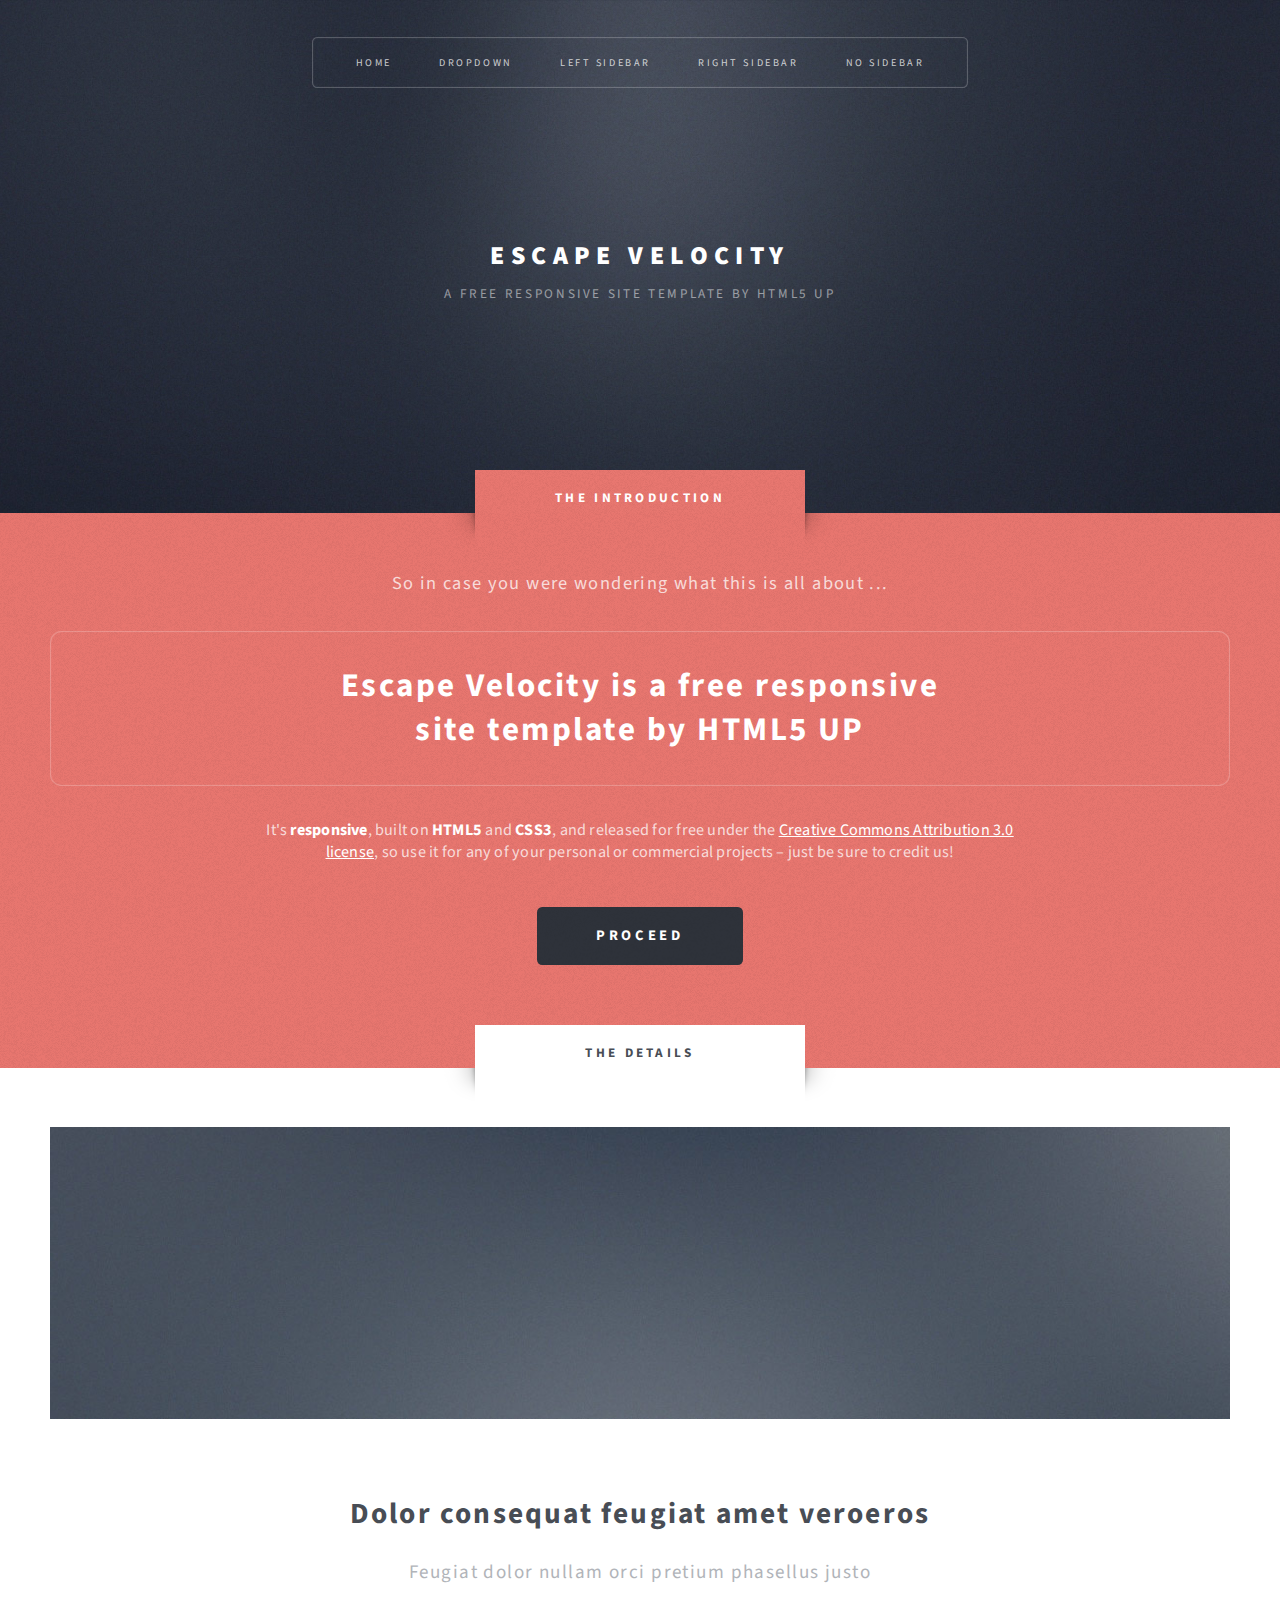
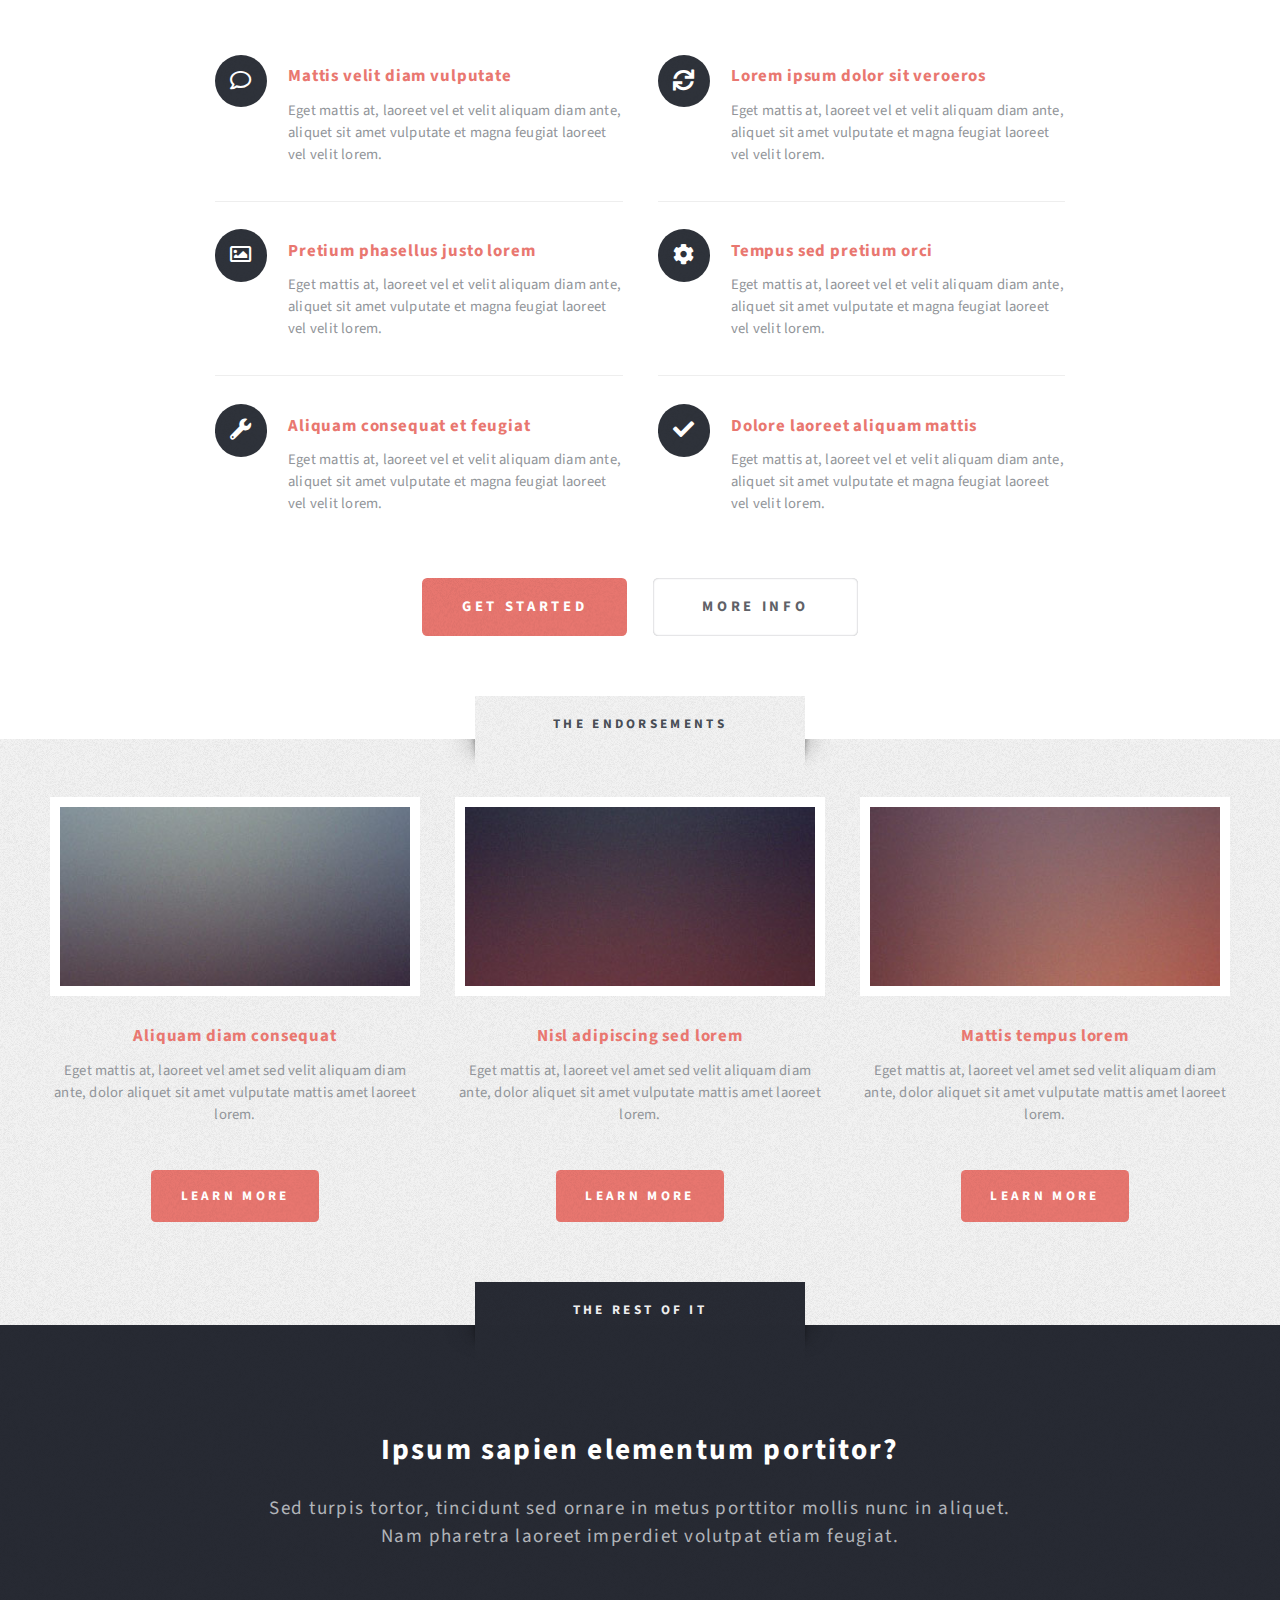
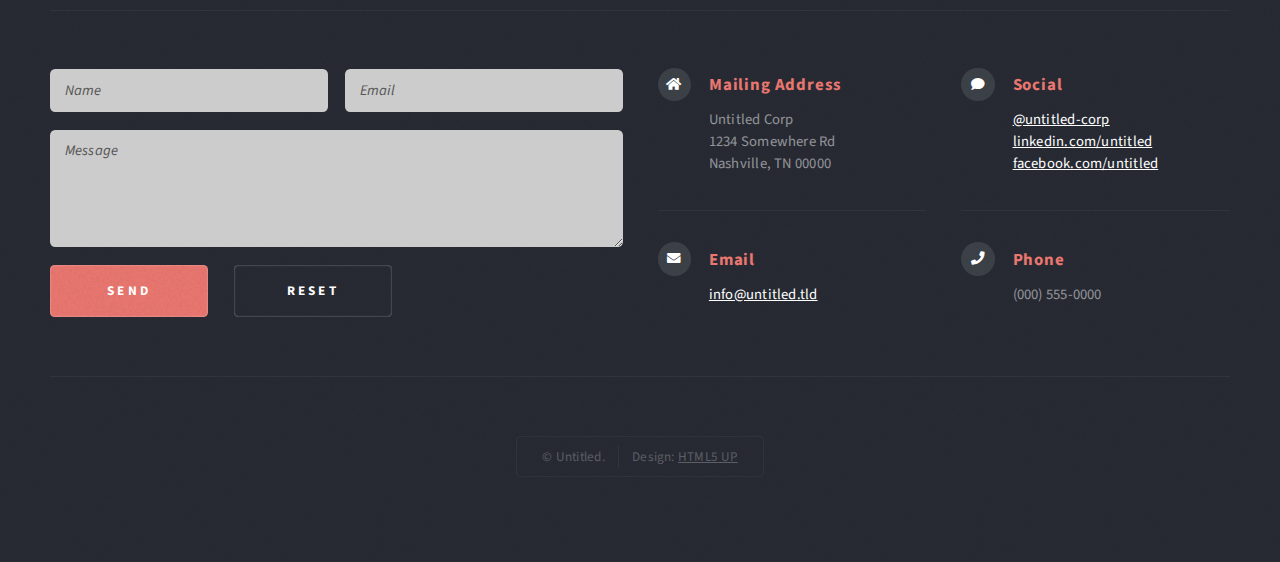
<file: Prototipos/Backups/html5up-escape-velocity/index.html>
<!DOCTYPE HTML>
<!--
	Escape Velocity by HTML5 UP
	html5up.net | @ajlkn
	Free for personal and commercial use under the CCA 3.0 license (html5up.net/license)
-->
<html>
	<head>
		<title>Escape Velocity by HTML5 UP</title>
		<meta charset="utf-8" />
		<meta name="viewport" content="width=device-width, initial-scale=1, user-scalable=no" />
		<link rel="stylesheet" href="assets/css/main.css" />
	</head>
	<body class="homepage is-preload">
		<div id="page-wrapper">

			<!-- Header -->
				<section id="header" class="wrapper">

					<!-- Logo -->
						<div id="logo">
							<h1><a href="index.html">Escape Velocity</a></h1>
							<p>A free responsive site template by HTML5 UP</p>
						</div>

					<!-- Nav -->
						<nav id="nav">
							<ul>
								<li class="current"><a href="index.html">Home</a></li>
								<li>
									<a href="#">Dropdown</a>
									<ul>
										<li><a href="#">Lorem ipsum</a></li>
										<li><a href="#">Magna veroeros</a></li>
										<li><a href="#">Etiam nisl</a></li>
										<li>
											<a href="#">Sed consequat</a>
											<ul>
												<li><a href="#">Lorem dolor</a></li>
												<li><a href="#">Amet consequat</a></li>
												<li><a href="#">Magna phasellus</a></li>
												<li><a href="#">Etiam nisl</a></li>
												<li><a href="#">Sed feugiat</a></li>
											</ul>
										</li>
										<li><a href="#">Nisl tempus</a></li>
									</ul>
								</li>
								<li><a href="left-sidebar.html">Left Sidebar</a></li>
								<li><a href="right-sidebar.html">Right Sidebar</a></li>
								<li><a href="no-sidebar.html">No Sidebar</a></li>
							</ul>
						</nav>

				</section>

			<!-- Intro -->
				<section id="intro" class="wrapper style1">
					<div class="title">The Introduction</div>
					<div class="container">
						<p class="style1">So in case you were wondering what this is all about ...</p>
						<p class="style2">
							Escape Velocity is a free responsive<br class="mobile-hide" />
							site template by <a href="http://html5up.net" class="nobr">HTML5 UP</a>
						</p>
						<p class="style3">It's <strong>responsive</strong>, built on <strong>HTML5</strong> and <strong>CSS3</strong>, and released for
						free under the <a href="http://html5up.net/license">Creative Commons Attribution 3.0 license</a>, so use it for any of
						your personal or commercial projects &ndash; just be sure to credit us!</p>
						<ul class="actions">
							<li><a href="#" class="button style3 large">Proceed</a></li>
						</ul>
					</div>
				</section>

			<!-- Main -->
				<section id="main" class="wrapper style2">
					<div class="title">The Details</div>
					<div class="container">

						<!-- Image -->
							<a href="#" class="image featured">
								<img src="images/pic01.jpg" alt="" />
							</a>

						<!-- Features -->
							<section id="features">
								<header class="style1">
									<h2>Dolor consequat feugiat amet veroeros</h2>
									<p>Feugiat dolor nullam orci pretium phasellus justo</p>
								</header>
								<div class="feature-list">
									<div class="row">
										<div class="col-6 col-12-medium">
											<section>
												<h3 class="icon fa-comment">Mattis velit diam vulputate</h3>
												<p>Eget mattis at, laoreet vel et velit aliquam diam ante, aliquet sit amet vulputate et magna feugiat laoreet vel velit lorem.</p>
											</section>
										</div>
										<div class="col-6 col-12-medium">
											<section>
												<h3 class="icon solid fa-sync">Lorem ipsum dolor sit veroeros</h3>
												<p>Eget mattis at, laoreet vel et velit aliquam diam ante, aliquet sit amet vulputate et magna feugiat laoreet vel velit lorem.</p>
											</section>
										</div>
										<div class="col-6 col-12-medium">
											<section>
												<h3 class="icon fa-image">Pretium phasellus justo lorem</h3>
												<p>Eget mattis at, laoreet vel et velit aliquam diam ante, aliquet sit amet vulputate et magna feugiat laoreet vel velit lorem.</p>
											</section>
										</div>
										<div class="col-6 col-12-medium">
											<section>
												<h3 class="icon solid fa-cog">Tempus sed pretium orci</h3>
												<p>Eget mattis at, laoreet vel et velit aliquam diam ante, aliquet sit amet vulputate et magna feugiat laoreet vel velit lorem.</p>
											</section>
										</div>
										<div class="col-6 col-12-medium">
											<section>
												<h3 class="icon solid fa-wrench">Aliquam consequat et feugiat</h3>
												<p>Eget mattis at, laoreet vel et velit aliquam diam ante, aliquet sit amet vulputate et magna feugiat laoreet vel velit lorem.</p>
											</section>
										</div>
										<div class="col-6 col-12-medium">
											<section>
												<h3 class="icon solid fa-check">Dolore laoreet aliquam mattis</h3>
												<p>Eget mattis at, laoreet vel et velit aliquam diam ante, aliquet sit amet vulputate et magna feugiat laoreet vel velit lorem.</p>
											</section>
										</div>
									</div>
								</div>
								<ul class="actions special">
									<li><a href="#" class="button style1 large">Get Started</a></li>
									<li><a href="#" class="button style2 large">More Info</a></li>
								</ul>
							</section>

					</div>
				</section>

			<!-- Highlights -->
				<section id="highlights" class="wrapper style3">
					<div class="title">The Endorsements</div>
					<div class="container">
						<div class="row aln-center">
							<div class="col-4 col-12-medium">
								<section class="highlight">
									<a href="#" class="image featured"><img src="images/pic02.jpg" alt="" /></a>
									<h3><a href="#">Aliquam diam consequat</a></h3>
									<p>Eget mattis at, laoreet vel amet sed velit aliquam diam ante, dolor aliquet sit amet vulputate mattis amet laoreet lorem.</p>
									<ul class="actions">
										<li><a href="#" class="button style1">Learn More</a></li>
									</ul>
								</section>
							</div>
							<div class="col-4 col-12-medium">
								<section class="highlight">
									<a href="#" class="image featured"><img src="images/pic03.jpg" alt="" /></a>
									<h3><a href="#">Nisl adipiscing sed lorem</a></h3>
									<p>Eget mattis at, laoreet vel amet sed velit aliquam diam ante, dolor aliquet sit amet vulputate mattis amet laoreet lorem.</p>
									<ul class="actions">
										<li><a href="#" class="button style1">Learn More</a></li>
									</ul>
								</section>
							</div>
							<div class="col-4 col-12-medium">
								<section class="highlight">
									<a href="#" class="image featured"><img src="images/pic04.jpg" alt="" /></a>
									<h3><a href="#">Mattis tempus lorem</a></h3>
									<p>Eget mattis at, laoreet vel amet sed velit aliquam diam ante, dolor aliquet sit amet vulputate mattis amet laoreet lorem.</p>
									<ul class="actions">
										<li><a href="#" class="button style1">Learn More</a></li>
									</ul>
								</section>
							</div>
						</div>
					</div>
				</section>

			<!-- Footer -->
				<section id="footer" class="wrapper">
					<div class="title">The Rest Of It</div>
					<div class="container">
						<header class="style1">
							<h2>Ipsum sapien elementum portitor?</h2>
							<p>
								Sed turpis tortor, tincidunt sed ornare in metus porttitor mollis nunc in aliquet.<br />
								Nam pharetra laoreet imperdiet volutpat etiam feugiat.
							</p>
						</header>
						<div class="row">
							<div class="col-6 col-12-medium">

								<!-- Contact Form -->
									<section>
										<form method="post" action="#">
											<div class="row gtr-50">
												<div class="col-6 col-12-small">
													<input type="text" name="name" id="contact-name" placeholder="Name" />
												</div>
												<div class="col-6 col-12-small">
													<input type="text" name="email" id="contact-email" placeholder="Email" />
												</div>
												<div class="col-12">
													<textarea name="message" id="contact-message" placeholder="Message" rows="4"></textarea>
												</div>
												<div class="col-12">
													<ul class="actions">
														<li><input type="submit" class="style1" value="Send" /></li>
														<li><input type="reset" class="style2" value="Reset" /></li>
													</ul>
												</div>
											</div>
										</form>
									</section>

							</div>
							<div class="col-6 col-12-medium">

								<!-- Contact -->
									<section class="feature-list small">
										<div class="row">
											<div class="col-6 col-12-small">
												<section>
													<h3 class="icon solid fa-home">Mailing Address</h3>
													<p>
														Untitled Corp<br />
														1234 Somewhere Rd<br />
														Nashville, TN 00000
													</p>
												</section>
											</div>
											<div class="col-6 col-12-small">
												<section>
													<h3 class="icon solid fa-comment">Social</h3>
													<p>
														<a href="#">@untitled-corp</a><br />
														<a href="#">linkedin.com/untitled</a><br />
														<a href="#">facebook.com/untitled</a>
													</p>
												</section>
											</div>
											<div class="col-6 col-12-small">
												<section>
													<h3 class="icon solid fa-envelope">Email</h3>
													<p>
														<a href="#">info@untitled.tld</a>
													</p>
												</section>
											</div>
											<div class="col-6 col-12-small">
												<section>
													<h3 class="icon solid fa-phone">Phone</h3>
													<p>
														(000) 555-0000
													</p>
												</section>
											</div>
										</div>
									</section>

							</div>
						</div>
						<div id="copyright">
							<ul>
								<li>&copy; Untitled.</li><li>Design: <a href="http://html5up.net">HTML5 UP</a></li>
							</ul>
						</div>
					</div>
				</section>

		</div>

		<!-- Scripts -->
			<script src="assets/js/jquery.min.js"></script>
			<script src="assets/js/jquery.dropotron.min.js"></script>
			<script src="assets/js/browser.min.js"></script>
			<script src="assets/js/breakpoints.min.js"></script>
			<script src="assets/js/util.js"></script>
			<script src="assets/js/main.js"></script>

	</body>
</html>
</file>
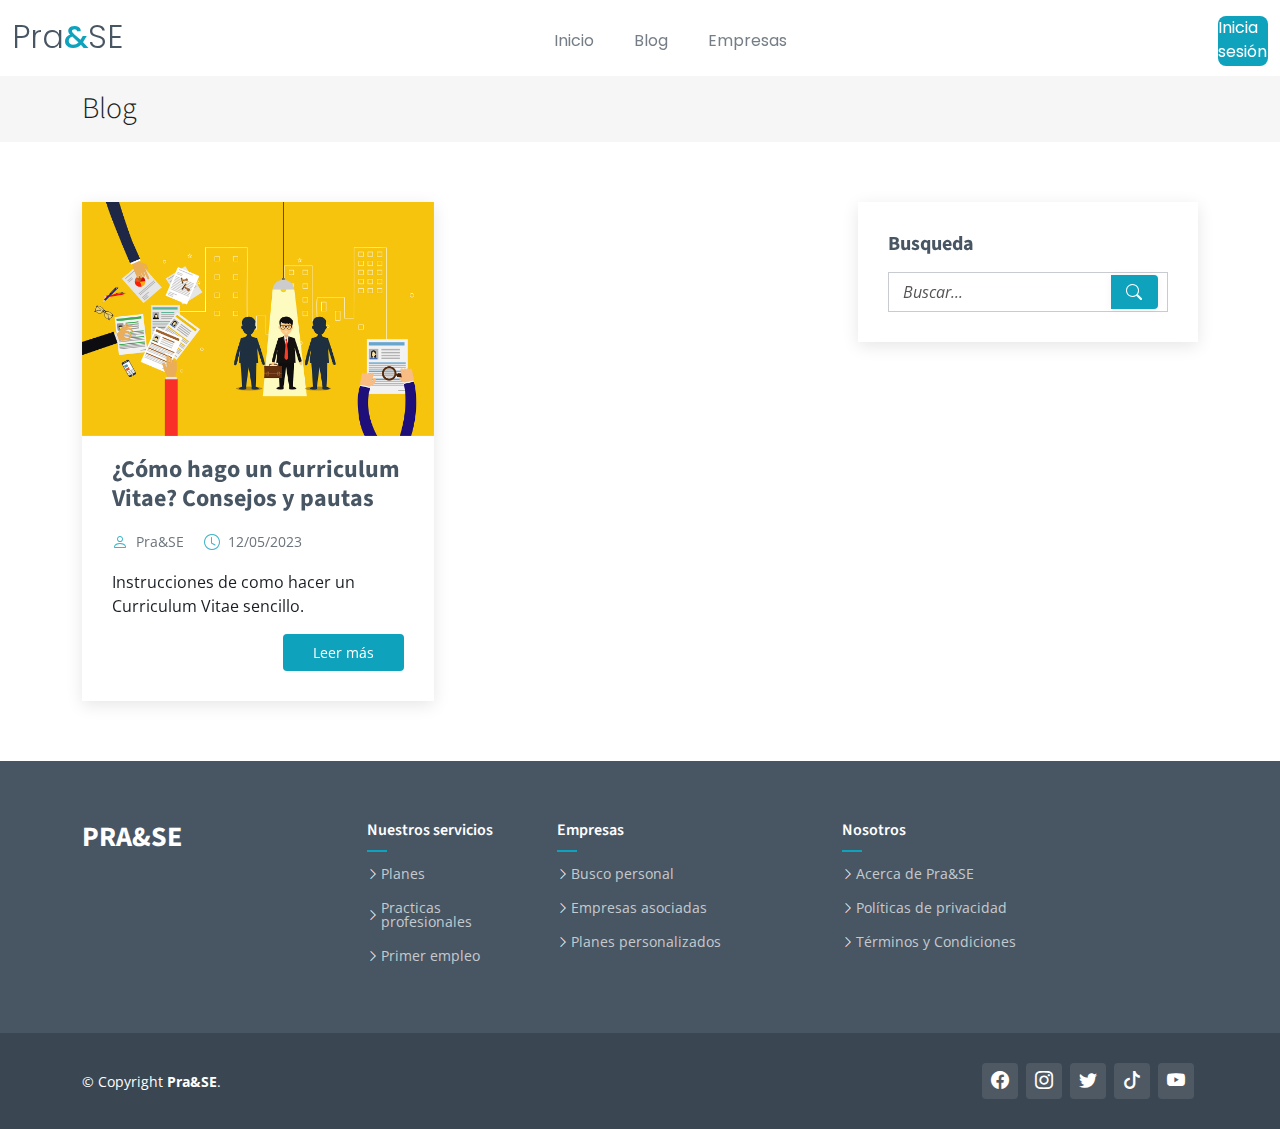
<file: Pra&SE.Web (Oficial)/blog.html>
<!DOCTYPE html>
<html lang="es">
<!-- Google tag (gtag.js) -->
<script async src="https://www.googletagmanager.com/gtag/js?id=G-8NFXBLEQ46"></script>
<script>
  window.dataLayer = window.dataLayer || [];
  function gtag(){dataLayer.push(arguments);}
  gtag('js', new Date());

  gtag('config', 'G-8NFXBLEQ46');
</script>
<head>
  <meta charset="utf-8">
  <meta content="width=device-width, initial-scale=1.0" name="viewport">

  <title>Pra&SE | Blog</title>
  <meta content="" name="description">
  <meta content="" name="keywords">

  <!-- Favicons -->
  <link href="assets/img/favicon.png" rel="icon">
  <link href="assets/img/apple-touch-icon.png" rel="apple-touch-icon">

  <!-- Google Fonts -->
  <link rel="preconnect" href="https://fonts.googleapis.com">
  <link rel="preconnect" href="https://fonts.gstatic.com" crossorigin>
  <link href="https://fonts.googleapis.com/css2?family=Open+Sans:ital,wght@0,300;0,400;0,500;0,600;0,700;1,300;1,400;1,500;1,600;1,700&family=Poppins:ital,wght@0,300;0,400;0,500;0,600;0,700;1,300;1,400;1,500;1,600;1,700&family=Source+Sans+Pro:ital,wght@0,300;0,400;0,600;0,700;1,300;1,400;1,600;1,700&display=swap" rel="stylesheet">

  <!-- Vendor CSS Files -->
  <link href="assets/vendor/bootstrap/css/bootstrap.min.css" rel="stylesheet">
  <link href="assets/vendor/bootstrap-icons/bootstrap-icons.css" rel="stylesheet">
  <link href="assets/vendor/aos/aos.css" rel="stylesheet">
  <link href="assets/vendor/glightbox/css/glightbox.min.css" rel="stylesheet">
  <link href="assets/vendor/swiper/swiper-bundle.min.css" rel="stylesheet">

  <!-- Variables CSS Files. Uncomment your preferred color scheme -->
  <link href="assets/css/variables.css" rel="stylesheet">

  <!-- Template Main CSS File -->
  <link href="assets/css/main.css" rel="stylesheet">
  <link rel="shortcut icon" href="assets/img/index/Pra&SE.png">
  
</head>

<body>

  <!-- ======= Header ======= -->
  <header id="header" class="header fixed-top" data-scrollto-offset="0">
    <div class="container-fluid d-flex align-items-center justify-content-between">

      <a href="index.html" class="logo d-flex align-items-center scrollto me-auto me-lg-0">
     
        <!-- <img src="assets/img/logo.png" alt=""> -->
        <h1>Pra<span>&</span>SE</h1>
      </a>

      <nav id="navbar" class="navbar">
        <ul>

          
          <li><a href="index.html">Inicio</a></li>
          <li><a href="blog.html">Blog</a></li>
          <li><a href="Empresas.html">Empresas</a></li>
        </ul>
        <i class="bi bi-list mobile-nav-toggle d-none"></i>
      </nav><!-- .navbar -->

      <a class="btn-getstarted scrollto" href="#"target="_blank" rel="noopener noreferrer">Inicia sesión</a>

    </div>
  </header><!-- End Header -->

  <main id="main">

    <!-- ======= Breadcrumbs ======= -->
    <div class="breadcrumbs">
      <div class="container">

        <div class="d-flex justify-content-between align-items-center">
          <h2>Blog</h2>
        </div>

      </div>
    </div><!-- End Breadcrumbs -->

    <!-- ======= Blog Section ======= -->
    <section id="blog" class="blog">
      <div class="container" data-aos="fade-up">

        <div class="row g-5">

          <div class="col-lg-8">

            <div class="row gy-4 posts-list">

              <div class="col-lg-6">
                <article class="d-flex flex-column">

                  <div class="post-img">
                    <img src="assets/img/blog/cv.png" alt="" class="img-fluid">
                  </div>

                  <h2 class="title">
                    <a href="Blog/blog-details.html">¿Cómo hago un Curriculum Vitae? Consejos y pautas</a>
                  </h2>

                  <div class="meta-top">
                    <ul>
                      <li class="d-flex align-items-center"><i class="bi bi-person"></i> <a href="Blog/blog-details.html">Pra&SE</a></li>
                      <li class="d-flex align-items-center"><i class="bi bi-clock"></i> <a href="Blog/blog-details.html"><time datetime="09/05/2023">12/05/2023</time></a></li>
                    </ul>
                  </div>

                  <div class="content">
                    <p>
                      Instrucciones de como hacer un Curriculum Vitae sencillo.
                    </p>
                  </div>

                  <div class="read-more mt-auto align-self-end">
                    <a href="Blog/blog-details.html">Leer más</a>
                  </div>

                </article>
              </div><!-- End post list item -->
            </div><!-- End blog posts list -->

          </div>

          <div class="col-lg-4">

            <div class="sidebar">

              <div class="sidebar-item search-form">
                <h3 class="sidebar-title">Busqueda</h3>
                <form action="" class="mt-3">
                  <div class="input-group">
                    <input type="text" class="form-control" placeholder="Buscar...">
                    <button type="submit" class="btn btn-primary"><i class="bi bi-search"></i></button>
                  </div>
                </form>
              </div><!-- End sidebar search formn-->

            </div><!-- End Blog Sidebar -->

          </div>

        </div>

      </div>
    </section><!-- End Blog Section -->

  </main><!-- End #main -->

 <!-- ======= Footer ======= -->
 <footer id="footer" class="footer">

  <div class="footer-content">
    <div class="container">
      <div class="row">

        <div class="col-lg-3 col-md-6">
          <div class="footer-info">
            <h3>Pra&SE</h3>
            <p>
              
            </p>
            
          </div>
          
        </div>

        <div class="col-lg-2 col-md-6 footer-links">
          <h4>Nuestros servicios</h4>
          <ul>
            <li><i class="bi bi-chevron-right"></i> <a href="Planes.html">Planes</a></li>
            <li><i class="bi bi-chevron-right"></i> <a href="Practicas-profesionales.html">Practicas profesionales</a></li>
            <li><i class="bi bi-chevron-right"></i> <a href="Primer-empleo.html">Primer empleo</a></li>
          </ul>
        </div>

        <div class="col-lg-3 col-md-6 footer-links">
          <h4>Empresas</h4>
          <ul>
            <li><i class="bi bi-chevron-right"></i> <a href="Busco-personal.html">Busco personal</a></li>
            <li><i class="bi bi-chevron-right"></i> <a href="Empresas.html">Empresas asociadas</a></li>
            <li><i class="bi bi-chevron-right"></i> <a href="Planes.html">Planes personalizados</a></li>
          </ul>
        </div>

        <div class="col-lg-3 col-md-6 footer-links">
          <h4>Nosotros</h4>
          <ul>
            <li><i class="bi bi-chevron-right"></i> <a href="Nosotros.html">Acerca de Pra&SE</a></li>
            <li><i class="bi bi-chevron-right"></i> <a href="assets/Docs/Politicas de Proteccion de Datos Personales para el uso de PRAYSE.pdf">Políticas de privacidad</a></li>
              <li><i class="bi bi-chevron-right"></i><a href="assets/Docs/Terminos y Condiciones.pdf">Términos y Condiciones</a></li>
          </ul>
        </div>

        

      </div>
    </div>
  </div>

  <div class="footer-legal text-center">
    <div class="container d-flex flex-column flex-lg-row justify-content-center justify-content-lg-between align-items-center">

      <div class="d-flex flex-column align-items-center align-items-lg-start">
        <div class="copyright">
          &copy; Copyright <strong><span>Pra&SE</span></strong>.
        </div>
        
      </div>

      <div class="social-links order-first order-lg-last mb-3 mb-lg-0">
          
        <a href="#" class="facebook"><i class="bi bi-facebook"></i></a>
        <a href="#" class="instagram"><i class="bi bi-instagram"></i></a>
        <a href="#" class="twitter"><i class="bi bi-twitter"></i></a>
        <a href="#" class="google-plus"><i class="bi bi-tiktok"></i></a>
        <a href="#" class="linkedin"><i class="bi bi-youtube"></i></a>
      </div>

    </div>
  </div>

</footer><!-- End Footer -->
  <a href="#" class="scroll-top d-flex align-items-center justify-content-center"><i class="bi bi-arrow-up-short"></i></a>

  <div id="preloader"></div>

  <!-- Vendor JS Files -->
  <script src="assets/vendor/bootstrap/js/bootstrap.bundle.min.js"></script>
  <script src="assets/vendor/aos/aos.js"></script>
  <script src="assets/vendor/glightbox/js/glightbox.min.js"></script>
  <script src="assets/vendor/isotope-layout/isotope.pkgd.min.js"></script>
  <script src="assets/vendor/swiper/swiper-bundle.min.js"></script>
  <script src="assets/vendor/php-email-form/validate.js"></script>

  <!-- Template Main JS File -->
  <script src="assets/js/main.js"></script>

</body>

</html>
</file>
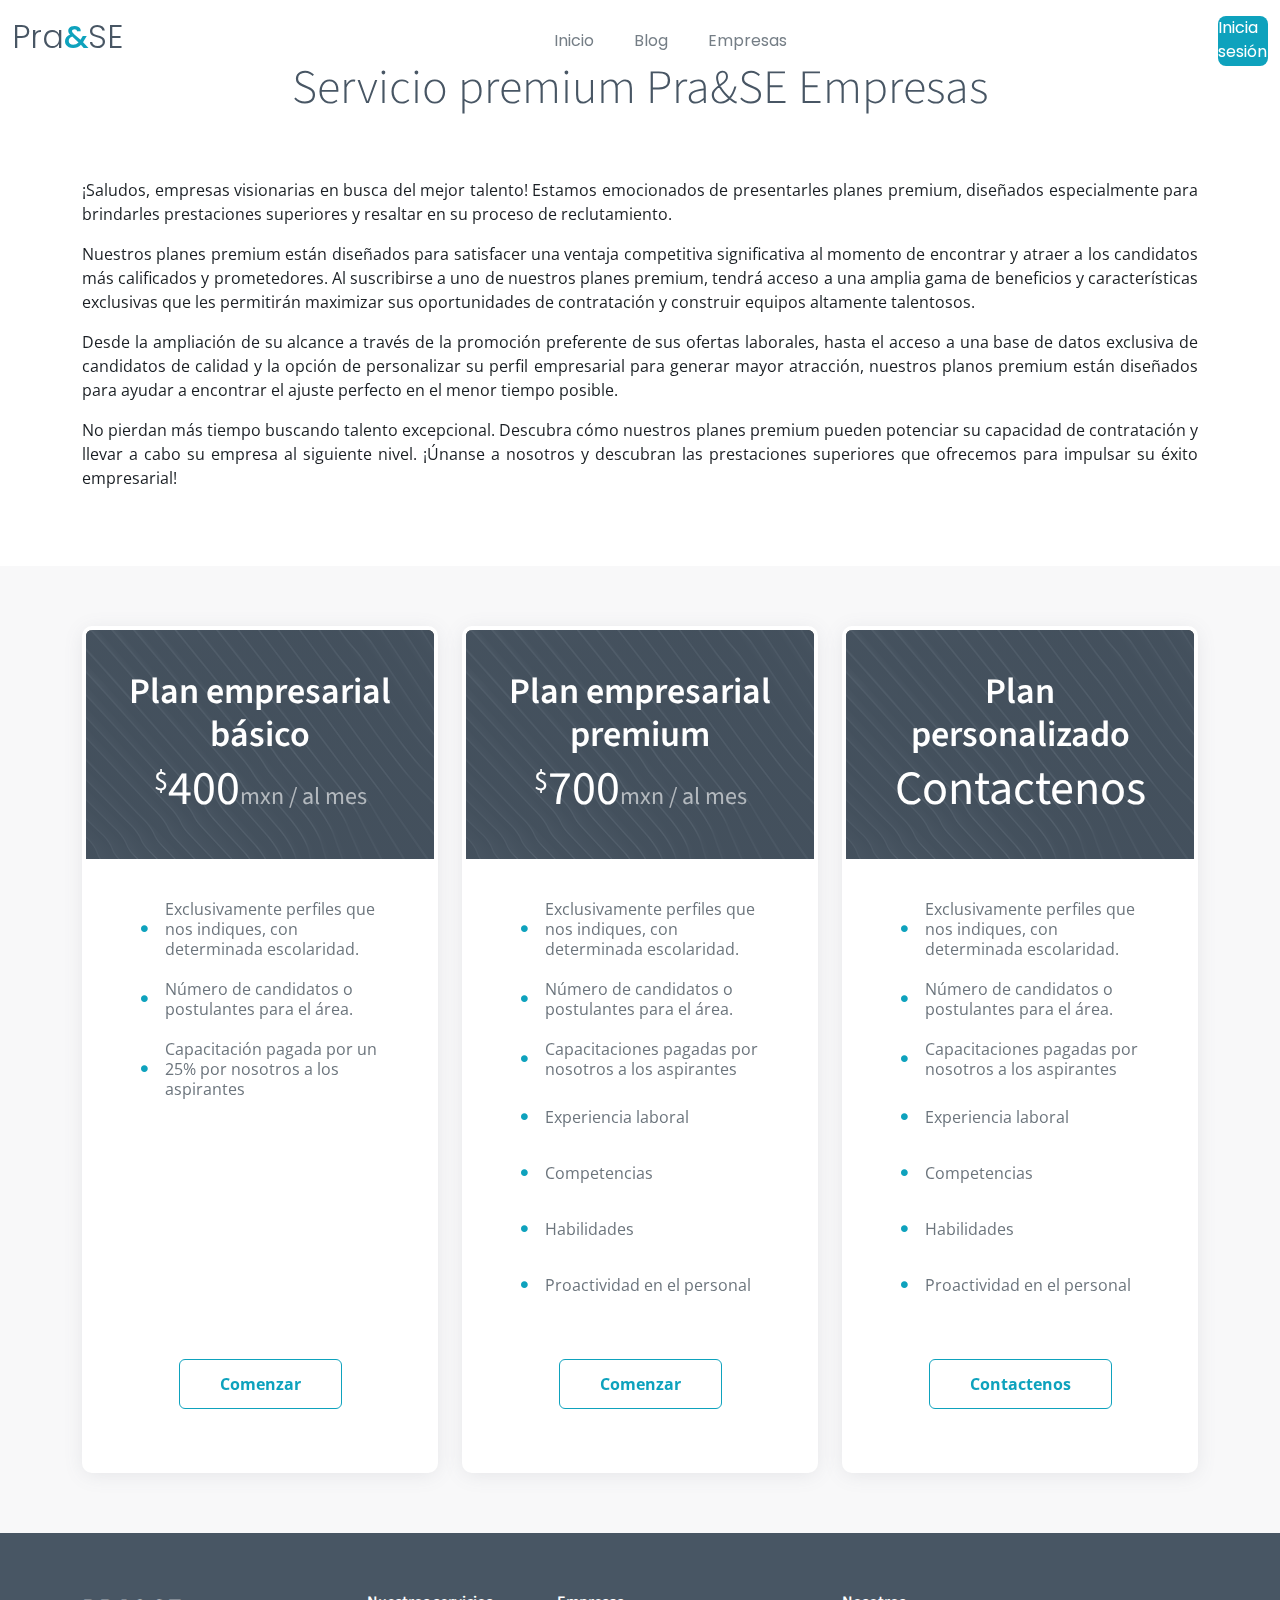
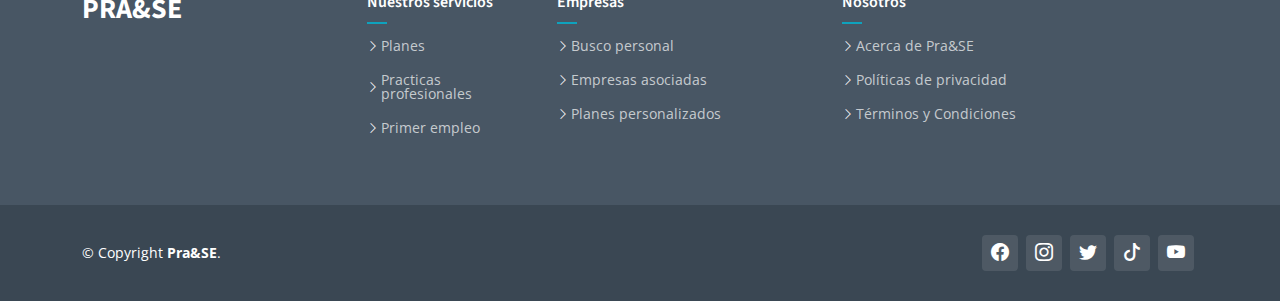
<file: Pra&SE.Web (Oficial)/Busco-personal.html>
<!DOCTYPE html>
<html lang="es">
<!-- Google tag (gtag.js) -->
<script async src="https://www.googletagmanager.com/gtag/js?id=G-8NFXBLEQ46"></script>
<script>
  window.dataLayer = window.dataLayer || [];
  function gtag(){dataLayer.push(arguments);}
  gtag('js', new Date());

  gtag('config', 'G-8NFXBLEQ46');
</script>
<head>
  <meta charset="utf-8">
  <meta content="width=device-width, initial-scale=1.0" name="viewport">

  <title>Pra&SE | Planes empresariales</title>
  <meta content="" name="description">
  <meta content="" name="keywords">

  <!-- Favicons -->
  <link href="assets/img/favicon.png" rel="icon">
  <link href="assets/img/apple-touch-icon.png" rel="apple-touch-icon">

  <!-- Google Fonts -->
  <link rel="preconnect" href="https://fonts.googleapis.com">
  <link rel="preconnect" href="https://fonts.gstatic.com" crossorigin>
  <link href="https://fonts.googleapis.com/css2?family=Open+Sans:ital,wght@0,300;0,400;0,500;0,600;0,700;1,300;1,400;1,500;1,600;1,700&family=Poppins:ital,wght@0,300;0,400;0,500;0,600;0,700;1,300;1,400;1,500;1,600;1,700&family=Source+Sans+Pro:ital,wght@0,300;0,400;0,600;0,700;1,300;1,400;1,600;1,700&display=swap" rel="stylesheet">

  <!-- Vendor CSS Files -->
  <link href="assets/vendor/bootstrap/css/bootstrap.min.css" rel="stylesheet">
  <link href="assets/vendor/bootstrap-icons/bootstrap-icons.css" rel="stylesheet">
  <link href="assets/vendor/aos/aos.css" rel="stylesheet">
  <link href="assets/vendor/glightbox/css/glightbox.min.css" rel="stylesheet">
  <link href="assets/vendor/swiper/swiper-bundle.min.css" rel="stylesheet">

  <!-- Variables CSS Files. Uncomment your preferred color scheme -->
  <link href="assets/css/variables.css" rel="stylesheet">
  

  <!-- Template Main CSS File -->
  <link href="assets/css/main.css" rel="stylesheet">
  <link rel="shortcut icon" href="assets/img/index/Pra&SE.png">
  
</head>

<body>

 <!-- ======= Header ======= -->
 <header id="header" class="header fixed-top" data-scrollto-offset="0">
  <div class="container-fluid d-flex align-items-center justify-content-between">

    <a href="index.html" class="logo d-flex align-items-center scrollto me-auto me-lg-0">
   
      <!-- <img src="assets/img/logo.png" alt=""> -->
      <h1>Pra<span>&</span>SE</h1>
    </a>

    <nav id="navbar" class="navbar">
      <ul>

        
        <li><a href="index.html">Inicio</a></li>
        <li><a href="blog.html">Blog</a></li>
        <li><a href="Busco-personal.html">Empresas</a></li>
      </ul>
      <i class="bi bi-list mobile-nav-toggle d-none"></i>
    </nav><!-- .navbar -->

    <a class="btn-getstarted scrollto" href="#"target="_blank" rel="noopener noreferrer">Inicia sesión</a>

  </div>
</header><!-- End Header -->
  <main id="main">

    <!-- ======= Blog Section ======= -->
    <section class="inner-page">
      <div class="container" data-aos="fade-up">
        <div class="section-header">
          <h2>Servicio premium Pra&SE Empresas</h2>
        </div>
        <p style="text-align: justify;">
          ¡Saludos, empresas visionarias en busca del mejor talento! Estamos emocionados de presentarles planes premium, diseñados 
          especialmente para brindarles prestaciones superiores y resaltar en su proceso de reclutamiento.
        </p>

        <p style="text-align: justify;">
          Nuestros planes premium están diseñados para satisfacer una ventaja competitiva significativa al momento de encontrar y 
          atraer a los candidatos más calificados y prometedores. Al suscribirse a uno de nuestros planes premium, tendrá acceso a una amplia 
          gama de beneficios y características exclusivas que les permitirán maximizar sus oportunidades de contratación y construir equipos altamente talentosos.
        </p>

        <p style="text-align: justify;">
          Desde la ampliación de su alcance a través de la promoción preferente de sus ofertas laborales, hasta el acceso a una base de 
          datos exclusiva de candidatos de calidad y la opción de personalizar su perfil empresarial para generar mayor atracción, nuestros 
          planos premium están diseñados para ayudar a encontrar el ajuste perfecto en el menor tiempo posible.
        </p>

        <p style="text-align: justify;">
          No pierdan más tiempo buscando talento excepcional. Descubra cómo nuestros planes premium pueden potenciar su capacidad de 
          contratación y llevar a cabo su empresa al siguiente nivel. ¡Únanse a nosotros y descubran las prestaciones superiores que ofrecemos 
          para impulsar su éxito empresarial!
        </p>
      </div>
    </section><!-- End Inner Page -->

     <!-- ======= Pricing Section ======= -->
<section id="pricing" class="pricing">
  <div class="container" data-aos="fade-up">
    
    <div class="row gy-4">

      <div class="col-lg-4" data-aos="zoom-in" data-aos-delay="200">
        <div class="pricing-item">

          <div class="pricing-header">
            <h3>Plan empresarial básico</h3>
            <h4><sup>$</sup>400<span>mxn / al mes</span></h4>
          </div>

          <ul>
            <li><i class="bi bi-dot"></i> <span>Exclusivamente perfiles que nos indiques, con determinada escolaridad.</span></li>
            <li><i class="bi bi-dot"></i> <span>Número de candidatos o postulantes para el área.</span></li>
            <li><i class="bi bi-dot"></i> <span>Capacitación pagada por un 25% por nosotros a los aspirantes</span></li>
            
          </ul>

          <div class="text-center mt-auto">
            <a href="#" class="buy-btn">Comenzar</a>
          </div>

        </div>
      </div><!-- End Pricing Item -->

      

      <div class="col-lg-4" data-aos="zoom-in" data-aos-delay="600">
        <div class="pricing-item">

          <div class="pricing-header">
            <h3>Plan empresarial premium</h3>
            <h4><sup>$</sup>700<span>mxn / al mes</span></h4>
          </div>

          <ul>
            <li><i class="bi bi-dot"></i> <span>Exclusivamente perfiles que nos indiques, con determinada escolaridad.</span></li>
            <li><i class="bi bi-dot"></i> <span>Número de candidatos o postulantes para el área.</span></li>
            <li><i class="bi bi-dot"></i> <span>Capacitaciones pagadas por nosotros a los aspirantes</span></li>
            <li><i class="bi bi-dot"></i> <span>Experiencia laboral</span></li>
            <li><i class="bi bi-dot"></i> <span>Competencias</span></li>
            <li><i class="bi bi-dot"></i> <span>Habilidades</span></li>
            <li><i class="bi bi-dot"></i> <span>Proactividad en el personal</span></li>
          </ul>

          <div class="text-center mt-auto">
            <a href="#" class="buy-btn">Comenzar</a>
          </div>

        </div>
      </div><!-- End Pricing Item -->

      <div class="col-lg-4" data-aos="zoom-in" data-aos-delay="600">
        <div class="pricing-item">

          <div class="pricing-header">
            <h3>Plan personalizado</h3>
            <h4>Contactenos</h4>
          </div>

          <ul>
            <li><i class="bi bi-dot"></i> <span>Exclusivamente perfiles que nos indiques, con determinada escolaridad.</span></li>
            <li><i class="bi bi-dot"></i> <span>Número de candidatos o postulantes para el área.</span></li>
            <li><i class="bi bi-dot"></i> <span>Capacitaciones pagadas por nosotros a los aspirantes</span></li>
            <li><i class="bi bi-dot"></i> <span>Experiencia laboral</span></li>
            <li><i class="bi bi-dot"></i> <span>Competencias</span></li>
            <li><i class="bi bi-dot"></i> <span>Habilidades</span></li>
            <li><i class="bi bi-dot"></i> <span>Proactividad en el personal</span></li>
          </ul>

          <div class="text-center mt-auto">
            <a href="Nosotros.html#contact" class="buy-btn">Contactenos</a>
          </div>

        </div>
      </div><!-- End Pricing Item -->

    </div>

  </div>
</section><!-- End Pricing Section -->
  </main><!-- End #main -->
  <!-- ======= Footer ======= -->
  <footer id="footer" class="footer">
    <div class="footer-content">
      <div class="container">
        <div class="row">
          <div class="col-lg-3 col-md-6">
            <div class="footer-info">
              <h3>Pra&SE</h3>
            </div>          
          </div>
          <div class="col-lg-2 col-md-6 footer-links">
            <h4>Nuestros servicios</h4>
            <ul>
              <li><i class="bi bi-chevron-right"></i> <a href="Planes.html">Planes</a></li>
              <li><i class="bi bi-chevron-right"></i> <a href="Practicas-profesionales.html">Practicas profesionales</a></li>
              <li><i class="bi bi-chevron-right"></i> <a href="Primer-empleo.html">Primer empleo</a></li>
            </ul>
          </div>

          <div class="col-lg-3 col-md-6 footer-links">
            <h4>Empresas</h4>
            <ul>
              <li><i class="bi bi-chevron-right"></i> <a href="Busco-personal.html">Busco personal</a></li>
              <li><i class="bi bi-chevron-right"></i> <a href="Empresas.html">Empresas asociadas</a></li>
              <li><i class="bi bi-chevron-right"></i> <a href="Planes.html">Planes personalizados</a></li>
            </ul>
          </div>

          <div class="col-lg-3 col-md-6 footer-links">
            <h4>Nosotros</h4>
            <ul>
              <li><i class="bi bi-chevron-right"></i> <a href="Nosotros.html">Acerca de Pra&SE</a></li>
              <li><i class="bi bi-chevron-right"></i> <a href="assets/Docs/Politicas de Proteccion de Datos Personales para el uso de PRAYSE.pdf">Políticas de privacidad</a></li>

              <li><i class="bi bi-chevron-right"></i><a href="assets/Docs/Terminos y Condiciones.pdf">Términos y Condiciones</a></li>
            </ul>
          </div>

          

        </div>
      </div>
    </div>

    <div class="footer-legal text-center">
      <div class="container d-flex flex-column flex-lg-row justify-content-center justify-content-lg-between align-items-center">

        <div class="d-flex flex-column align-items-center align-items-lg-start">
          <div class="copyright">
            &copy; Copyright <strong><span>Pra&SE</span></strong>.
          </div>
          
        </div>

        <div class="social-links order-first order-lg-last mb-3 mb-lg-0">
          
          <a href="#" class="facebook"><i class="bi bi-facebook"></i></a>
          <a href="#" class="instagram"><i class="bi bi-instagram"></i></a>
          <a href="#" class="twitter"><i class="bi bi-twitter"></i></a>
          <a href="#" class="google-plus"><i class="bi bi-tiktok"></i></a>
          <a href="#" class="linkedin"><i class="bi bi-youtube"></i></a>
        </div>

      </div>
    </div>

  </footer><!-- End Footer -->

  <a href="#" class="scroll-top d-flex align-items-center justify-content-center"><i class="bi bi-arrow-up-short"></i></a>

  <div id="preloader"></div>

  <!-- Vendor JS Files -->
  <script src="assets/vendor/bootstrap/js/bootstrap.bundle.min.js"></script>
  <script src="assets/vendor/aos/aos.js"></script>
  <script src="assets/vendor/glightbox/js/glightbox.min.js"></script>
  <script src="assets/vendor/isotope-layout/isotope.pkgd.min.js"></script>
  <script src="assets/vendor/swiper/swiper-bundle.min.js"></script>
  <script src="assets/vendor/php-email-form/validate.js"></script>

  <!-- Template Main JS File -->
  <script src="assets/js/main.js"></script>

</body>

</html>
</file>
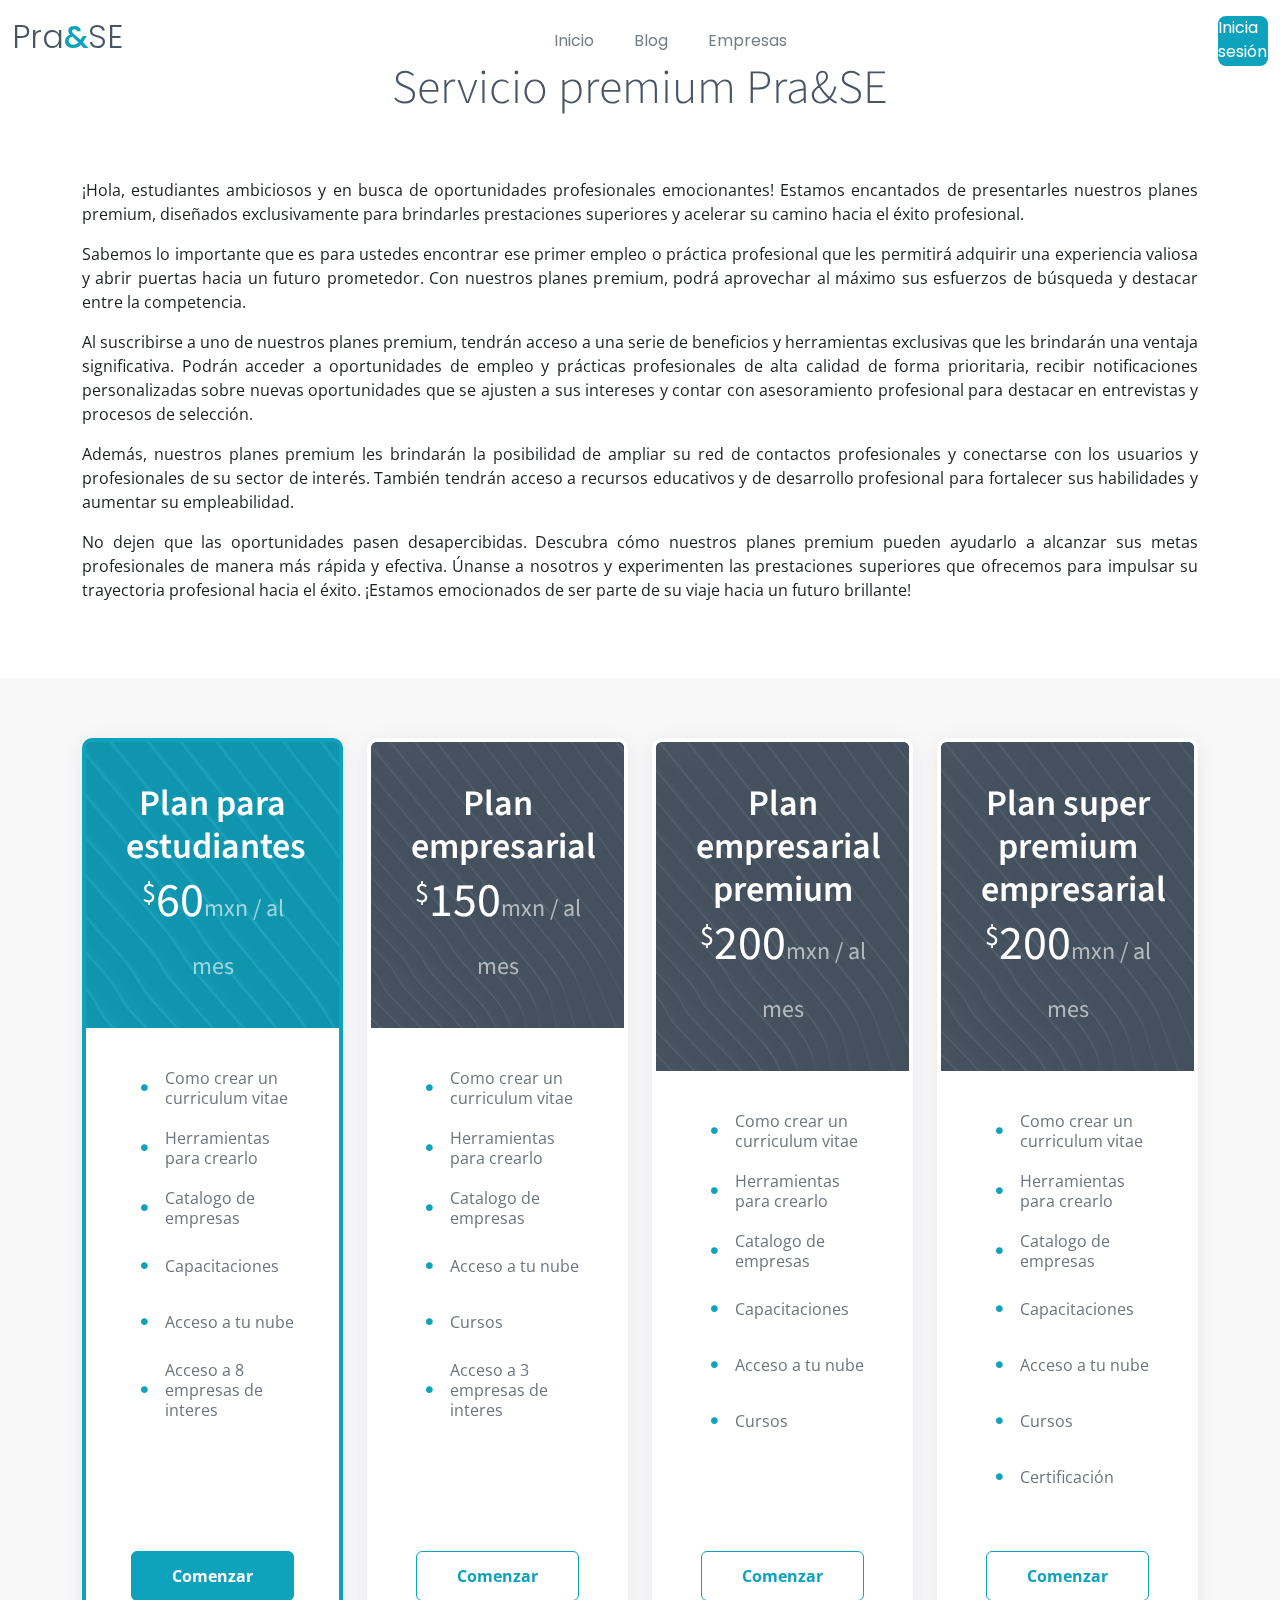
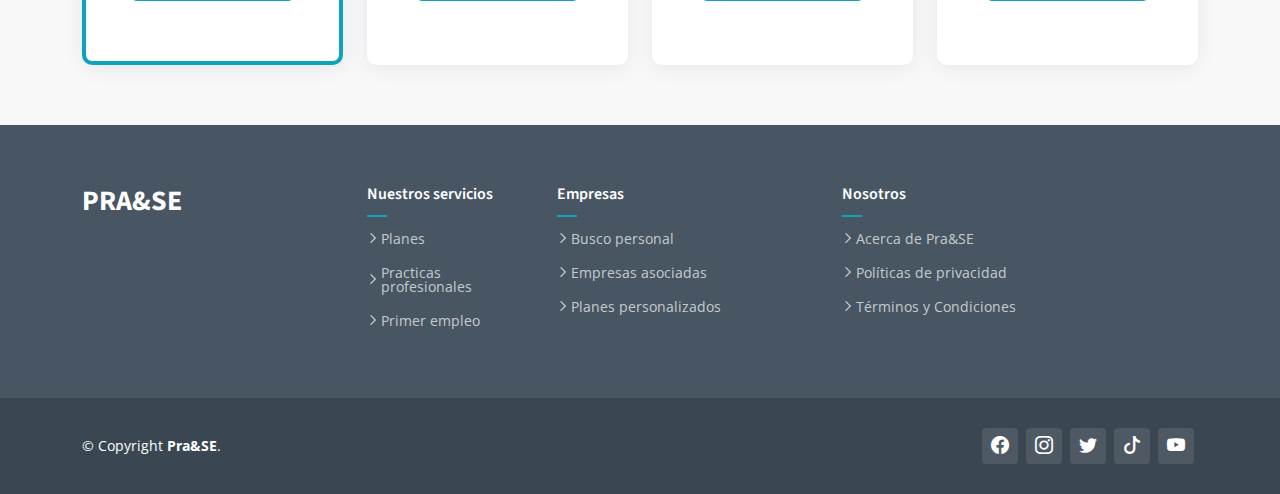
<file: Pra&SE.Web (Oficial)/Planes.html>
<!DOCTYPE html>
<html lang="es">
<!-- Google tag (gtag.js) -->
<script async src="https://www.googletagmanager.com/gtag/js?id=G-8NFXBLEQ46"></script>
<script>
  window.dataLayer = window.dataLayer || [];
  function gtag(){dataLayer.push(arguments);}
  gtag('js', new Date());

  gtag('config', 'G-8NFXBLEQ46');
</script>
<head>
  <meta charset="utf-8">
  <meta content="width=device-width, initial-scale=1.0" name="viewport">

  <title>Pra&SE | Planes</title>
  <meta content="" name="description">
  <meta content="" name="keywords">

  <!-- Favicons -->
  <link href="assets/img/favicon.png" rel="icon">
  <link href="assets/img/apple-touch-icon.png" rel="apple-touch-icon">

  <!-- Google Fonts -->
  <link rel="preconnect" href="https://fonts.googleapis.com">
  <link rel="preconnect" href="https://fonts.gstatic.com" crossorigin>
  <link href="https://fonts.googleapis.com/css2?family=Open+Sans:ital,wght@0,300;0,400;0,500;0,600;0,700;1,300;1,400;1,500;1,600;1,700&family=Poppins:ital,wght@0,300;0,400;0,500;0,600;0,700;1,300;1,400;1,500;1,600;1,700&family=Source+Sans+Pro:ital,wght@0,300;0,400;0,600;0,700;1,300;1,400;1,600;1,700&display=swap" rel="stylesheet">

  <!-- Vendor CSS Files -->
  <link href="assets/vendor/bootstrap/css/bootstrap.min.css" rel="stylesheet">
  <link href="assets/vendor/bootstrap-icons/bootstrap-icons.css" rel="stylesheet">
  <link href="assets/vendor/aos/aos.css" rel="stylesheet">
  <link href="assets/vendor/glightbox/css/glightbox.min.css" rel="stylesheet">
  <link href="assets/vendor/swiper/swiper-bundle.min.css" rel="stylesheet">

  <!-- Variables CSS Files. Uncomment your preferred color scheme -->
  <link href="assets/css/variables.css" rel="stylesheet">
 

  <!-- Template Main CSS File -->
  <link href="assets/css/main.css" rel="stylesheet">
  <link rel="shortcut icon" href="assets/img/index/Pra&SE.png">
</head>

<body>

 <!-- ======= Header ======= -->
 <header id="header" class="header fixed-top" data-scrollto-offset="0">
  <div class="container-fluid d-flex align-items-center justify-content-between">

    <a href="index.html" class="logo d-flex align-items-center scrollto me-auto me-lg-0">
   
      <!-- <img src="assets/img/logo.png" alt=""> -->
      <h1>Pra<span>&</span>SE</h1>
    </a>

    <nav id="navbar" class="navbar">
      <ul>

        
        <li><a href="index.html">Inicio</a></li>
        <li><a href="blog.html">Blog</a></li>
        <li><a href="Empresas.html">Empresas</a></li>
      </ul>
      <i class="bi bi-list mobile-nav-toggle d-none"></i>
    </nav><!-- .navbar -->

    <a class="btn-getstarted scrollto" href="#"target="_blank" rel="noopener noreferrer">Inicia sesión</a>

  </div>
</header><!-- End Header -->
  <main id="main">

    <!-- ======= Blog Section ======= -->
    <section class="inner-page">
      <div class="container" data-aos="fade-up">
        <div class="section-header">
          <h2>Servicio premium Pra&SE</h2>
        </div>
        <p style="text-align: justify;">
          ¡Hola, estudiantes ambiciosos y en busca de oportunidades profesionales emocionantes! Estamos encantados de presentarles 
          nuestros planes premium, diseñados exclusivamente para brindarles prestaciones superiores y acelerar su camino hacia el 
          éxito profesional.
        </p>
        <p style="text-align: justify;">
          Sabemos lo importante que es para ustedes encontrar ese primer empleo o práctica profesional que les permitirá adquirir 
          una experiencia valiosa y abrir puertas hacia un futuro prometedor. Con nuestros planes premium, podrá aprovechar al máximo 
          sus esfuerzos de búsqueda y destacar entre la competencia.
        </p>

        <p style="text-align: justify;">
          Al suscribirse a uno de nuestros planes premium, tendrán acceso a una serie de beneficios y herramientas exclusivas que 
          les brindarán una ventaja significativa. Podrán acceder a oportunidades de empleo y prácticas profesionales de alta calidad 
          de forma prioritaria, recibir notificaciones personalizadas sobre nuevas oportunidades que se ajusten a sus intereses y 
          contar con asesoramiento profesional para destacar en entrevistas y procesos de selección.
        </p>

        <p style="text-align: justify;">
          Además, nuestros planes premium les brindarán la posibilidad de ampliar su red de contactos profesionales y conectarse 
          con los usuarios y profesionales de su sector de interés. También tendrán acceso a recursos educativos y de desarrollo 
          profesional para fortalecer sus habilidades y aumentar su empleabilidad.
        </p>

        <p style="text-align: justify;">
          No dejen que las oportunidades pasen desapercibidas. Descubra cómo nuestros planes premium pueden ayudarlo a alcanzar 
          sus metas profesionales de manera más rápida y efectiva. Únanse a nosotros y experimenten las prestaciones superiores 
          que ofrecemos para impulsar su trayectoria profesional hacia el éxito. ¡Estamos emocionados de ser parte de su viaje 
          hacia un futuro brillante!
        </p>
      </div>
    </section><!-- End Inner Page -->
     <!-- ======= Pricing Section ======= -->
<section id="pricing" class="pricing">
  <div class="container" data-aos="fade-up">
    
    <div class="row gy-4">

      <div class="col-lg-3" data-aos="zoom-in" data-aos-delay="400">
        <div class="pricing-item featured">

          <div class="pricing-header">
            <h3>Plan para estudiantes</h3>
            <h4><sup>$</sup>60<span>mxn / al mes</span></h4>
          </div>

          <ul>
            <li><i class="bi bi-dot"></i> <span>Como crear un curriculum vitae</span></li>
            <li><i class="bi bi-dot"></i> <span>Herramientas para crearlo</span></li>
            <li><i class="bi bi-dot"></i> <span>Catalogo de empresas</span></li>
            <li><i class="bi bi-dot"></i> <span>Capacitaciones</span></li>
            <li><i class="bi bi-dot"></i> <span>Acceso a tu nube</span></li>
            <li><i class="bi bi-dot"></i> <span>Acceso a 8 empresas de interes</span></li>
          </ul>

          <div class="text-center mt-auto">
            <a href="#" class="buy-btn">Comenzar</a>
          </div>

        </div>
      </div><!-- End Pricing Item -->

      <div class="col-lg-3" data-aos="zoom-in" data-aos-delay="600">
        <div class="pricing-item">

          <div class="pricing-header">
            <h3>Plan empresarial</h3>
            <h4><sup>$</sup>150<span>mxn / al mes</span></h4>
          </div>

          <ul>
            <li><i class="bi bi-dot"></i> <span>Como crear un curriculum vitae</span></li>
            <li><i class="bi bi-dot"></i> <span>Herramientas para crearlo</span></li>
            <li><i class="bi bi-dot"></i> <span>Catalogo de empresas</span></li>
            <li><i class="bi bi-dot"></i> <span>Acceso a tu nube</span></li>
            <li><i class="bi bi-dot"></i> <span>Cursos</span></li>
            <li><i class="bi bi-dot"></i> <span>Acceso a 3 empresas de interes</span></li>
          </ul>

          <div class="text-center mt-auto">
            <a href="#" class="buy-btn">Comenzar</a>
          </div>

        </div>
      </div><!-- End Pricing Item -->

      <div class="col-lg-3" data-aos="zoom-in" data-aos-delay="600">
        <div class="pricing-item">

          <div class="pricing-header">
            <h3>Plan empresarial premium</h3>
            <h4><sup>$</sup>200<span>mxn / al mes</span></h4>
          </div>

          <ul>
            <li><i class="bi bi-dot"></i> <span>Como crear un curriculum vitae</span></li>
            <li><i class="bi bi-dot"></i> <span>Herramientas para crearlo</span></li>
            <li><i class="bi bi-dot"></i> <span>Catalogo de empresas</span></li>
            <li><i class="bi bi-dot"></i> <span>Capacitaciones</span></li>
            <li><i class="bi bi-dot"></i> <span>Acceso a tu nube</span></li>
            <li><i class="bi bi-dot"></i> <span>Cursos</span></li>
          </ul>

          <div class="text-center mt-auto">
            <a href="#" class="buy-btn">Comenzar</a>
          </div>

        </div>
      </div><!-- End Pricing Item -->

      <div class="col-lg-3" data-aos="zoom-in" data-aos-delay="600">
        <div class="pricing-item">

          <div class="pricing-header">
            <h3>Plan super premium empresarial</h3>
            <h4><sup>$</sup>200<span>mxn / al mes</span></h4>
          </div>

          <ul>
            <li><i class="bi bi-dot"></i> <span>Como crear un curriculum vitae</span></li>
            <li><i class="bi bi-dot"></i> <span>Herramientas para crearlo</span></li>
            <li><i class="bi bi-dot"></i> <span>Catalogo de empresas</span></li>
            <li><i class="bi bi-dot"></i> <span>Capacitaciones</span></li>
            <li><i class="bi bi-dot"></i> <span>Acceso a tu nube</span></li>
            <li><i class="bi bi-dot"></i> <span>Cursos</span></li>
            <li><i class="bi bi-dot"></i> <span>Certificación</span></li>
          </ul>

          <div class="text-center mt-auto">
            <a href="#" class="buy-btn">Comenzar</a>
          </div>

        </div>
      </div><!-- End Pricing Item -->

    </div>

  </div>
</section><!-- End Pricing Section -->
 

    
  </main><!-- End #main -->

  
  <!-- ======= Footer ======= -->
  <footer id="footer" class="footer">

    <div class="footer-content">
      <div class="container">
        <div class="row">

          <div class="col-lg-3 col-md-6">
            <div class="footer-info">
              <h3>Pra&SE</h3>
              <p>
                
              </p>
              
            </div>
            
          </div>

          <div class="col-lg-2 col-md-6 footer-links">
            <h4>Nuestros servicios</h4>
            <ul>
              <li><i class="bi bi-chevron-right"></i> <a href="Planes.html">Planes</a></li>
              <li><i class="bi bi-chevron-right"></i> <a href="Practicas-profesionales.html">Practicas profesionales</a></li>
              <li><i class="bi bi-chevron-right"></i> <a href="Primer-empleo.html">Primer empleo</a></li>
            </ul>
          </div>

          <div class="col-lg-3 col-md-6 footer-links">
            <h4>Empresas</h4>
            <ul>
              <li><i class="bi bi-chevron-right"></i> <a href="Busco-personal.html">Busco personal</a></li>
              <li><i class="bi bi-chevron-right"></i> <a href="Empresas.html">Empresas asociadas</a></li>
              <li><i class="bi bi-chevron-right"></i> <a href="Planes.html">Planes personalizados</a></li>
            </ul>
          </div>

          <div class="col-lg-3 col-md-6 footer-links">
            <h4>Nosotros</h4>
            <ul>
              <li><i class="bi bi-chevron-right"></i> <a href="Nosotros.html">Acerca de Pra&SE</a></li>
              <li><i class="bi bi-chevron-right"></i> <a href="assets/Docs/Politicas de Proteccion de Datos Personales para el uso de PRAYSE.pdf">Políticas de privacidad</a></li>

              <li><i class="bi bi-chevron-right"></i><a href="assets/Docs/Terminos y Condiciones.pdf">Términos y Condiciones</a></li>
            </ul>
          </div>

          

        </div>
      </div>
    </div>

    <div class="footer-legal text-center">
      <div class="container d-flex flex-column flex-lg-row justify-content-center justify-content-lg-between align-items-center">

        <div class="d-flex flex-column align-items-center align-items-lg-start">
          <div class="copyright">
            &copy; Copyright <strong><span>Pra&SE</span></strong>.
          </div>
          
        </div>

        <div class="social-links order-first order-lg-last mb-3 mb-lg-0">
          
          <a href="#" class="facebook"><i class="bi bi-facebook"></i></a>
          <a href="#" class="instagram"><i class="bi bi-instagram"></i></a>
          <a href="#" class="twitter"><i class="bi bi-twitter"></i></a>
          <a href="#" class="google-plus"><i class="bi bi-tiktok"></i></a>
          <a href="#" class="linkedin"><i class="bi bi-youtube"></i></a>
        </div>

      </div>
    </div>

  </footer><!-- End Footer -->

  <a href="#" class="scroll-top d-flex align-items-center justify-content-center"><i class="bi bi-arrow-up-short"></i></a>

  <div id="preloader"></div>

  <!-- Vendor JS Files -->
  <script src="assets/vendor/bootstrap/js/bootstrap.bundle.min.js"></script>
  <script src="assets/vendor/aos/aos.js"></script>
  <script src="assets/vendor/glightbox/js/glightbox.min.js"></script>
  <script src="assets/vendor/isotope-layout/isotope.pkgd.min.js"></script>
  <script src="assets/vendor/swiper/swiper-bundle.min.js"></script>
  <script src="assets/vendor/php-email-form/validate.js"></script>

  <!-- Template Main JS File -->
  <script src="assets/js/main.js"></script>

</body>

</html>
</file>
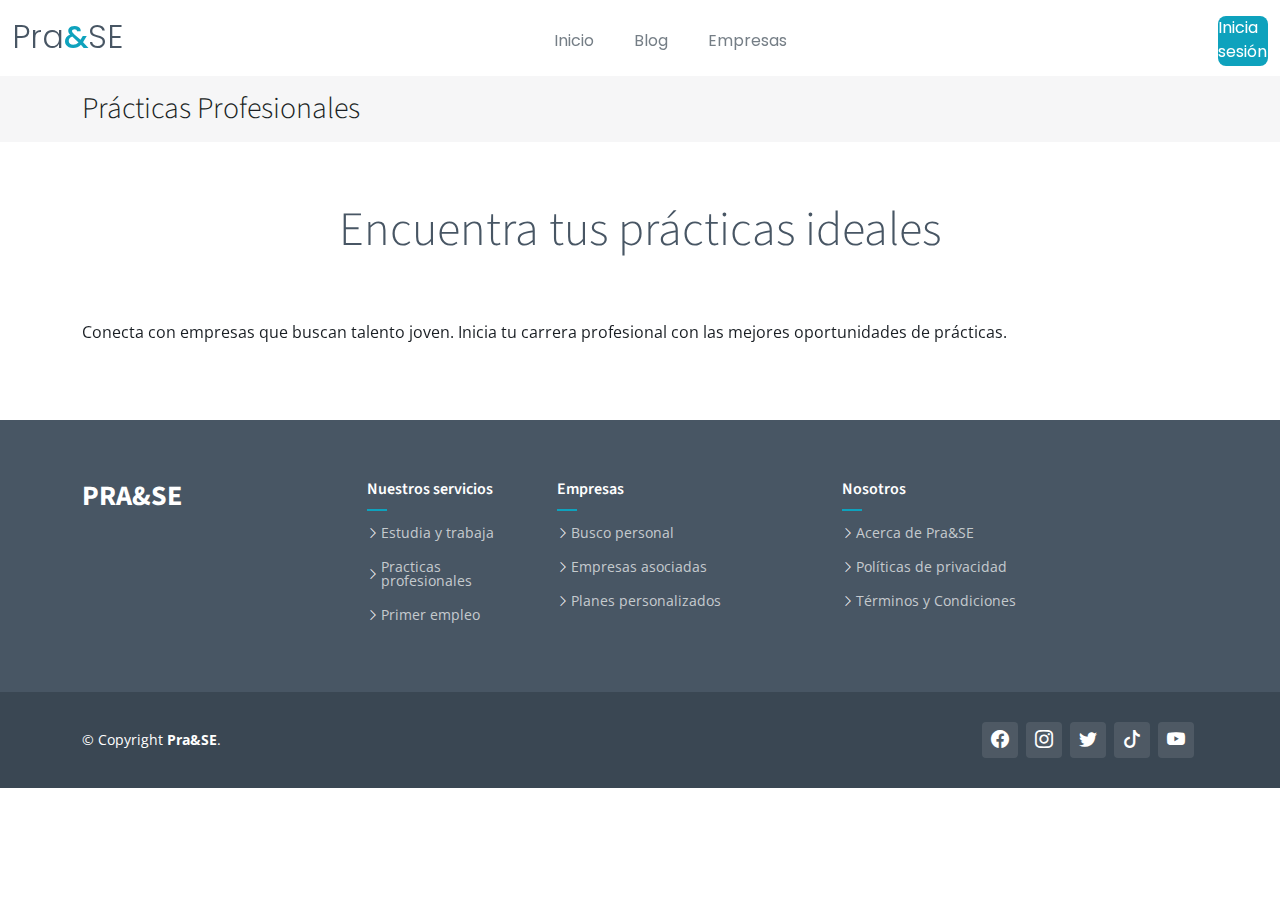
<file: Pra&SE.Web (Oficial)/Practicas-profesionales.html>
<!DOCTYPE html>
<html lang="es">
<!-- Google tag (gtag.js) -->
<script async src="https://www.googletagmanager.com/gtag/js?id=G-8NFXBLEQ46"></script>
<script>
  window.dataLayer = window.dataLayer || [];
  function gtag(){dataLayer.push(arguments);}
  gtag('js', new Date());

  gtag('config', 'G-8NFXBLEQ46');
</script>
<head>
  <meta charset="utf-8">
  <meta content="width=device-width, initial-scale=1.0" name="viewport">

  <title>Pra&SE | Practicas profesionales</title>
  <meta content="" name="description">
  <meta content="" name="keywords">

  <!-- Favicons -->
  <link href="assets/img/favicon.png" rel="icon">
  <link href="assets/img/apple-touch-icon.png" rel="apple-touch-icon">

  <!-- Google Fonts -->
  <link rel="preconnect" href="https://fonts.googleapis.com">
  <link rel="preconnect" href="https://fonts.gstatic.com" crossorigin>
  <link href="https://fonts.googleapis.com/css2?family=Open+Sans:ital,wght@0,300;0,400;0,500;0,600;0,700;1,300;1,400;1,500;1,600;1,700&family=Poppins:ital,wght@0,300;0,400;0,500;0,600;0,700;1,300;1,400;1,500;1,600;1,700&family=Source+Sans+Pro:ital,wght@0,300;0,400;0,600;0,700;1,300;1,400;1,600;1,700&display=swap" rel="stylesheet">

  <!-- Vendor CSS Files -->
  <link href="assets/vendor/bootstrap/css/bootstrap.min.css" rel="stylesheet">
  <link href="assets/vendor/bootstrap-icons/bootstrap-icons.css" rel="stylesheet">
  <link href="assets/vendor/aos/aos.css" rel="stylesheet">
  <link href="assets/vendor/glightbox/css/glightbox.min.css" rel="stylesheet">
  <link href="assets/vendor/swiper/swiper-bundle.min.css" rel="stylesheet">

  <!-- Variables CSS Files. Uncomment your preferred color scheme -->
  <link href="assets/css/variables.css" rel="stylesheet">
  

  <!-- Template Main CSS File -->
  <link href="assets/css/main.css" rel="stylesheet">
  <link rel="shortcut icon" href="assets/img/index/Pra&SE.png">
 
</head>

<body>

  <!-- ======= Header ======= -->
  <header id="header" class="header fixed-top" data-scrollto-offset="0">
    <div class="container-fluid d-flex align-items-center justify-content-between">

      <a href="index.html" class="logo d-flex align-items-center scrollto me-auto me-lg-0">
     
        <!-- <img src="assets/img/logo.png" alt=""> -->
        <h1>Pra<span>&</span>SE</h1>
      </a>

      <nav id="navbar" class="navbar">
        <ul>

          
          <li><a href="index.html">Inicio</a></li>
          <li><a href="blog.html">Blog</a></li>
          <li><a href="Empresas.html">Empresas</a></li>
        </ul>
        <i class="bi bi-list mobile-nav-toggle d-none"></i>
      </nav><!-- .navbar -->

      <a class="btn-getstarted scrollto" href="#"target="_blank" rel="noopener noreferrer">Inicia sesión</a>

    </div>
  </header><!-- End Header -->
  <main id="main">

    <!-- ======= Breadcrumbs ======= -->
    <div class="breadcrumbs">
      <div class="container">

        <div class="d-flex justify-content-between align-items-center">
          <h2>Prácticas Profesionales</h2>
        </div>

      </div>
    </div><!-- End Breadcrumbs -->
    <section class="inner-page">
      <div class="container" data-aos="fade-up">
        <div class="section-header">
          <h2>Encuentra tus prácticas ideales</h2>
        </div>
        <p>
          Conecta con empresas que buscan talento joven. Inicia tu carrera profesional con las mejores oportunidades de prácticas.
        </p>
      </div>
    </section>
    
  </main><!-- End #main -->

  
  <!-- ======= Footer ======= -->
  <footer id="footer" class="footer">

    <div class="footer-content">
      <div class="container">
        <div class="row">

          <div class="col-lg-3 col-md-6">
            <div class="footer-info">
              <h3>Pra&SE</h3>
              <p>
                
              </p>
              
            </div>
            
          </div>

          <div class="col-lg-2 col-md-6 footer-links">
            <h4>Nuestros servicios</h4>
            <ul>
              <li><i class="bi bi-chevron-right"></i> <a href="Estudia-y-trabaja.html">Estudia y trabaja</a></li>
              <li><i class="bi bi-chevron-right"></i> <a href="Practicas-profesionales.html">Practicas profesionales</a></li>
              <li><i class="bi bi-chevron-right"></i> <a href="Primer-empleo.html">Primer empleo</a></li>
            </ul>
          </div>

          <div class="col-lg-3 col-md-6 footer-links">
            <h4>Empresas</h4>
            <ul>
              <li><i class="bi bi-chevron-right"></i> <a href="Busco-personal.html">Busco personal</a></li>
              <li><i class="bi bi-chevron-right"></i> <a href="Empresas.html">Empresas asociadas</a></li>
              <li><i class="bi bi-chevron-right"></i> <a href="Planes.html">Planes personalizados</a></li>
            </ul>
          </div>

          <div class="col-lg-3 col-md-6 footer-links">
            <h4>Nosotros</h4>
            <ul>
              <li><i class="bi bi-chevron-right"></i> <a href="Nosotros.html">Acerca de Pra&SE</a></li>
              <li><i class="bi bi-chevron-right"></i> <a href="assets/Docs/Politicas de Proteccion de Datos Personales para el uso de PRAYSE.pdf">Políticas de privacidad</a></li>

              <li><i class="bi bi-chevron-right"></i><a href="assets/Docs/Terminos y Condiciones.pdf">Términos y Condiciones</a></li>
            </ul>
          </div>

          

        </div>
      </div>
    </div>

    <div class="footer-legal text-center">
      <div class="container d-flex flex-column flex-lg-row justify-content-center justify-content-lg-between align-items-center">

        <div class="d-flex flex-column align-items-center align-items-lg-start">
          <div class="copyright">
            &copy; Copyright <strong><span>Pra&SE</span></strong>.
          </div>
          
        </div>

        <div class="social-links order-first order-lg-last mb-3 mb-lg-0">
          
          <a href="#" class="facebook"><i class="bi bi-facebook"></i></a>
          <a href="#" class="instagram"><i class="bi bi-instagram"></i></a>
          <a href="#" class="twitter"><i class="bi bi-twitter"></i></a>
          <a href="#" class="google-plus"><i class="bi bi-tiktok"></i></a>
          <a href="#" class="linkedin"><i class="bi bi-youtube"></i></a>
        </div>

      </div>
    </div>

  </footer><!-- End Footer -->

  <a href="#" class="scroll-top d-flex align-items-center justify-content-center"><i class="bi bi-arrow-up-short"></i></a>

  <div id="preloader"></div>

  <!-- Vendor JS Files -->
  <script src="assets/vendor/bootstrap/js/bootstrap.bundle.min.js"></script>
  <script src="assets/vendor/aos/aos.js"></script>
  <script src="assets/vendor/glightbox/js/glightbox.min.js"></script>
  <script src="assets/vendor/isotope-layout/isotope.pkgd.min.js"></script>
  <script src="assets/vendor/swiper/swiper-bundle.min.js"></script>
  <script src="assets/vendor/php-email-form/validate.js"></script>

  <!-- Template Main JS File -->
  <script src="assets/js/main.js"></script>

</body>

</html>
</file>
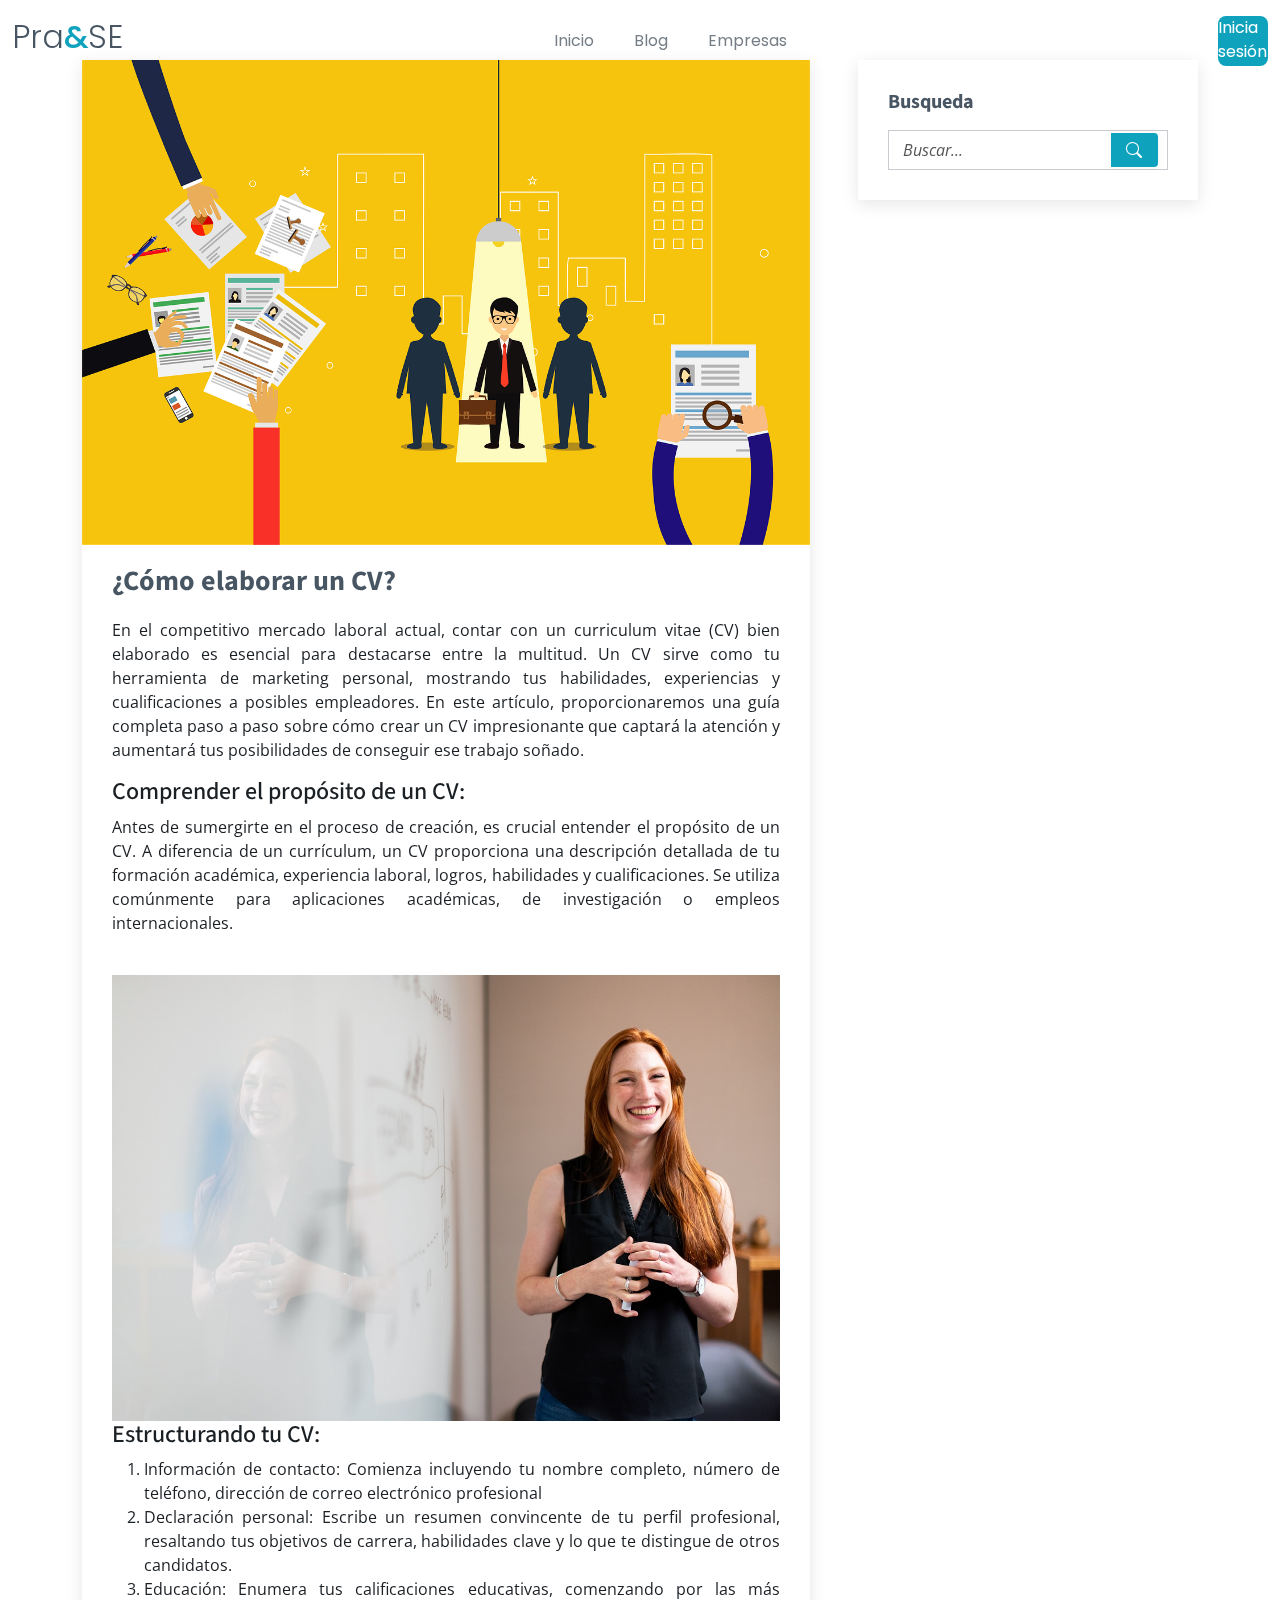
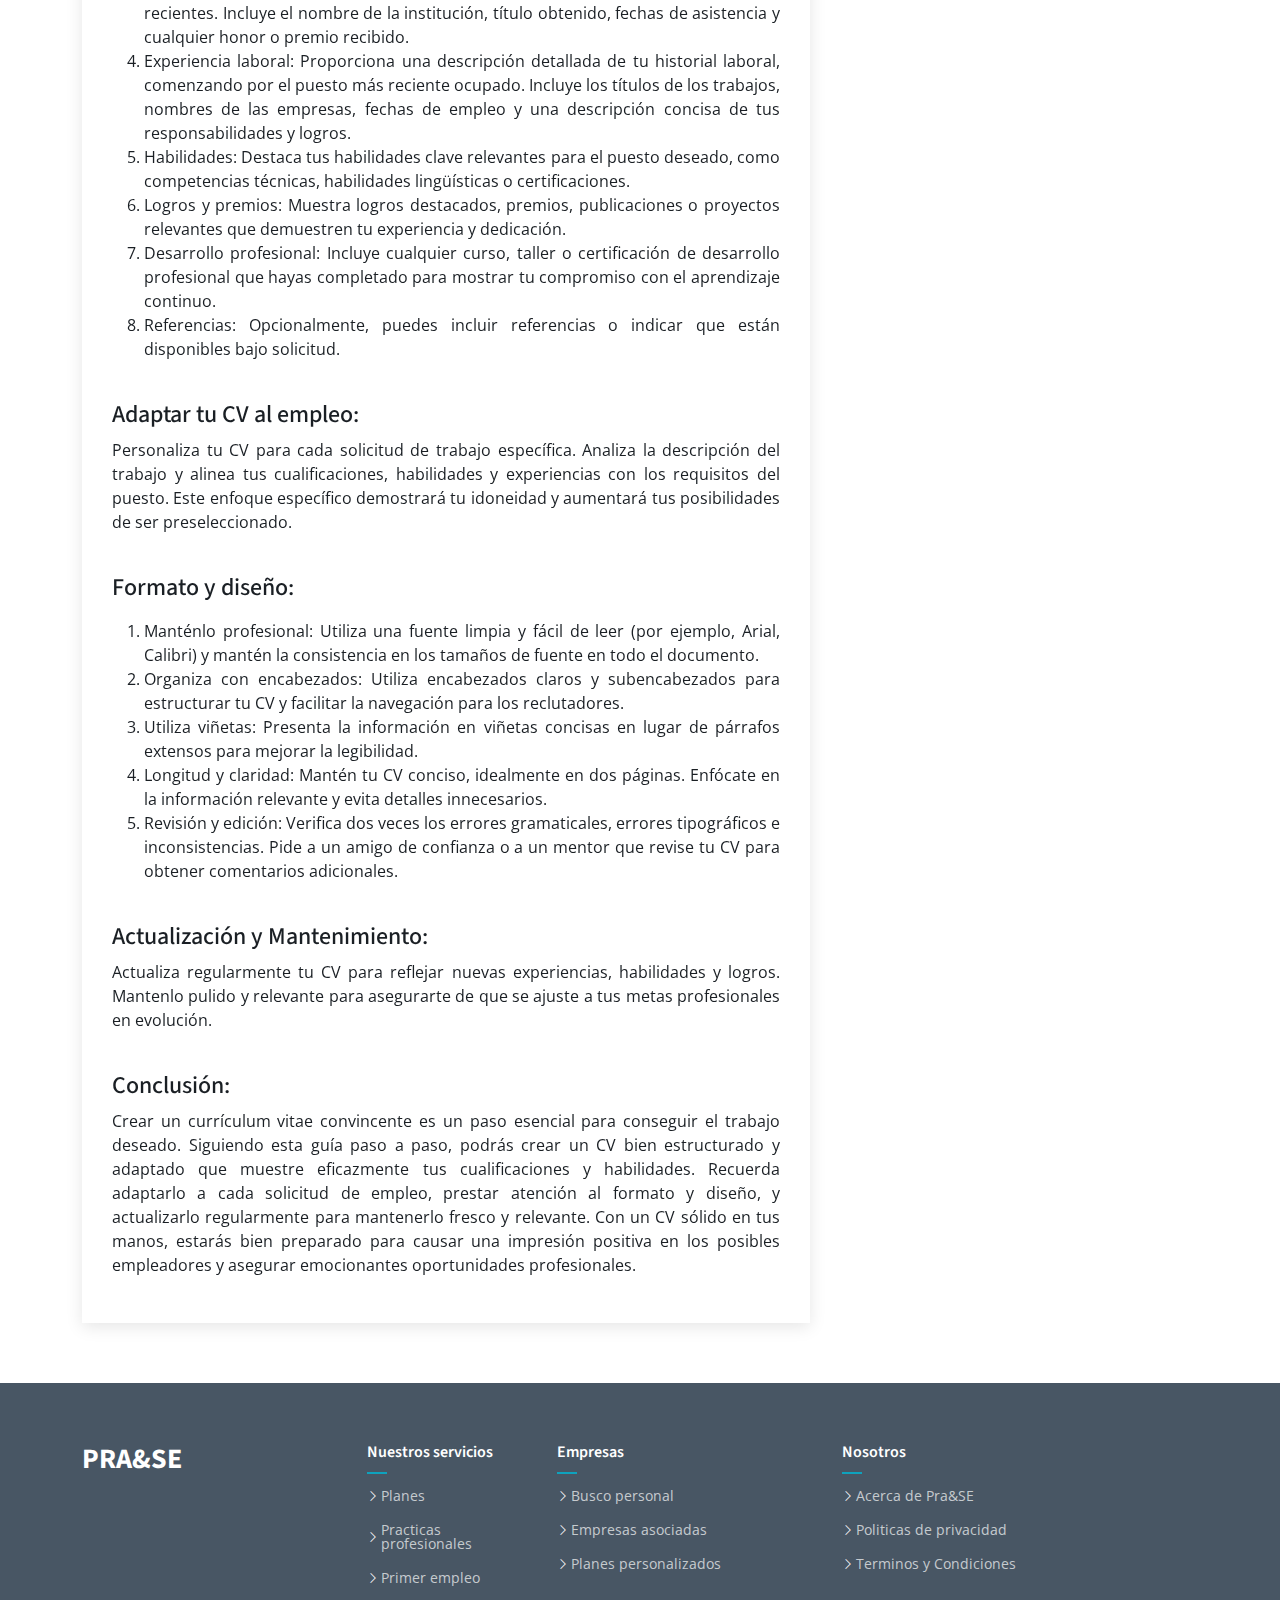
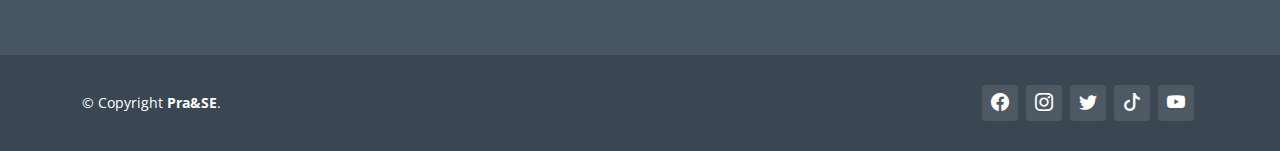
<file: Pra&SE.Web (Oficial)/Blog/blog-details.html>
<!DOCTYPE html>
<html lang="es">
<!-- Google tag (gtag.js) -->
<script async src="https://www.googletagmanager.com/gtag/js?id=G-8NFXBLEQ46"></script>
<script>
  window.dataLayer = window.dataLayer || [];
  function gtag(){dataLayer.push(arguments);}
  gtag('js', new Date());

  gtag('config', 'G-8NFXBLEQ46');
</script>
<head>
  <meta charset="utf-8">
  <meta content="width=device-width, initial-scale=1.0" name="viewport">

  <title>Pra&SE | Como elaborar un CV</title>
  <meta content="" name="description">
  <meta content="" name="keywords">

  <!-- Favicons -->
  <link href="../assets/img/favicon.png" rel="icon">
  <link href="../assets/img/apple-touch-icon.png" rel="apple-touch-icon">

  <!-- Google Fonts -->
  <link rel="preconnect" href="https://fonts.googleapis.com">
  <link rel="preconnect" href="https://fonts.gstatic.com" crossorigin>
  <link href="https://fonts.googleapis.com/css2?family=Open+Sans:ital,wght@0,300;0,400;0,500;0,600;0,700;1,300;1,400;1,500;1,600;1,700&family=Poppins:ital,wght@0,300;0,400;0,500;0,600;0,700;1,300;1,400;1,500;1,600;1,700&family=Source+Sans+Pro:ital,wght@0,300;0,400;0,600;0,700;1,300;1,400;1,600;1,700&display=swap" rel="stylesheet">

  <!-- Vendor CSS Files -->
  <link href="../assets/vendor/bootstrap/css/bootstrap.min.css" rel="stylesheet">
  <link href="../assets/vendor/bootstrap-icons/bootstrap-icons.css" rel="stylesheet">
  <link href="../assets/vendor/aos/aos.css" rel="stylesheet">
  <link href="../assets/vendor/glightbox/css/glightbox.min.css" rel="stylesheet">
  <link href="../assets/vendor/swiper/swiper-bundle.min.css" rel="stylesheet">

  <!-- Variables CSS Files. Uncomment your preferred color scheme -->
  <link href="../assets/css/variables.css" rel="stylesheet">
  <!-- Template Main CSS File -->
  <link href="../assets/css/main.css" rel="stylesheet">
  <link rel="shortcut icon" href="assets/img/index/Pra&SE.png">
</head>

<body>

  <!-- ======= Header ======= -->
  <header id="header" class="header fixed-top" data-scrollto-offset="0">
    <div class="container-fluid d-flex align-items-center justify-content-between">

      <a href="../index.html" class="logo d-flex align-items-center scrollto me-auto me-lg-0">
     
        <!-- <img src="assets/img/logo.png" alt=""> -->
        <h1>Pra<span>&</span>SE</h1>
      </a>

      <nav id="navbar" class="navbar">
        <ul>
 
          
          <li><a href="../index.html">Inicio</a></li>
          <li><a href="../blog.html">Blog</a></li>
          <li><a href="../Empresas.html">Empresas</a></li>
        </ul>
        <i class="bi bi-list mobile-nav-toggle d-none"></i>
      </nav><!-- .navbar -->

      <a class="btn-getstarted scrollto" href="#"target="_blank" rel="noopener noreferrer">Inicia sesión</a>

    </div>
  </header><!-- End Header -->

  <main id="main">

    <!-- ======= Blog Details Section ======= -->
    <section id="blog" class="blog">
      <div class="container" data-aos="fade-up">

        <div class="row g-5">

          <div class="col-lg-8">

            <article class="blog-details">

              <div class="post-img">
                <img src="../assets/img/blog/cv.png" alt="" class="img-fluid">
              </div>
              <h2 class="title">¿Cómo elaborar un CV?</h2>
              <div class="content">
                <p style="text-align: justify;">
                  En el competitivo mercado laboral actual, contar con un curriculum vitae (CV) bien elaborado es esencial para destacarse entre la multitud. Un CV sirve como tu herramienta de marketing personal, mostrando tus habilidades, experiencias y cualificaciones a posibles empleadores. En este artículo, proporcionaremos una guía completa paso a paso sobre cómo crear un CV impresionante que captará la atención y aumentará tus posibilidades de conseguir ese trabajo soñado.
                </p>
                <h4>Comprender el propósito de un CV:</h4>
              
                <p style="text-align: justify;">
                  Antes de sumergirte en el proceso de creación, es crucial entender el propósito de un CV. A diferencia de un currículum, un CV proporciona una descripción detallada de tu formación académica, experiencia laboral, logros, habilidades y cualificaciones. Se utiliza comúnmente para aplicaciones académicas, de investigación o empleos internacionales.
                </p>
                <br/>
                <img src="../assets/img/blog/contenido.jpg" class="img-fluid" alt="">

               <br/>
               <h4>Estructurando tu CV:</h4>
               <ol>    
                <li style="text-align: justify;"> Información de contacto: Comienza incluyendo tu nombre completo, número de teléfono, dirección de correo electrónico profesional </li>
                <li style="text-align: justify;"> Declaración personal: Escribe un resumen convincente de tu perfil profesional, resaltando tus objetivos de carrera, habilidades clave y lo que te distingue de otros candidatos. </li>
                <li style="text-align: justify;"> Educación: Enumera tus calificaciones educativas, comenzando por las más recientes. Incluye el nombre de la institución, título obtenido, fechas de asistencia y cualquier honor o premio recibido. </li>
                <li style="text-align: justify;"> Experiencia laboral: Proporciona una descripción detallada de tu historial laboral, comenzando por el puesto más reciente ocupado. Incluye los títulos de los trabajos, nombres de las empresas, fechas de empleo y una descripción concisa de tus responsabilidades y logros. </li>
                <li style="text-align: justify;"> Habilidades: Destaca tus habilidades clave relevantes para el puesto deseado, como competencias técnicas, habilidades lingüísticas o certificaciones. </li>
                <li style="text-align: justify;"> Logros y premios: Muestra logros destacados, premios, publicaciones o proyectos relevantes que demuestren tu experiencia y dedicación. </li>
                <li style="text-align: justify;"> Desarrollo profesional: Incluye cualquier curso, taller o certificación de desarrollo profesional que hayas completado para mostrar tu compromiso con el aprendizaje continuo. </li>
                <li style="text-align: justify;"> Referencias: Opcionalmente, puedes incluir referencias o indicar que están disponibles bajo solicitud. </li>
            </ol>
            <br>
            <h4>Adaptar tu CV al empleo:</h4>
                <p style="text-align: justify;">
                  Personaliza tu CV para cada solicitud de trabajo específica. Analiza la descripción del trabajo y alinea tus cualificaciones, habilidades y experiencias con los requisitos del puesto. Este enfoque específico demostrará tu idoneidad y aumentará tus posibilidades de ser preseleccionado.
                </p>
            <br>
            <h4>Formato y diseño:</h4>
                <p>
                  <ol>
                    <li style="text-align: justify;">Manténlo profesional: Utiliza una fuente limpia y fácil de leer (por ejemplo, Arial, Calibri) y mantén la consistencia en los tamaños de fuente en todo el documento.</li>
                    <li style="text-align: justify;">Organiza con encabezados: Utiliza encabezados claros y subencabezados para estructurar tu CV y facilitar la navegación para los reclutadores.</li>
                    <li style="text-align: justify;">Utiliza viñetas: Presenta la información en viñetas concisas en lugar de párrafos extensos para mejorar la legibilidad.</li>
                    <li style="text-align: justify;">Longitud y claridad: Mantén tu CV conciso, idealmente en dos páginas. Enfócate en la información relevante y evita detalles innecesarios.</li>
                    <li style="text-align: justify;">Revisión y edición: Verifica dos veces los errores gramaticales, errores tipográficos e inconsistencias. Pide a un amigo de confianza o a un mentor que revise tu CV para obtener comentarios adicionales.</li>
                  </ol>
                </p>
<br>
                <h4>Actualización y Mantenimiento:</h4>
                <p style="text-align: justify;">
                  Actualiza regularmente tu CV para reflejar nuevas experiencias, habilidades y logros. Mantenlo pulido y relevante para asegurarte de que se ajuste a tus metas profesionales en evolución.
                </p>
                <br>
                <h4>Conclusión:</h4>
                <p style="text-align: justify;">
                  Crear un currículum vitae convincente es un paso esencial para conseguir el trabajo deseado. Siguiendo esta guía paso a paso, podrás crear un CV bien estructurado y adaptado que muestre eficazmente tus cualificaciones y habilidades. Recuerda adaptarlo a cada solicitud de empleo, prestar atención al formato y diseño, y actualizarlo regularmente para mantenerlo fresco y relevante. Con un CV sólido en tus manos, estarás bien preparado para causar una impresión positiva en los posibles empleadores y asegurar emocionantes oportunidades profesionales.</p>
              </div><!-- End post content -->

              

            </article><!-- End blog post -->

            
          </div>

          <div class="col-lg-4">

            <div class="sidebar">

              <div class="sidebar-item search-form">
                <h3 class="sidebar-title">Busqueda</h3>
                <form action="" class="mt-3">
                  <div class="input-group">
                    <input type="text" class="form-control" placeholder="Buscar...">
                    <button type="submit" class="btn btn-primary"><i class="bi bi-search"></i></button>
                  </div>
                </form>
              </div><!-- End sidebar search formn-->

              

          </div>
        </div>

      </div>
    </section><!-- End Blog Details Section -->

  </main><!-- End #main -->

  <!-- ======= Footer ======= -->
  <footer id="footer" class="footer">

    <div class="footer-content">
      <div class="container">
        <div class="row">

          <div class="col-lg-3 col-md-6">
            <div class="footer-info">
              <h3>Pra&SE</h3>
              <p>
                
              </p>
              
            </div>
            
          </div>

          <div class="col-lg-2 col-md-6 footer-links">
          <h4>Nuestros servicios</h4>
          <ul>
            <li><i class="bi bi-chevron-right"></i> <a href="../Planes.html">Planes</a></li>
            <li><i class="bi bi-chevron-right"></i> <a href="../Practicas-profesionales.html">Practicas profesionales</a></li>
            <li><i class="bi bi-chevron-right"></i> <a href="../Primer-empleo.html">Primer empleo</a></li>
          </ul>
        </div>

          <div class="col-lg-3 col-md-6 footer-links">
            <h4>Empresas</h4>
            <ul>
              <li><i class="bi bi-chevron-right"></i> <a href="../Busco-personal.html">Busco personal</a></li>
              <li><i class="bi bi-chevron-right"></i> <a href="../Empresas.html">Empresas asociadas</a></li>
              <li><i class="bi bi-chevron-right"></i> <a href="../Planes.html">Planes personalizados</a></li>
            </ul>
          </div>

          <div class="col-lg-3 col-md-6 footer-links">
            <h4>Nosotros</h4>
            <ul>
              <li><i class="bi bi-chevron-right"></i> <a href="../Nosotros.html">Acerca de Pra&SE</a></li>
              <li><i class="bi bi-chevron-right"></i> <a href="../assets/Docs/Politicas de Proteccion de Datos Personales para el uso de PRAYSE.pdf">Politicas de privacidad</a></li>

              <li><i class="bi bi-chevron-right"></i><a href="../assets/Docs/Terminos y Condiciones.pdf">Terminos y Condiciones</a></li>
            </ul>
          </div>

          

        </div>
      </div>
    </div>

    <div class="footer-legal text-center">
      <div class="container d-flex flex-column flex-lg-row justify-content-center justify-content-lg-between align-items-center">

        <div class="d-flex flex-column align-items-center align-items-lg-start">
          <div class="copyright">
            &copy; Copyright <strong><span>Pra&SE</span></strong>.
          </div>
          
        </div>

        <div class="social-links order-first order-lg-last mb-3 mb-lg-0">
          
          <a href="#" class="facebook"><i class="bi bi-facebook"></i></a>
          <a href="#" class="instagram"><i class="bi bi-instagram"></i></a>
          <a href="#" class="twitter"><i class="bi bi-twitter"></i></a>
          <a href="#" class="google-plus"><i class="bi bi-tiktok"></i></a>
          <a href="#" class="linkedin"><i class="bi bi-youtube"></i></a>
        </div>

      </div>
    </div>

  </footer><!-- End Footer -->

  <a href="#" class="scroll-top d-flex align-items-center justify-content-center"><i class="bi bi-arrow-up-short"></i></a>

  <div id="preloader"></div>

  <!-- Vendor JS Files -->
  <script src="../assets/vendor/bootstrap/js/bootstrap.bundle.min.js"></script>
  <script src="../assets/vendor/aos/aos.js"></script>
  <script src="../assets/vendor/glightbox/js/glightbox.min.js"></script>
  <script src="../assets/vendor/isotope-layout/isotope.pkgd.min.js"></script>
  <script src="../assets/vendor/swiper/swiper-bundle.min.js"></script>
  <script src="../assets/vendor/php-email-form/validate.js"></script>

  <!-- Template Main JS File -->
  <script src="../assets/js/main.js"></script>

</body>

</html>
</file>
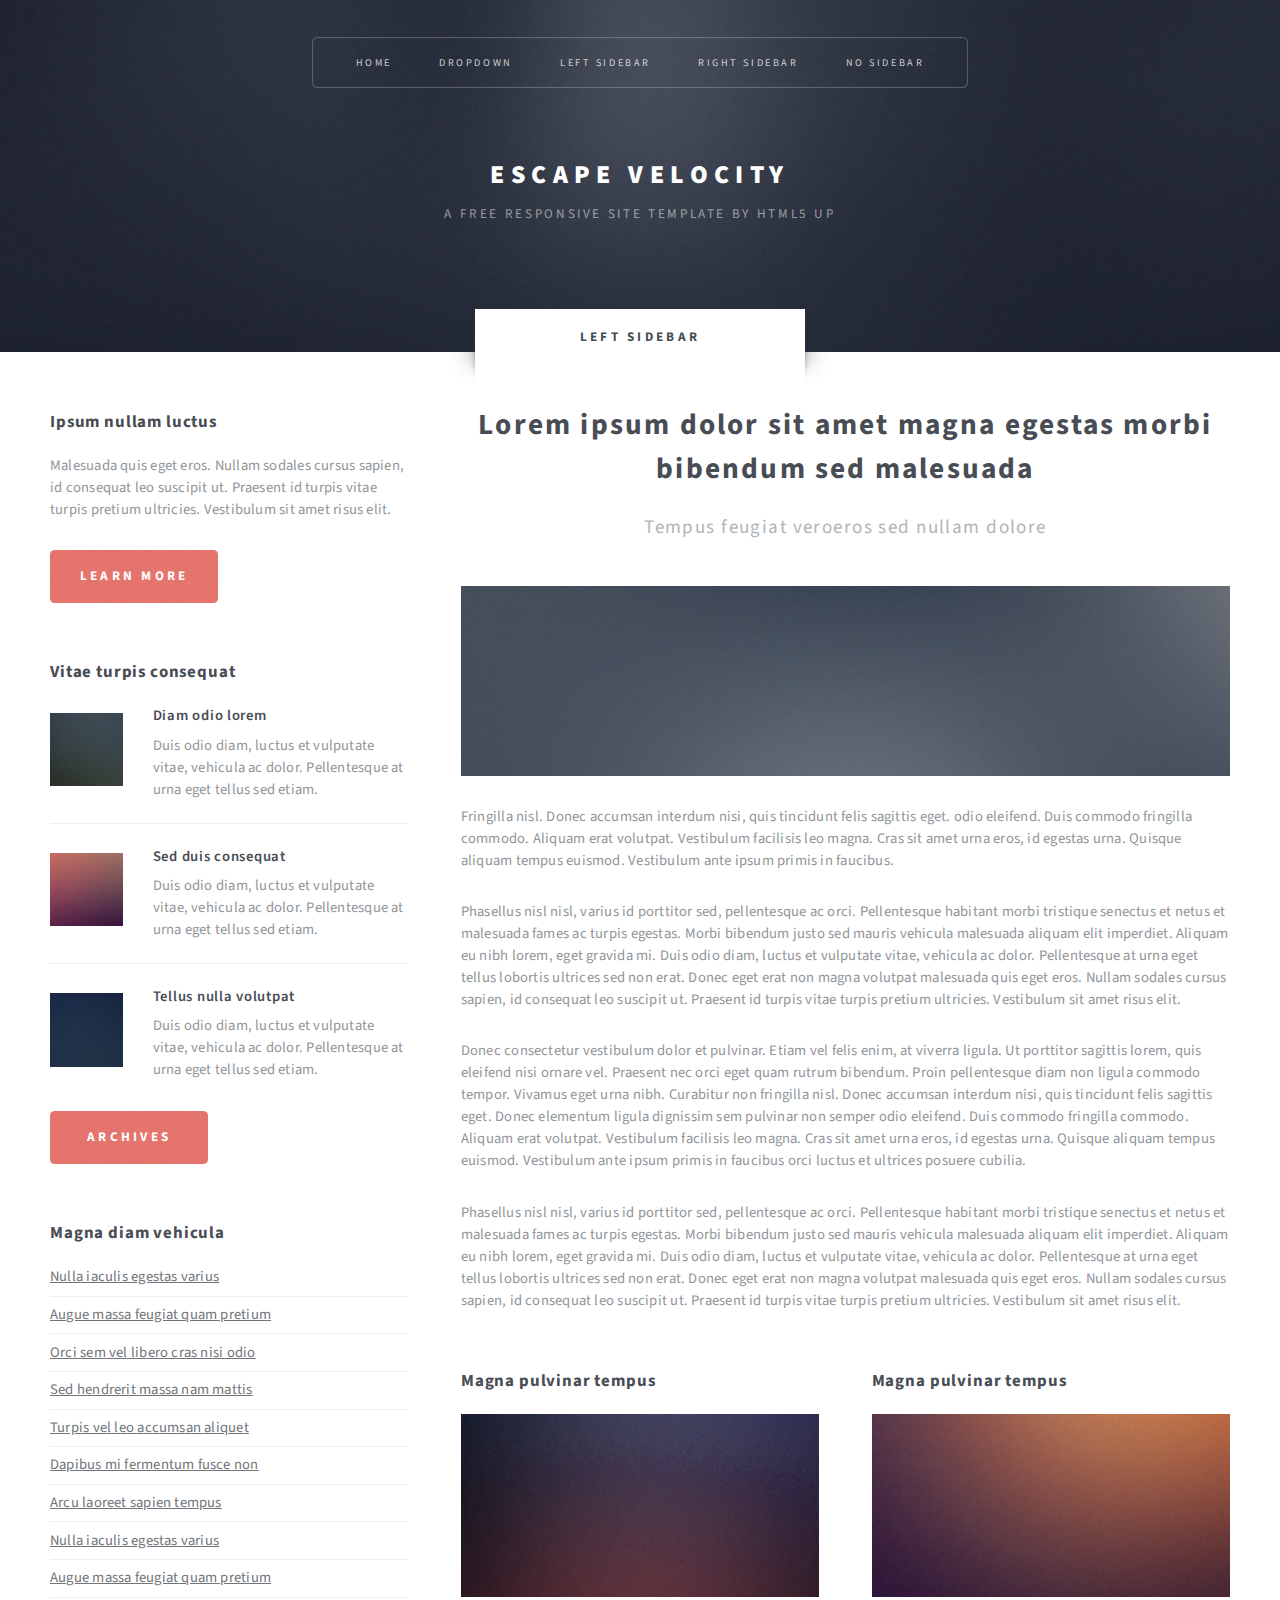
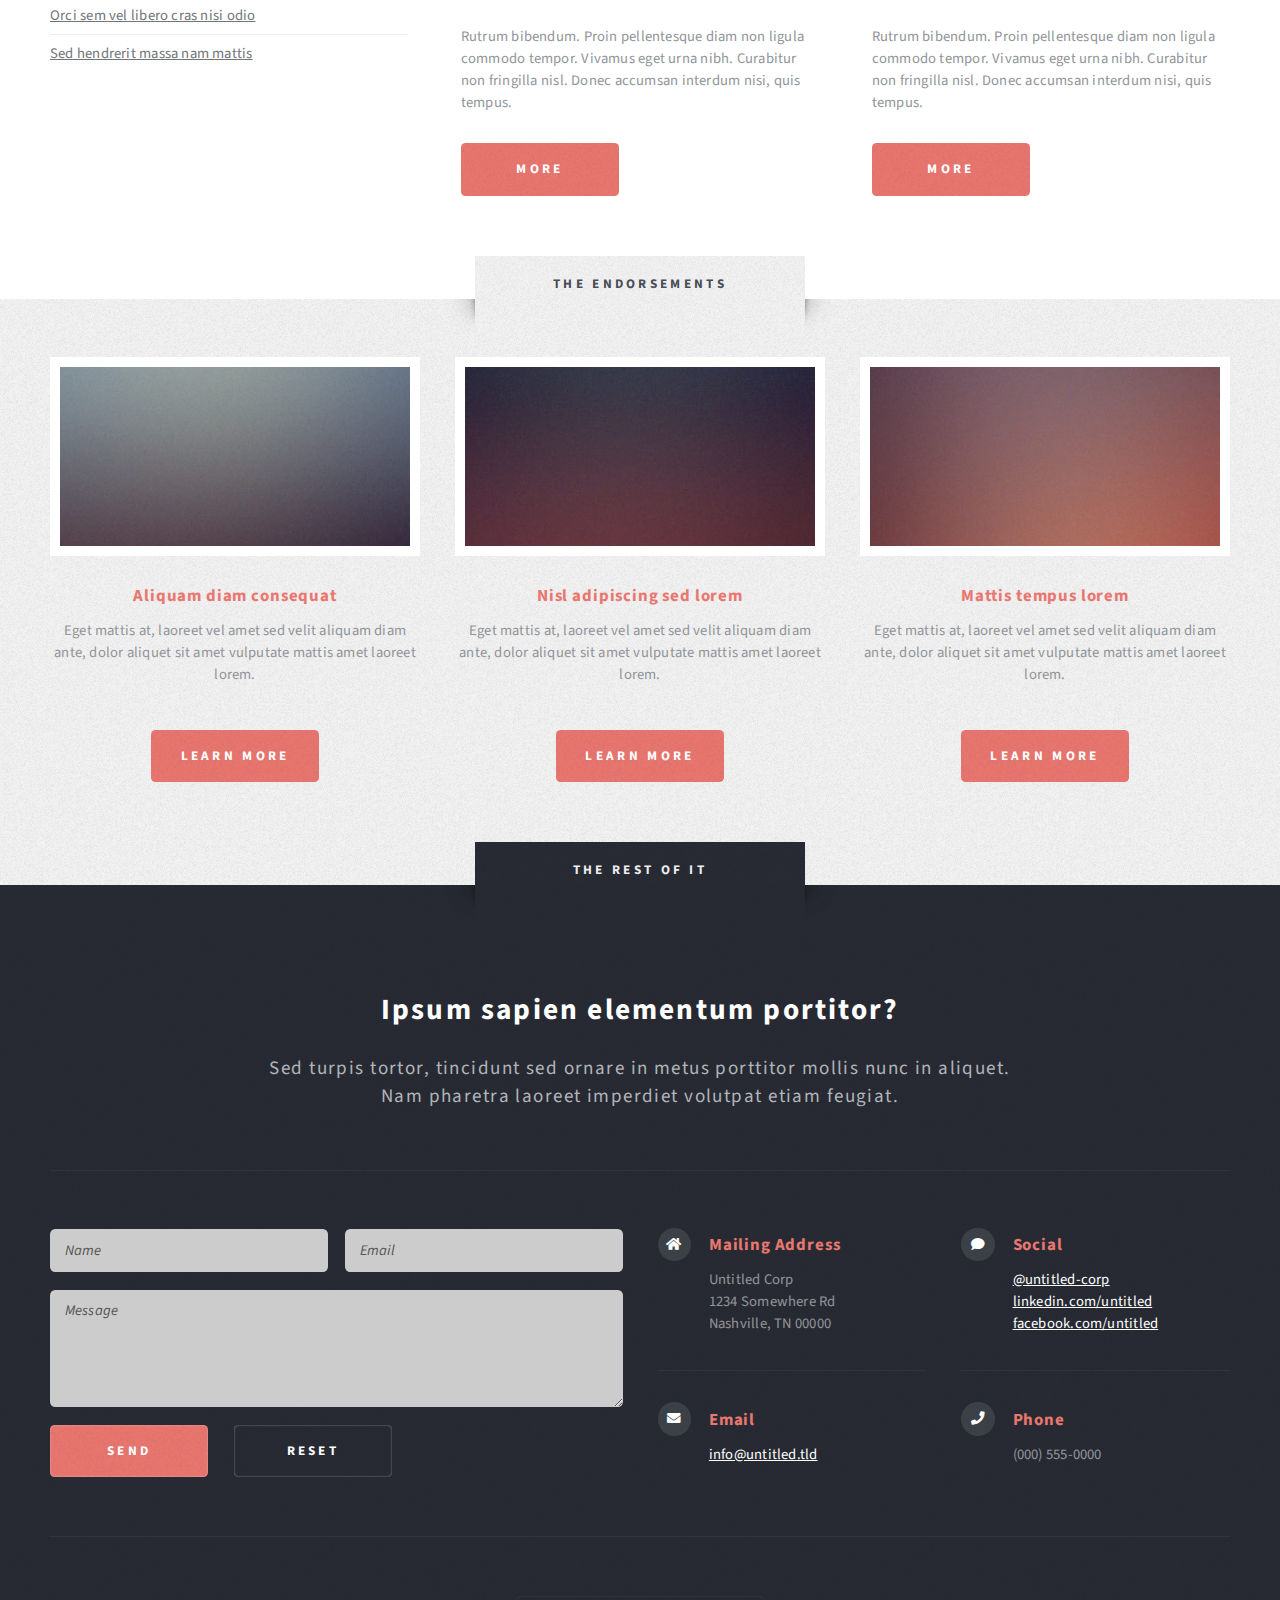
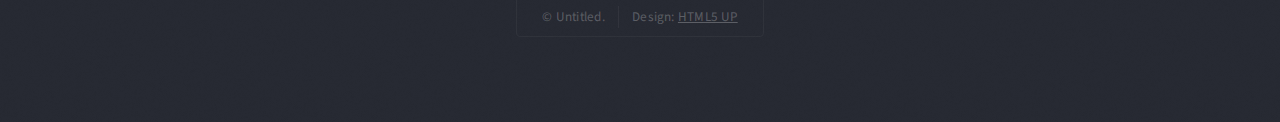
<file: Prototipos/Backups/html5up-escape-velocity/left-sidebar.html>
<!DOCTYPE HTML>
<!--
	Escape Velocity by HTML5 UP
	html5up.net | @ajlkn
	Free for personal and commercial use under the CCA 3.0 license (html5up.net/license)
-->
<html>
	<head>
		<title>Left Sidebar - Escape Velocity by HTML5 UP</title>
		<meta charset="utf-8" />
		<meta name="viewport" content="width=device-width, initial-scale=1, user-scalable=no" />
		<link rel="stylesheet" href="assets/css/main.css" />
	</head>
	<body class="left-sidebar is-preload">
		<div id="page-wrapper">

			<!-- Header -->
				<section id="header" class="wrapper">

					<!-- Logo -->
						<div id="logo">
							<h1><a href="index.html">Escape Velocity</a></h1>
							<p>A free responsive site template by HTML5 UP</p>
						</div>

					<!-- Nav -->
						<nav id="nav">
							<ul>
								<li><a href="index.html">Home</a></li>
								<li>
									<a href="#">Dropdown</a>
									<ul>
										<li><a href="#">Lorem ipsum</a></li>
										<li><a href="#">Magna veroeros</a></li>
										<li><a href="#">Etiam nisl</a></li>
										<li>
											<a href="#">Sed consequat</a>
											<ul>
												<li><a href="#">Lorem dolor</a></li>
												<li><a href="#">Amet consequat</a></li>
												<li><a href="#">Magna phasellus</a></li>
												<li><a href="#">Etiam nisl</a></li>
												<li><a href="#">Sed feugiat</a></li>
											</ul>
										</li>
										<li><a href="#">Nisl tempus</a></li>
									</ul>
								</li>
								<li class="current"><a href="left-sidebar.html">Left Sidebar</a></li>
								<li><a href="right-sidebar.html">Right Sidebar</a></li>
								<li><a href="no-sidebar.html">No Sidebar</a></li>
							</ul>
						</nav>

				</section>

			<!-- Main -->
				<section id="main" class="wrapper style2">
					<div class="title">Left Sidebar</div>
					<div class="container">
						<div class="row gtr-150">
							<div class="col-4 col-12-medium">

								<!-- Sidebar -->
									<div id="sidebar">
										<section class="box">
											<header>
												<h2>Ipsum nullam luctus</h2>
											</header>
											<p>Malesuada quis eget eros. Nullam sodales cursus sapien, id consequat
											leo suscipit ut. Praesent id turpis vitae turpis pretium ultricies. Vestibulum sit
											amet risus elit.</p>
											<a href="#" class="button style1">Learn More</a>
										</section>
										<section class="box">
											<header>
												<h2>Vitae turpis consequat</h2>
											</header>
											<ul class="style2">
												<li>
													<article class="box post-excerpt">
														<a href="#" class="image left"><img src="images/pic08.jpg" alt="" /></a>
														<h3><a href="#">Diam odio lorem</a></h3>
														<p>Duis odio diam, luctus et vulputate vitae, vehicula ac dolor. Pellentesque at urna eget tellus sed etiam.</p>
													</article>
												</li>
												<li>
													<article class="box post-excerpt">
														<a href="#" class="image left"><img src="images/pic09.jpg" alt="" /></a>
														<h3><a href="#">Sed duis consequat</a></h3>
														<p>Duis odio diam, luctus et vulputate vitae, vehicula ac dolor. Pellentesque at urna eget tellus sed etiam.</p>
													</article>
												</li>
												<li>
													<article class="box post-excerpt">
														<a href="#" class="image left"><img src="images/pic10.jpg" alt="" /></a>
														<h3><a href="#">Tellus nulla volutpat</a></h3>
														<p>Duis odio diam, luctus et vulputate vitae, vehicula ac dolor. Pellentesque at urna eget tellus sed etiam.</p>
													</article>
												</li>
											</ul>
											<a href="#" class="button style1">Archives</a>
										</section>
										<section class="box">
											<header>
												<h2>Magna diam vehicula</h2>
											</header>
											<ul class="style3">
												<li><a href="#">Nulla iaculis egestas varius</a></li>
												<li><a href="#">Augue massa feugiat quam pretium</a></li>
												<li><a href="#">Orci sem vel libero cras nisi odio</a></li>
												<li><a href="#">Sed hendrerit massa nam mattis</a></li>
												<li><a href="#">Turpis vel leo accumsan aliquet</a></li>
												<li><a href="#">Dapibus mi fermentum fusce non</a></li>
												<li><a href="#">Arcu laoreet sapien tempus</a></li>
												<li><a href="#">Nulla iaculis egestas varius</a></li>
												<li><a href="#">Augue massa feugiat quam pretium</a></li>
												<li><a href="#">Orci sem vel libero cras nisi odio</a></li>
												<li><a href="#">Sed hendrerit massa nam mattis</a></li>
											</ul>
										</section>
									</div>

							</div>
							<div class="col-8 col-12-medium imp-medium">

								<!-- Content -->
									<div id="content">
										<article class="box post">
											<header class="style1">
												<h2>Lorem ipsum dolor sit amet magna egestas morbi bibendum sed malesuada</h2>
												<p>Tempus feugiat veroeros sed nullam dolore</p>
											</header>
											<a href="#" class="image featured">
												<img src="images/pic01.jpg" alt="" />
											</a>
											<p>Fringilla nisl. Donec accumsan interdum nisi, quis tincidunt felis sagittis eget.
											odio eleifend. Duis commodo fringilla commodo. Aliquam erat volutpat. Vestibulum
											facilisis leo magna. Cras sit amet urna eros, id egestas urna. Quisque aliquam
											tempus euismod. Vestibulum ante ipsum primis in faucibus.</p>
											<p>Phasellus nisl nisl, varius id porttitor sed, pellentesque ac orci. Pellentesque
											habitant morbi tristique senectus et netus et malesuada fames ac turpis egestas. Morbi
											bibendum justo sed mauris vehicula malesuada aliquam elit imperdiet. Aliquam eu nibh
											lorem, eget gravida mi. Duis odio diam, luctus et vulputate vitae, vehicula ac dolor.
											Pellentesque at urna eget tellus lobortis ultrices sed non erat. Donec eget erat non
											magna volutpat malesuada quis eget eros. Nullam sodales cursus sapien, id consequat
											leo suscipit ut. Praesent id turpis vitae turpis pretium ultricies. Vestibulum sit
											amet risus elit.</p>
											<p>Donec consectetur vestibulum dolor et pulvinar. Etiam vel felis enim, at viverra
											ligula. Ut porttitor sagittis lorem, quis eleifend nisi ornare vel. Praesent nec orci
											eget quam rutrum bibendum. Proin pellentesque diam non ligula commodo tempor. Vivamus
											eget urna nibh. Curabitur non fringilla nisl. Donec accumsan interdum nisi, quis
											tincidunt felis sagittis eget. Donec elementum ligula dignissim sem pulvinar non semper
											odio eleifend. Duis commodo fringilla commodo. Aliquam erat volutpat. Vestibulum
											facilisis leo magna. Cras sit amet urna eros, id egestas urna. Quisque aliquam
											tempus euismod. Vestibulum ante ipsum primis in faucibus orci luctus et ultrices
											posuere cubilia.</p>
											<p>Phasellus nisl nisl, varius id porttitor sed, pellentesque ac orci. Pellentesque
											habitant morbi tristique senectus et netus et malesuada fames ac turpis egestas. Morbi
											bibendum justo sed mauris vehicula malesuada aliquam elit imperdiet. Aliquam eu nibh
											lorem, eget gravida mi. Duis odio diam, luctus et vulputate vitae, vehicula ac dolor.
											Pellentesque at urna eget tellus lobortis ultrices sed non erat. Donec eget erat non
											magna volutpat malesuada quis eget eros. Nullam sodales cursus sapien, id consequat
											leo suscipit ut. Praesent id turpis vitae turpis pretium ultricies. Vestibulum sit
											amet risus elit.</p>
										</article>
										<div class="row gtr-150">
											<div class="col-6 col-12-small">
												<section class="box">
													<header>
														<h2>Magna pulvinar tempus</h2>
													</header>
													<a href="#" class="image featured"><img src="images/pic05.jpg" alt="" /></a>
													<p>Rutrum bibendum. Proin pellentesque diam non ligula commodo tempor. Vivamus
													eget urna nibh. Curabitur non fringilla nisl. Donec accumsan interdum nisi, quis
													tempus.</p>
													<a href="#" class="button style1">More</a>
												</section>
											</div>
											<div class="col-6 col-12-small">
												<section class="box">
													<header>
														<h2>Magna pulvinar tempus</h2>
													</header>
													<a href="#" class="image featured"><img src="images/pic06.jpg" alt="" /></a>
													<p>Rutrum bibendum. Proin pellentesque diam non ligula commodo tempor. Vivamus
													eget urna nibh. Curabitur non fringilla nisl. Donec accumsan interdum nisi, quis
													tempus.</p>
													<a href="#" class="button style1">More</a>
												</section>
											</div>
										</div>
									</div>

							</div>
						</div>
					</div>
				</section>

			<!-- Highlights -->
				<section id="highlights" class="wrapper style3">
					<div class="title">The Endorsements</div>
					<div class="container">
						<div class="row aln-center">
							<div class="col-4 col-12-medium">
								<section class="highlight">
									<a href="#" class="image featured"><img src="images/pic02.jpg" alt="" /></a>
									<h3><a href="#">Aliquam diam consequat</a></h3>
									<p>Eget mattis at, laoreet vel amet sed velit aliquam diam ante, dolor aliquet sit amet vulputate mattis amet laoreet lorem.</p>
									<ul class="actions">
										<li><a href="#" class="button style1">Learn More</a></li>
									</ul>
								</section>
							</div>
							<div class="col-4 col-12-medium">
								<section class="highlight">
									<a href="#" class="image featured"><img src="images/pic03.jpg" alt="" /></a>
									<h3><a href="#">Nisl adipiscing sed lorem</a></h3>
									<p>Eget mattis at, laoreet vel amet sed velit aliquam diam ante, dolor aliquet sit amet vulputate mattis amet laoreet lorem.</p>
									<ul class="actions">
										<li><a href="#" class="button style1">Learn More</a></li>
									</ul>
								</section>
							</div>
							<div class="col-4 col-12-medium">
								<section class="highlight">
									<a href="#" class="image featured"><img src="images/pic04.jpg" alt="" /></a>
									<h3><a href="#">Mattis tempus lorem</a></h3>
									<p>Eget mattis at, laoreet vel amet sed velit aliquam diam ante, dolor aliquet sit amet vulputate mattis amet laoreet lorem.</p>
									<ul class="actions">
										<li><a href="#" class="button style1">Learn More</a></li>
									</ul>
								</section>
							</div>
						</div>
					</div>
				</section>

			<!-- Footer -->
				<section id="footer" class="wrapper">
					<div class="title">The Rest Of It</div>
					<div class="container">
						<header class="style1">
							<h2>Ipsum sapien elementum portitor?</h2>
							<p>
								Sed turpis tortor, tincidunt sed ornare in metus porttitor mollis nunc in aliquet.<br />
								Nam pharetra laoreet imperdiet volutpat etiam feugiat.
							</p>
						</header>
						<div class="row">
							<div class="col-6 col-12-medium">

								<!-- Contact Form -->
									<section>
										<form method="post" action="#">
											<div class="row gtr-50">
												<div class="col-6 col-12-small">
													<input type="text" name="name" id="contact-name" placeholder="Name" />
												</div>
												<div class="col-6 col-12-small">
													<input type="text" name="email" id="contact-email" placeholder="Email" />
												</div>
												<div class="col-12">
													<textarea name="message" id="contact-message" placeholder="Message" rows="4"></textarea>
												</div>
												<div class="col-12">
													<ul class="actions">
														<li><input type="submit" class="style1" value="Send" /></li>
														<li><input type="reset" class="style2" value="Reset" /></li>
													</ul>
												</div>
											</div>
										</form>
									</section>

							</div>
							<div class="col-6 col-12-medium">

								<!-- Contact -->
									<section class="feature-list small">
										<div class="row">
											<div class="col-6 col-12-small">
												<section>
													<h3 class="icon solid fa-home">Mailing Address</h3>
													<p>
														Untitled Corp<br />
														1234 Somewhere Rd<br />
														Nashville, TN 00000
													</p>
												</section>
											</div>
											<div class="col-6 col-12-small">
												<section>
													<h3 class="icon solid fa-comment">Social</h3>
													<p>
														<a href="#">@untitled-corp</a><br />
														<a href="#">linkedin.com/untitled</a><br />
														<a href="#">facebook.com/untitled</a>
													</p>
												</section>
											</div>
											<div class="col-6 col-12-small">
												<section>
													<h3 class="icon solid fa-envelope">Email</h3>
													<p>
														<a href="#">info@untitled.tld</a>
													</p>
												</section>
											</div>
											<div class="col-6 col-12-small">
												<section>
													<h3 class="icon solid fa-phone">Phone</h3>
													<p>
														(000) 555-0000
													</p>
												</section>
											</div>
										</div>
									</section>

							</div>
						</div>
						<div id="copyright">
							<ul>
								<li>&copy; Untitled.</li><li>Design: <a href="http://html5up.net">HTML5 UP</a></li>
							</ul>
						</div>
					</div>
				</section>

		</div>

		<!-- Scripts -->
			<script src="assets/js/jquery.min.js"></script>
			<script src="assets/js/jquery.dropotron.min.js"></script>
			<script src="assets/js/browser.min.js"></script>
			<script src="assets/js/breakpoints.min.js"></script>
			<script src="assets/js/util.js"></script>
			<script src="assets/js/main.js"></script>

	</body>
</html>
</file>
<file: Pra&SE.Web (Oficial)/assets/css/variables.css>
/*--------------------------------------------------------------
# 1. HeroBiz template variables 
--------------------------------------------------------------*/
:root {

  /* Fonts */
  --font-default: 'Open Sans', system-ui, -apple-system, "Segoe UI", Roboto, "Helvetica Neue", Arial, "Noto Sans", "Liberation Sans", sans-serif, "Apple Color Emoji", "Segoe UI Emoji", "Segoe UI Symbol", "Noto Color Emoji";
  --font-primary: 'Source Sans Pro', sans-serif;
  --font-secondary: 'Poppins', sans-serif;

  /* Colors */
  /* The *-rgb color names are simply the RGB converted value of the corresponding color for use in the rgba() function */

  /* Default text color */
  --color-default: #1a1f24;
  --color-default-rgb: 26, 31, 36;

  /* Defult links color */
  --color-links: #0ea2bd;
  --color-links-hover: #1ec3e0;

  /* Primay colors */
  --color-primary: #0ea2bd;
  --color-primary-light: #1ec3e0;
  --color-primary-dark: #0189a1;

  --color-primary-rgb: 14, 162, 189;
  --color-primary-light-rgb: 30, 195, 224;
  --color-primary-dark-rgb: 1, 137, 161;

  /* Secondary colors */
  --color-secondary: #485664;
  --color-secondary-light: #8f9fae;
  --color-secondary-dark: #3a4753;

  --color-secondary-rgb: 72, 86, 100;
  --color-secondary-light-rgb: 143, 159, 174;
  --color-secondary-dark-rgb: 58, 71, 83;

  /* General colors */
  --color-blue: #0d6efd;
  --color-blue-rgb: 13, 110, 253;

  --color-indigo: #6610f2;
  --color-indigo-rgb: 102, 16, 242;

  --color-purple: #6f42c1;
  --color-purple-rgb: 111, 66, 193;

  --color-pink: #f3268c;
  --color-pink-rgb: 243, 38, 140;

  --color-red: #df1529;
  --color-red-rgb: 223, 21, 4;

  --color-orange: #fd7e14;
  --color-orange-rgb: 253, 126, 20;

  --color-yellow: #ffc107;
  --color-yellow-rgb: 255, 193, 7;

  --color-green: #059652;
  --color-green-rgb: 5, 150, 82;

  --color-teal: #20c997;
  --color-teal-rgb: 32, 201, 151;

  --color-cyan: #0dcaf0;
  --color-cyan-rgb: 13, 202, 240;

  --color-white: #ffffff;
  --color-white-rgb: 255, 255, 255;

  --color-gray: #6c757d;
  --color-gray-rgb: 108, 117, 125;

  --color-black: #000000;
  --color-black-rgb: 0, 0, 0;
  
}

/*--------------------------------------------------------------
# 2. Override default Bootstrap variables
--------------------------------------------------------------*/
:root {

  --bs-blue: var(--color-blue);
  --bs-indigo: var(--color-indigo);
  --bs-purple: var(--color-purple);
  --bs-pink: var(--color-pink);
  --bs-red: var(--color-red);
  --bs-orange: var(--color-orange);
  --bs-yellow: var(--color-yellow);
  --bs-green: var(--color-green);
  --bs-teal: var(--color-teal);
  --bs-cyan: var(--color-cyan);
  --bs-white: var(--color-white);
  --bs-gray: var(--color-gray);
  --bs-gray-dark: #343a40;
  --bs-gray-100: #f8f9fa;
  --bs-gray-200: #e9ecef;
  --bs-gray-300: #dee2e6;
  --bs-gray-400: #ced4da;
  --bs-gray-500: #adb5bd;
  --bs-gray-600: #6c757d;
  --bs-gray-700: #495057;
  --bs-gray-800: #343a40;
  --bs-gray-900: #212529;
  --bs-primary: var(--color-blue);
  --bs-secondary: var(--color-blue);
  --bs-success: #198754;
  --bs-info: #0dcaf0;
  --bs-warning: #ffc107;
  --bs-danger: #dc3545;
  --bs-light: #f8f9fa;
  --bs-dark: #212529;
  --bs-primary-rgb: var(--color-primary-rgb);
  --bs-secondary-rgb: var(--color-secondary-rgb);
  --bs-success-rgb: 25, 135, 84;
  --bs-info-rgb: 13, 202, 240;
  --bs-warning-rgb: 255, 193, 7;
  --bs-danger-rgb: 220, 53, 69;
  --bs-light-rgb: 248, 249, 250;
  --bs-dark-rgb: 33, 37, 41;
  --bs-white-rgb: var(--color-white-rgb);
  --bs-black-rgb: var(--color-black-rgb);
  --bs-body-color-rgb: var(--color-default-rgb);
  --bs-body-bg-rgb: 255, 255, 255;
  --bs-font-sans-serif: var(--font-default);
  --bs-font-monospace: SFMono-Regular, Menlo, Monaco, Consolas, "Liberation Mono", "Courier New", monospace;
  --bs-gradient: linear-gradient(180deg, rgba(255, 255, 255, 0.15), rgba(255, 255, 255, 0));
  --bs-body-font-family: var(--font-default);
  --bs-body-font-size: 1rem;
  --bs-body-font-weight: 400;
  --bs-body-line-height: 1.5;
  --bs-body-color: var(--color-default);
  --bs-body-bg: #fff;

}

/*--------------------------------------------------------------
# 3. Set color and background class names
--------------------------------------------------------------*/
/* Fonts */
.font-default { font-family: var(--font-default) !important; }
.font-primary { font-family: var(--font-primary) !important;}
.font-secondary { font-family: var(--font-secondary) !important; }

/* Text Colors */
.color-default { color: var(--color-default) !important; }
.color-links { color: var(--color-links) !important; }
.color-links:hover { color: var(--color-links-hover) !important; }
.color-primary { color: var(--color-primary) !important; }
.color-primary-light { color: var(--color-primary-light) !important; }
.color-primary-dark { color: var(--color-primary-dark) !important; }
.color-secondary { color: var(--color-secondary) !important; }
.color-secondary-light { color: var(--color-secondary-light) !important; }
.color-secondary-dark { color: var(--color-secondary-dark) !important; }
.color-blue { color: var(--color-blue) !important; }
.color-indigo { color: var(--color-indigo) !important; }
.color-purple { color: var(--color-purple) !important; }
.color-pink { color: var(--color-pink) !important; }
.color-red { color: var(--color-red) !important; }
.color-orange { color: var(--color-orange) !important; }
.color-yellow { color: var(--color-yellow) !important; }
.color-green { color: var(--color-green) !important; }
.color-teal { color: var(--color-teal) !important; }
.color-cyan { color: var(--color-cyan) !important; }
.color-white { color: var(--color-white) !important; }
.color-gray { color: var(--color-gray) !important; }
.color-black { color: var(--color-black) !important; }

/* Background Colors */
.bg-default { background-color: var(--color-default) !important; }
.bg-primary { background-color: var(--color-primary) !important; }
.bg-primary-light { background-color: var(--color-primary-light) !important; }
.bg-primary-dark { background-color: var(--color-primary-dark) !important; }
.bg-secondary { background-color: var(--color-secondary) !important; }
.bg-secondary-light { background-color: var(--color-secondary-light) !important; }
.bg-secondary-dark { background-color: var(--color-secondary-dark) !important; }
.bg-blue { background-color: var(--color-blue) !important; }
.bg-indigo { background-color: var(--color-indigo) !important; }
.bg-purple { background-color: var(--color-purple) !important; }
.bg-pink { background-color: var(--color-pink) !important; }
.bg-red { background-color: var(--color-red) !important; }
.bg-orange { background-color: var(--color-orange) !important; }
.bg-yellow { background-color: var(--color-yellow) !important; }
.bg-green { background-color: var(--color-green) !important; }
.bg-teal { background-color: var(--color-teal) !important; }
.bg-cyan { background-color: var(--color-cyan) !important; }
.bg-white { background-color: var(--color-white) !important; }
.bg-gray { background-color: var(--color-gray) !important; }
.bg-black { background-color: var(--color-black) !important; }
</file>
<file: Pra&SE.Web (Oficial)/assets/css/main.css>
/*--------------------------------------------------------------
# General
--------------------------------------------------------------*/
:root {
  scroll-behavior: smooth;
}

a {
  color: var(--color-links);
  text-decoration: none;
}

a:hover {
  color: var(--color-links-hover);
  text-decoration: none;
}

h1,
h2,
h3,
h4,
h5,
h6 {
  font-family: var(--font-primary);
}

/*--------------------------------------------------------------
# Preloader
--------------------------------------------------------------*/
#preloader {
  position: fixed;
  inset: 0;
  z-index: 9999;
  overflow: hidden;
  background: var(--color-white);
  transition: all 0.6s ease-out;
  width: 100%;
  height: 100vh;
}

#preloader:before,
#preloader:after {
  content: "";
  position: absolute;
  border: 4px solid var(--color-primary);
  border-radius: 50%;
  animation: animate-preloader 2s cubic-bezier(0, 0.2, 0.8, 1) infinite;
}

#preloader:after {
  animation-delay: -0.5s;
}

@keyframes animate-preloader {
  0% {
    width: 10px;
    height: 10px;
    top: calc(50% - 5px);
    left: calc(50% - 5px);
    opacity: 1;
  }

  100% {
    width: 72px;
    height: 72px;
    top: calc(50% - 36px);
    left: calc(50% - 36px);
    opacity: 0;
  }
}

/*--------------------------------------------------------------
# Sections & Section Header
--------------------------------------------------------------*/
section {
  padding: 60px 0;
  overflow: hidden;
}

.section-header {
  text-align: center;
  padding-bottom: 40px;
}

.section-header h2 {
  font-size: 48px;
  font-weight: 300;
  margin-bottom: 20px;
  color: var(--color-secondary);
}

.section-header p {
  margin: 0 auto;
  color: var(--color-secondary-light);
}

@media (min-width: 1280px) {
  .section-header p {
    max-width: 80%;
  }
}

/*--------------------------------------------------------------
# Breadcrumbs
--------------------------------------------------------------*/
.breadcrumbs {
  padding: 15px 0;
  background: rgba(var(--color-secondary-rgb), 0.05);
  min-height: 40px;
  margin-top: 76px;
}

.breadcrumbs h2 {
  font-size: 30px;
  font-weight: 300;
  margin: 0;
}

.breadcrumbs ol {
  display: flex;
  flex-wrap: wrap;
  list-style: none;
  padding: 0;
  margin: 0;
  font-size: 14px;
}

.breadcrumbs ol li + li {
  padding-left: 10px;
}

.breadcrumbs ol li + li::before {
  display: inline-block;
  padding-right: 10px;
  color: var(--color-secondary-light);
  content: "/";
}

@media (max-width: 992px) {
  .breadcrumbs .d-flex {
    display: block !important;
  }

  .breadcrumbs h2 {
    margin-bottom: 10px;
    font-size: 24px;
  }

  .breadcrumbs ol {
    display: block;
  }

  .breadcrumbs ol li {
    display: inline-block;
  }
}

/*--------------------------------------------------------------
# Scroll top button
--------------------------------------------------------------*/
.scroll-top {
  position: fixed;
  visibility: hidden;
  opacity: 0;
  right: 15px;
  bottom: 15px;
  z-index: 995;
  background: var(--color-primary);
  width: 40px;
  height: 40px;
  border-radius: 4px;
  transition: all 0.4s;
}

.scroll-top i {
  font-size: 24px;
  color: var(--color-white);
  line-height: 0;
}

.scroll-top:hover {
  background: rgba(var(--color-primary-rgb), 0.85);
  color: var(--color-white);
}

.scroll-top.active {
  visibility: visible;
  opacity: 1;
}

/*--------------------------------------------------------------
# Disable aos animation delay on mobile devices
--------------------------------------------------------------*/
@media screen and (max-width: 768px) {
  [data-aos-delay] {
    transition-delay: 0 !important;
  }
}

/*--------------------------------------------------------------
# Header
--------------------------------------------------------------*/
.header {
  padding: 15px 0;
  transition: all 0.5s;
  z-index: 997;
}

.header.sticked {
  background: var(--color-white);
  box-shadow: 0px 2px 20px rgba(var(--color-secondary-rgb), 0.1);
}

.header .logo img {
  max-height: 40px;
  margin-right: 6px;
}

.header .logo h1 {
  font-size: 32px;
  font-weight: 300;
  color: var(--color-secondary);
  font-family: var(--font-secondary);
}

.header .logo h1 span {
  color: var(--color-primary);
  font-weight: 500;
}

.header .btn-getstarted,
.header .btn-getstarted:focus {
  width: 50px;
  height: 50px;
  color: var(--color-white);
  background: var(--color-primary);
  border-radius: 8px;
  transition: 0.3s;
  font-family: var(--font-secondary);
}

.header .btn-getstarted:hover,
.header .btn-getstarted:focus:hover {
  color: var(--color-white);
  background: rgba(var(--color-primary-rgb), 0.85);
}

@media (max-width: 1279px) {
  .header .btn-getstarted,
  .header .btn-getstarted:focus {
    margin-right: 50px;
  }
}

/*--------------------------------------------------------------
# Desktop Navigation 
--------------------------------------------------------------*/
@media (min-width: 1280px) {
  .navbar {
    padding: 0;
    position: relative;
  }

  .navbar ul {
    margin: 0;
    padding: 0;
    display: flex;
    list-style: none;
    align-items: center;
  }

  .navbar li {
    position: relative;
  }

  .navbar > ul > li {
    white-space: nowrap;
  }

  .navbar a,
  .navbar a:focus {
    display: flex;
    align-items: center;
    justify-content: space-between;
    padding: 14px 20px;
    font-family: var(--font-secondary);
    font-size: 16px;
    font-weight: 400;
    color: rgba(var(--color-secondary-dark-rgb), 0.7);
    white-space: nowrap;
    transition: 0.3s;
    position: relative;
  }

  .navbar a i,
  .navbar a:focus i {
    font-size: 12px;
    line-height: 0;
    margin-left: 5px;
  }

  .navbar > ul > li > a:before {
    content: "";
    position: absolute;
    width: 100%;
    height: 2px;
    bottom: 0;
    left: 0;
    background-color: var(--color-primary);
    visibility: hidden;
    transition: all 0.3s ease-in-out 0s;
    transform: scaleX(0);
    transition: all 0.3s ease-in-out 0s;
  }

  .navbar a:hover:before,
  .navbar li:hover > a:before,
  .navbar .active:before {
    visibility: visible;
    transform: scaleX(0.7);
  }

  .navbar a:hover,
  .navbar .active,
  .navbar .active:focus,
  .navbar li:hover > a {
    color: var(--color-primary);
  }

  .navbar .dropdown a:hover:before,
  .navbar .dropdown:hover > a:before,
  .navbar .dropdown .active:before {
    visibility: hidden;
  }

  .navbar .dropdown a:hover,
  .navbar .dropdown .active,
  .navbar .dropdown .active:focus,
  .navbar .dropdown:hover > a {
    color: var(--color-white);
    background: var(--color-secondary);
  }

  .navbar .dropdown ul {
    display: block;
    position: absolute;
    left: 0;
    top: 100%;
    margin: 0;
    padding: 0 0 10px 0;
    z-index: 99;
    opacity: 0;
    visibility: hidden;
    background: var(--color-secondary);
    transition: 0.3s;
  }

  .navbar .dropdown ul li {
    min-width: 200px;
  }

  .navbar .dropdown ul a {
    padding: 10px 20px;
    font-size: 15px;
    text-transform: none;
    font-weight: 400;
    color: rgba(var(--color-white-rgb), 0.5);
  }

  .navbar .dropdown ul a i {
    font-size: 12px;
  }

  .navbar .dropdown ul a:hover,
  .navbar .dropdown ul .active,
  .navbar .dropdown ul .active:hover,
  .navbar .dropdown ul li:hover > a {
    color: var(--color-white);
    background: var(--color-primary);
  }

  .navbar .dropdown:hover > ul {
    opacity: 1;
    visibility: visible;
  }

  .navbar .megamenu {
    position: static;
  }

  .navbar .megamenu ul {
    right: 0;
    padding: 10px;
    display: flex;
  }

  .navbar .megamenu ul li {
    flex: 1;
  }

  .navbar .megamenu ul li a,
  .navbar .megamenu ul li:hover > a {
    color: rgba(var(--color-white-rgb), 0.5);
    background: none;
  }

  .navbar .megamenu ul li a:hover,
  .navbar .megamenu ul li .active,
  .navbar .megamenu ul li .active:hover {
    color: var(--color-white);
    background: var(--color-primary);
  }

  .navbar .dropdown .dropdown ul {
    top: 0;
    left: calc(100% - 30px);
    visibility: hidden;
  }

  .navbar .dropdown .dropdown:hover > ul {
    opacity: 1;
    top: 0;
    left: 100%;
    visibility: visible;
  }
}

@media (min-width: 1280px) and (max-width: 1366px) {
  .navbar .dropdown .dropdown ul {
    left: -90%;
  }

  .navbar .dropdown .dropdown:hover > ul {
    left: -100%;
  }
}

/*--------------------------------------------------------------
# Mobile Navigation
--------------------------------------------------------------*/
@media (max-width: 1279px) {
  .navbar {
    position: fixed;
    top: 0;
    left: -100%;
    width: calc(100% - 70px);
    bottom: 0;
    transition: 0.3s;
    z-index: 9997;
  }

  .navbar ul {
    position: absolute;
    inset: 0;
    padding: 10px 0;
    margin: 0;
    background: rgba(var(--color-secondary-rgb), 0.9);
    overflow-y: auto;
    transition: 0.3s;
    z-index: 9998;
  }

  .navbar a,
  .navbar a:focus {
    display: flex;
    align-items: center;
    justify-content: space-between;
    padding: 12px 20px;
    font-size: 16px;
    font-weight: 500;
    color: rgba(var(--color-white-rgb), 0.7);
    white-space: nowrap;
    transition: 0.3s;
  }

  .navbar a i,
  .navbar a:focus i {
    font-size: 12px;
    line-height: 0;
    margin-left: 5px;
  }

  .navbar a:hover,
  .navbar .active,
  .navbar .active:focus,
  .navbar li:hover > a {
    color: var(--color-white);
  }

  .navbar .dropdown ul,
  .navbar .dropdown .dropdown ul {
    position: static;
    display: none;
    padding: 10px 0;
    margin: 10px 20px;
    transition: all 0.5s ease-in-out;
    border: 1px solid rgba(var(--color-secondary-light-rgb), 0.3);
  }

  .navbar .dropdown > .dropdown-active,
  .navbar .dropdown .dropdown > .dropdown-active {
    display: block;
  }

  .mobile-nav-toggle {
    display: block !important;
    color: var(--color-secondary);
    font-size: 28px;
    cursor: pointer;
    line-height: 0;
    transition: 0.5s;
    position: fixed;
    top: 20px;
    z-index: 9999;
    right: 20px;
  }

  .mobile-nav-toggle.bi-x {
    color: var(--color-white);
  }

  .mobile-nav-active {
    overflow: hidden;
    z-index: 9995;
    position: relative;
  }

  .mobile-nav-active .navbar {
    left: 0;
  }

  .mobile-nav-active .navbar:before {
    content: "";
    position: fixed;
    inset: 0;
    background: rgba(var(--color-secondary-rgb), 0.8);
    z-index: 9996;
  }
}

/*--------------------------------------------------------------
# Index Page
--------------------------------------------------------------*/
/*--------------------------------------------------------------
# Animated Hero Section
--------------------------------------------------------------*/
.hero-animated {
  width: 100%;
  min-height: 50vh;
  background: url("../img/hero-bg.png") center center;
  background-size: cover;
  position: relative;
  padding: 120px 0 60px;
}

.hero-animated h2 {
  margin: 0 0 10px 0;
  font-size: 48px;
  font-weight: 300;
  color: var(--color-secondary);
  font-family: var(--font-secondary);
}

.hero-animated h2 span {
  color: var(--color-primary);
}

.hero-animated p {
  color: rgba(var(--color-secondary-rgb), 0.8);
  margin: 0 0 30px 0;
  font-size: 20px;
  font-weight: 400;
}

.hero-animated .animated {
  margin-bottom: 60px;
  animation: up-down 10s ease-in-out infinite alternate-reverse both;
}

@media (min-width: 992px) {
  .hero-animated .animated {
    max-width: 45%;
  }
}

@media (max-width: 991px) {
  .hero-animated .animated {
    max-width: 60%;
  }
}

@media (max-width: 575px) {
  .hero-animated .animated {
    max-width: 80%;
  }
}

.hero-animated .btn-get-started {
  font-size: 16px;
  font-weight: 400;
  display: inline-block;
  padding: 10px 28px;
  border-radius: 4px;
  transition: 0.5s;
  color: var(--color-white);
  background: var(--color-primary);
  font-family: var(--font-secondary);
}

.hero-animated .btn-get-started:hover {
  background: rgba(var(--color-primary-rgb), 0.8);
}

.hero-animated .btn-watch-video {
  font-size: 16px;
  transition: 0.5s;
  margin-left: 25px;
  font-family: var(--font-secondary);
  color: var(--color-secondary);
  font-weight: 600;
}

.hero-animated .btn-watch-video i {
  color: var(--color-primary);
  font-size: 32px;
  transition: 0.3s;
  line-height: 0;
  margin-right: 8px;
}

.hero-animated .btn-watch-video:hover {
  color: var(--color-primary);
}

.hero-animated .btn-watch-video:hover i {
  color: rgba(var(--color-primary-rgb), 0.8);
}

@media (max-width: 640px) {
  .hero-animated h2 {
    font-size: 32px;
  }

  .hero-animated p {
    font-size: 18px;
    margin-bottom: 30px;
  }

  .hero-animated .btn-get-started,
  .hero-animated .btn-watch-video {
    font-size: 14px;
  }
}

@keyframes up-down {
  0% {
    transform: translateY(10px);
  }

  100% {
    transform: translateY(-10px);
  }
}

/*--------------------------------------------------------------
# Carousel Hero Section
--------------------------------------------------------------*/
.hero {
  width: 100%;
  padding: 0;
  background: var(--color-black);
  background: url("../img/hero-bg.png") center center;
  background-size: cover;
  background-position: center;
  background-repeat: no-repeat;
  position: relative;
  display: flex;
  flex-direction: column;
  justify-content: center;
  padding: 140px 0 60px 0;
}

.hero .carousel-item {
  overflow: hidden;
}

@media (max-width: 640px) {
  .hero .container {
    padding: 0 60px;
  }
}

.hero h2 {
  color: var(--color-secondary);
  margin-bottom: 25px;
  font-size: 48px;
  font-weight: 300;
  animation: fadeInDown 1s both 0.2s;
}

@media (max-width: 768px) {
  .hero h2 {
    font-size: 30px;
  }
}

.hero p {
  color: var(--color-secondary-light);
  animation: fadeInDown 1s both 0.4s;
  font-weight: 500;
  margin-bottom: 30px;
}

.hero .img {
  margin-bottom: 40px;
  animation: fadeInDownLite 1s both;
}

.hero .btn-get-started {
  font-family: var(--font-secondary);
  font-weight: 400;
  font-size: 16px;
  letter-spacing: 1px;
  display: inline-block;
  padding: 8px 32px;
  border-radius: 5px;
  transition: 0.5s;
  animation: fadeInUp 1s both 0.6s;
  color: var(--color-primary);
  border: 2px solid var(--color-primary);
}

.hero .btn-get-started:hover {
  background: var(--color-primary);
  color: var(--color-white);
}

.hero .carousel-control-prev {
  justify-content: start;
}

@media (min-width: 640px) {
  .hero .carousel-control-prev {
    padding-left: 15px;
  }
}

.hero .carousel-control-next {
  justify-content: end;
}

@media (min-width: 640px) {
  .hero .carousel-control-next {
    padding-right: 15px;
  }
}

.hero .carousel-control-next-icon,
.hero .carousel-control-prev-icon {
  background: none;
  font-size: 26px;
  line-height: 0;
  background: rgba(var(--color-secondary-rgb), 0.4);
  color: rgba(var(--color-white-rgb), 0.98);
  border-radius: 50px;
  width: 54px;
  height: 54px;
  display: flex;
  align-items: center;
  justify-content: center;
}

.hero .carousel-control-next-icon {
  padding-left: 3px;
}

.hero .carousel-control-prev-icon {
  padding-right: 3px;
}

.hero .carousel-control-prev,
.hero .carousel-control-next {
  transition: 5.3s;
}

.hero .carousel-control-prev:focus,
.hero .carousel-control-next:focus {
  opacity: 0.5;
}

.hero .carousel-control-prev:hover,
.hero .carousel-control-next:hover {
  opacity: 0.9;
}

.hero .carousel-indicators li {
  cursor: pointer;
  background: rgba(var(--color-secondary-rgb), 0.5);
  overflow: hidden;
  border: 0;
  width: 12px;
  height: 12px;
  border-radius: 50px;
  opacity: 0.6;
  transition: 0.3s;
}

.hero .carousel-indicators li.active {
  opacity: 1;
  background: var(--color-primary);
}

@keyframes fadeIn {
  from {
    opacity: 0;
  }

  to {
    opacity: 1;
  }
}

@keyframes fadeInUp {
  from {
    opacity: 0;
    transform: translate3d(0, 100%, 0);
  }

  to {
    opacity: 1;
    transform: translate3d(0, 0, 0);
  }
}

@keyframes fadeInDown {
  from {
    opacity: 0;
    transform: translate3d(0, -100%, 0);
  }

  to {
    opacity: 1;
    transform: translate3d(0, 0, 0);
  }
}

@keyframes fadeInDownLite {
  from {
    opacity: 0;
    transform: translate3d(0, -10%, 0);
  }

  to {
    opacity: 1;
    transform: translate3d(0, 0, 0);
  }
}

/*--------------------------------------------------------------
# Fullscreen Hero Section
--------------------------------------------------------------*/
.hero-fullscreen {
  width: 100%;
  min-height: 100vh;
  background: url("../img/hero-fullscreen-bg.jpg") center center;
  background-size: cover;
  position: relative;
  padding: 120px 0 60px;
}

.hero-fullscreen:before {
  content: "";
  background: rgba(var(--color-white-rgb), 0.85);
  position: absolute;
  inset: 0;
}

@media (min-width: 1365px) {
  .hero-fullscreen {
    background-attachment: fixed;
  }
}

.hero-fullscreen h2 {
  margin: 0 0 10px 0;
  font-size: 48px;
  font-weight: 300;
  color: var(--color-secondary);
  font-family: var(--font-secondary);
}

.hero-fullscreen h2 span {
  color: var(--color-primary);
}

.hero-fullscreen p {
  color: rgba(var(--color-secondary-rgb), 0.8);
  margin: 0 0 30px 0;
  font-size: 20px;
  font-weight: 400;
}

.hero-fullscreen .btn-get-started {
  font-size: 16px;
  font-weight: 400;
  display: inline-block;
  padding: 10px 28px;
  border-radius: 4px;
  transition: 0.5s;
  color: var(--color-white);
  background: var(--color-primary);
  font-family: var(--font-secondary);
}

.hero-fullscreen .btn-get-started:hover {
  background: rgba(var(--color-primary-rgb), 0.8);
}

.hero-fullscreen .btn-watch-video {
  font-size: 16px;
  transition: 0.5s;
  margin-left: 25px;
  font-family: var(--font-secondary);
  color: var(--color-secondary);
  font-weight: 600;
}

.hero-fullscreen .btn-watch-video i {
  color: var(--color-primary);
  font-size: 32px;
  transition: 0.3s;
  line-height: 0;
  margin-right: 8px;
}

.hero-fullscreen .btn-watch-video:hover {
  color: var(--color-primary);
}

.hero-fullscreen .btn-watch-video:hover i {
  color: rgba(var(--color-primary-rgb), 0.8);
}

@media (max-width: 640px) {
  .hero-fullscreen h2 {
    font-size: 32px;
  }

  .hero-fullscreen p {
    font-size: 18px;
    margin-bottom: 30px;
  }

  .hero-fullscreen .btn-get-started,
  .hero-fullscreen .btn-watch-video {
    font-size: 14px;
  }
}

/*--------------------------------------------------------------
# Static Hero Section
--------------------------------------------------------------*/
.hero-static {
  width: 100%;
  min-height: 50vh;
  background: url("../img/hero-bg.png") center center;
  background-size: cover;
  position: relative;
  padding: 120px 0 60px;
}

.hero-static h2 {
  margin: 0 0 10px 0;
  font-size: 48px;
  font-weight: 300;
  color: var(--color-secondary);
  font-family: var(--font-secondary);
}

.hero-static h2 span {
  color: var(--color-primary);
}

.hero-static p {
  color: rgba(var(--color-secondary-rgb), 0.8);
  margin: 0 0 30px 0;
  font-size: 20px;
  font-weight: 400;
}

.hero-static .btn-get-started {
  font-size: 16px;
  font-weight: 400;
  display: inline-block;
  padding: 10px 28px;
  border-radius: 4px;
  transition: 0.5s;
  color: var(--color-white);
  background: var(--color-primary);
  font-family: var(--font-secondary);
}

.hero-static .btn-get-started:hover {
  background: rgba(var(--color-primary-rgb), 0.8);
}

.hero-static .btn-watch-video {
  font-size: 16px;
  transition: 0.5s;
  margin-left: 25px;
  font-family: var(--font-secondary);
  color: var(--color-secondary);
  font-weight: 600;
}

.hero-static .btn-watch-video i {
  color: var(--color-primary);
  font-size: 32px;
  transition: 0.3s;
  line-height: 0;
  margin-right: 8px;
}

.hero-static .btn-watch-video:hover {
  color: var(--color-primary);
}

.hero-static .btn-watch-video:hover i {
  color: rgba(var(--color-primary-rgb), 0.8);
}

@media (max-width: 640px) {
  .hero-static h2 {
    font-size: 32px;
  }

  .hero-static p {
    font-size: 18px;
    margin-bottom: 30px;
  }

  .hero-static .btn-get-started,
  .hero-static .btn-watch-video {
    font-size: 14px;
  }
}

/*--------------------------------------------------------------
# Featured Services Section
--------------------------------------------------------------*/
.featured-services .service-item {
  padding: 30px;
  transition: all ease-in-out 0.4s;
  background: var(--color-white);
  height: 100%;
}

.featured-services .service-item .icon {
  margin-bottom: 10px;
}

.featured-services .service-item .icon i {
  color: var(--color-primary);
  font-size: 36px;
  transition: 0.3s;
}

.featured-services .service-item h4 {
  font-weight: 600;
  margin-bottom: 15px;
  font-size: 24px;
}

.featured-services .service-item h4 a {
  color: var(--color-secondary);
  transition: ease-in-out 0.3s;
}

.featured-services .service-item p {
  line-height: 24px;
  font-size: 14px;
  margin-bottom: 0;
}

.featured-services .service-item:hover {
  transform: translateY(-10px);
  box-shadow: 0px 0 60px 0 rgba(var(--color-secondary-rgb), 0.1);
}

.featured-services .service-item:hover h4 a {
  color: var(--color-primary);
}

/*--------------------------------------------------------------
# About Section
--------------------------------------------------------------*/
.about .about-img {
  position: relative;
  margin: 60px 0 0 60px;
}

.about .about-img:before {
  position: absolute;
  inset: -60px 0 0 -60px;
  z-index: -1;
  content: "";
  background: url("../img/about-bg.png") top left;
  background-repeat: no-repeat;
}

@media (max-width: 575px) {
  .about .about-img {
    margin: 30px 0 0 30px;
  }

  .about .about-img:before {
    inset: -30px 0 0 -30px;
  }
}

.about h3 {
  color: var(--color-secondary);
  font-family: var(--font-secondary);
  font-weight: 300;
  font-size: 32px;
  margin-bottom: 20px;
}

@media (max-width: 768px) {
  .about h3 {
    font-size: 28px;
  }
}

.about .nav-pills {
  border-bottom: 1px solid rgba(var(--color-secondary-rgb), 0.2);
}

.about .nav-pills li + li {
  margin-left: 40px;
}

.about .nav-link {
  background: none;
  font-size: 18px;
  font-weight: 400;
  color: var(--color-secondary);
  padding: 12px 0;
  margin-bottom: -2px;
  border-radius: 0;
  font-family: var(--font-secondary);
}

.about .nav-link.active {
  color: var(--color-primary);
  background: none;
  border-bottom: 3px solid var(--color-primary);
}

@media (max-width: 575px) {
  .about .nav-link {
    font-size: 16px;
  }
}

.about .tab-content h4 {
  font-size: 18px;
  margin: 0;
  font-weight: 700;
  color: var(--color-secondary);
}

.about .tab-content i {
  font-size: 22px;
  line-height: 0;
  margin-right: 8px;
  color: var(--color-primary);
}

/*--------------------------------------------------------------
# Clients Section
--------------------------------------------------------------*/
.clients {
  padding: 0 0 60px 0;
}

.clients .swiper-slide img {
  opacity: 0.5;
  transition: 0.3s;
  filter: grayscale(100);
}

.clients .swiper-slide img:hover {
  filter: none;
  opacity: 1;
}

/*--------------------------------------------------------------
# Call To Action Section
--------------------------------------------------------------*/
.cta {
  padding: 0;
  margin-bottom: 60px;
}

.cta .container {
  padding: 80px;
  background: rgba(var(--color-secondary-rgb), 0.1);
  border-radius: 15px;
}

@media (max-width: 992px) {
  .cta .container {
    padding: 60px;
  }
}

.cta .content h3 {
  color: var(--color-secondary);
  font-size: 48px;
  font-weight: 700;
}

.cta .content h3 em {
  font-style: normal;
  position: relative;
}

.cta .content h3 em:after {
  content: "";
  position: absolute;
  left: 0;
  right: 0;
  bottom: 10px;
  height: 10px;
  background: rgba(var(--color-primary-rgb), 0.5);
  z-index: -1;
}

.cta .content p {
  color: var(--color-secondary);
  font-weight: 600;
  font-size: 18px;
}

.cta .content .cta-btn {
  color: var(--color-white);
  font-weight: 500;
  font-size: 16px;
  display: inline-block;
  padding: 12px 40px;
  border-radius: 5px;
  transition: 0.5s;
  margin-top: 10px;
  background: rgba(var(--color-primary-dark-rgb), 0.9);
}

.cta .content .cta-btn:hover {
  background: var(--color-primary);
}

.cta .img {
  position: relative;
}

.cta .img:before {
  content: "";
  position: absolute;
  inset: 0;
  background: rgba(var(--color-white-rgb), 0.5);
  border-radius: 15px;
  transform: rotate(12deg);
}

.cta .img:after {
  content: "";
  position: absolute;
  inset: 0;
  background: rgba(var(--color-white-rgb), 0.9);
  border-radius: 15px;
  transform: rotate(6deg);
}

.cta .img img {
  position: relative;
  z-index: 3;
  border-radius: 15px;
}

/*--------------------------------------------------------------
# On Focus Section
--------------------------------------------------------------*/
.onfocus {
  padding: 0;
}

.onfocus .video-play {
  min-height: 400px;
  background: linear-gradient(
      rgba(var(--color-black-rgb), 0.4),
      rgba(var(--color-black-rgb), 0.7)
    ),
    url("../img/onfocus-video-bg.jpg") center center;
  background-size: cover;
}

.onfocus .content {
  background: linear-gradient(
      rgba(var(--color-secondary-rgb), 0.5),
      rgba(var(--color-secondary-rgb), 0.8)
    ),
    url("../img/onfocus-content-bg.jpg") center center;
  background-size: cover;
  color: rgba(var(--color-white-rgb), 0.8);
  padding: 40px;
}

@media (min-width: 768px) {
  .onfocus .content {
    padding: 80px;
  }
}

.onfocus .content h3 {
  font-weight: 600;
  font-size: 32px;
  color: var(--color-white);
}

.onfocus .content ul {
  list-style: none;
  padding: 0;
}

.onfocus .content ul li {
  padding-bottom: 10px;
}

.onfocus .content ul i {
  font-size: 20px;
  padding-right: 4px;
  color: var(--color-primary);
}

.onfocus .content p:last-child {
  margin-bottom: 0;
}

.onfocus .content .read-more {
  font-family: var(--font-primary);
  font-weight: 500;
  font-size: 16px;
  letter-spacing: 1px;
  padding: 12px 24px;
  border-radius: 5px;
  transition: 0.3s;
  display: -nline-flex;
  align-items: center;
  justify-content: center;
  color: var(--color-white);
  background: var(--color-primary);
}

.onfocus .content .read-more i {
  font-size: 18px;
  margin-left: 5px;
  line-height: 0;
  transition: 0.3s;
}

.onfocus .content .read-more:hover {
  background: rgba(var(--color-primary-rgb), 0.9);
  padding-right: 19px;
}

.onfocus .content .read-more:hover i {
  margin-left: 10px;
}

.onfocus .play-btn {
  width: 94px;
  height: 94px;
  background: radial-gradient(
    var(--color-primary) 50%,
    rgba(var(--color-primary-rgb), 0.4) 52%
  );
  border-radius: 50%;
  display: block;
  position: absolute;
  left: calc(50% - 47px);
  top: calc(50% - 47px);
  overflow: hidden;
}

.onfocus .play-btn:before {
  content: "";
  position: absolute;
  width: 120px;
  height: 120px;
  animation-delay: 0s;
  animation: pulsate-btn 2s;
  animation-direction: forwards;
  animation-iteration-count: infinite;
  animation-timing-function: steps;
  opacity: 1;
  border-radius: 50%;
  border: 5px solid rgba(var(--color-primary-rgb), 0.7);
  top: -15%;
  left: -15%;
  background: rgba(198, 16, 0, 0);
}

.onfocus .play-btn:after {
  content: "";
  position: absolute;
  left: 50%;
  top: 50%;
  transform: translateX(-40%) translateY(-50%);
  width: 0;
  height: 0;
  border-top: 10px solid transparent;
  border-bottom: 10px solid transparent;
  border-left: 15px solid var(--color-white);
  z-index: 100;
  transition: all 400ms cubic-bezier(0.55, 0.055, 0.675, 0.19);
}

.onfocus .play-btn:hover:before {
  content: "";
  position: absolute;
  left: 50%;
  top: 50%;
  transform: translateX(-40%) translateY(-50%);
  width: 0;
  height: 0;
  border: none;
  border-top: 10px solid transparent;
  border-bottom: 10px solid transparent;
  border-left: 15px solid var(--color-white);
  z-index: 200;
  animation: none;
  border-radius: 0;
}

.onfocus .play-btn:hover:after {
  border-left: 15px solid var(--color-primary);
  transform: scale(20);
}

@keyframes pulsate-btn {
  0% {
    transform: scale(0.6, 0.6);
    opacity: 1;
  }

  100% {
    transform: scale(1, 1);
    opacity: 0;
  }
}

/*--------------------------------------------------------------
# Features Section
--------------------------------------------------------------*/
.features .nav-tabs {
  border: 0;
}

.features .nav-link {
  border: 0;
  padding: 25px 20px;
  color: var(--color-secondary);
  box-shadow: 5px 5px 25px rgba(var(--color-secondary-rgb), 0.15);
  border-radius: 0;
  display: flex;
  align-items: center;
  justify-content: center;
  flex-direction: column;
  transition: 0s;
  cursor: pointer;
  height: 100%;
}

.features .nav-link i {
  font-size: 32px;
  line-height: 0;
}

.features .nav-link h4 {
  font-size: 20px;
  font-weight: 600;
  margin: 10px 0 0 0;
  color: var(--color-secondary);
}

.features .nav-link:hover {
  color: var(--color-primary);
}

.features .nav-link.active {
  transition: 0.3s;
  background: var(--color-secondary)
    linear-gradient(
      rgba(var(--color-primary-rgb), 0.95),
      rgba(var(--color-primary-rgb), 0.6)
    );
  border-color: var(--color-primary);
}

.features .nav-link.active h4 {
  color: var(--color-white);
}

.features .nav-link.active i {
  color: var(--color-white) !important;
}

.features .tab-content {
  margin-top: 30px;
}

.features .tab-pane.active {
  animation: fadeIn 0.5s ease-out;
}

.features .tab-pane h3 {
  font-weight: 600;
  font-size: 36px;
  color: var(--color-secondary);
}

.features .tab-pane ul {
  list-style: none;
  padding: 0;
}

.features .tab-pane ul li {
  padding-bottom: 10px;
}

.features .tab-pane ul i {
  font-size: 24px;
  margin-right: 4px;
  color: var(--color-primary);
}

.features .tab-pane p:last-child {
  margin-bottom: 0;
}

@keyframes fadeIn {
  0% {
    opacity: 0;
  }

  100% {
    opacity: 1;
  }
}

/*--------------------------------------------------------------
# Services Section
--------------------------------------------------------------*/
.services .img {
  border-radius: 8px;
  overflow: hidden;
}

.services .img img {
  transition: 0.6s;
}

.services .details {
  padding: 50px 30px;
  margin: -100px 30px 0 30px;
  transition: all ease-in-out 0.3s;
  background: var(--color-white);
  position: relative;
  background: rgba(var(--color-white-rgb), 0.9);
  text-align: center;
  border-radius: 8px;
  box-shadow: 0px 0 25px rgba(var(--color-black-rgb), 0.1);
}

.services .details .icon {
  margin: 0;
  width: 72px;
  height: 72px;
  background: var(--color-primary);
  border-radius: 50px;
  display: flex;
  align-items: center;
  justify-content: center;
  margin-bottom: 20px;
  color: var(--color-white);
  font-size: 28px;
  transition: ease-in-out 0.3s;
  position: absolute;
  top: -36px;
  left: calc(50% - 36px);
  border: 6px solid var(--color-white);
}

.services .details h3 {
  color: var(--color-default);
  font-weight: 700;
  margin: 10px 0 15px 0;
  font-size: 22px;
  transition: ease-in-out 0.3s;
}

.services .details p {
  line-height: 24px;
  font-size: 14px;
  margin-bottom: 0;
}

.services .service-item:hover .details h3 {
  color: var(--color-primary);
}

.services .service-item:hover .details .icon {
  background: var(--color-white);
  border: 2px solid var(--color-primary);
}

.services .service-item:hover .details .icon i {
  color: var(--color-primary);
}

.services .service-item:hover .img img {
  transform: scale(1.2);
}

/*--------------------------------------------------------------
# Testimonials Section
--------------------------------------------------------------*/
.testimonials {
  padding: 80px 0;
  background: url("../img/testimonials-bg.jpg") no-repeat;
  background-position: center center;
  background-size: cover;
  position: relative;
}

.testimonials::before {
  content: "";
  position: absolute;
  inset: 0;
  background: rgba(var(--color-secondary-dark-rgb), 0.8);
}

.testimonials .section-header {
  margin-bottom: 40px;
}

.testimonials .testimonials-carousel,
.testimonials .testimonials-slider {
  overflow: hidden;
}

.testimonials .testimonial-item {
  text-align: center;
  color: var(--color-white);
}

.testimonials .testimonial-item .testimonial-img {
  width: 100px;
  border-radius: 50%;
  border: 6px solid rgba(var(--color-white-rgb), 0.15);
  margin: 0 auto;
}

.testimonials .testimonial-item h3 {
  font-size: 20px;
  font-weight: bold;
  margin: 10px 0 5px 0;
  color: var(--color-white);
}

.testimonials .testimonial-item h4 {
  font-size: 14px;
  color: rgba(var(--color-white-rgb), 0.6);
  margin: 0 0 15px 0;
}

.testimonials .testimonial-item .stars {
  margin-bottom: 15px;
}

.testimonials .testimonial-item .stars i {
  color: var(--color-yellow);
  margin: 0 1px;
}

.testimonials .testimonial-item .quote-icon-left,
.testimonials .testimonial-item .quote-icon-right {
  color: rgba(var(--color-white-rgb), 0.6);
  font-size: 26px;
  line-height: 0;
}

.testimonials .testimonial-item .quote-icon-left {
  display: inline-block;
  left: -5px;
  position: relative;
}

.testimonials .testimonial-item .quote-icon-right {
  display: inline-block;
  right: -5px;
  position: relative;
  top: 10px;
  transform: scale(-1, -1);
}

.testimonials .testimonial-item p {
  font-style: italic;
  margin: 0 auto 15px auto;
}

.testimonials .swiper-pagination {
  margin-top: 20px;
  position: relative;
}

.testimonials .swiper-pagination .swiper-pagination-bullet {
  width: 12px;
  height: 12px;
  background-color: rgba(var(--color-white-rgb), 0.4);
  opacity: 0.5;
}

.testimonials .swiper-pagination .swiper-pagination-bullet-active {
  background-color: var(--color-white);
  opacity: 1;
}

@media (min-width: 992px) {
  .testimonials .testimonial-item p {
    width: 80%;
  }
}

/*--------------------------------------------------------------
# Pricing Section
--------------------------------------------------------------*/
.pricing {
  background: rgba(var(--color-secondary-rgb), 0.04);
}

.pricing .pricing-item {
  padding: 60px 40px;
  box-shadow: 0 3px 20px -2px rgba(var(--color-gray-rgb), 0.15);
  background: var(--color-white);
  height: 100%;
  display: flex;
  flex-direction: column;
  border: 4px solid var(--color-white);
  border-radius: 10px;
  overflow: hidden;
}

.pricing .pricing-header {
  background: linear-gradient(
      rgba(var(--color-secondary-rgb), 0.9),
      rgba(var(--color-secondary-rgb), 0.9)
    ),
    url("../img/pricing-bg.jpg") center center;
  background-size: cover;
  text-align: center;
  padding: 40px;
  margin: -60px -40px 0;
}

.pricing h3 {
  font-weight: 600;
  margin-bottom: 5px;
  font-size: 36px;
  color: var(--color-white);
}

.pricing h4 {
  font-size: 48px;
  color: var(--color-white);
  font-weight: 400;
  font-family: var(--font-primary);
  margin-bottom: 0;
}

.pricing h4 sup {
  font-size: 28px;
}

.pricing h4 span {
  color: rgba(var(--color-white-rgb), 0.6);
  font-size: 24px;
}

.pricing ul {
  padding: 30px 0;
  list-style: none;
  color: var(--color-gray);
  text-align: left;
  line-height: 20px;
}

.pricing ul li {
  padding: 10px 0;
  display: flex;
  align-items: center;
}

.pricing ul i {
  color: var(--color-primary);
  font-size: 36px;
  padding-right: 3px;
  line-height: 0;
}

.pricing ul .na {
  color: rgba(var(--color-gray-rgb), 0.5);
}

.pricing ul .na i {
  color: rgba(var(--color-gray-rgb), 0.5);
  font-size: 24px;
  padding-left: 4px;
}

.pricing ul .na span {
  text-decoration: line-through;
}

.pricing .buy-btn {
  display: inline-block;
  padding: 12px 40px;
  border-radius: 6px;
  color: var(--color-primary);
  transition: none;
  font-size: 16px;
  font-weight: 700;
  transition: 0.3s;
  border: 1px solid var(--color-primary);
}

.pricing .buy-btn:hover {
  background: var(--color-primary);
  color: var(--color-white);
}

.pricing .featured {
  border-color: var(--color-primary);
}

.pricing .featured .pricing-header {
  background: linear-gradient(
      rgba(var(--color-primary-rgb), 0.9),
      rgba(var(--color-primary-rgb), 0.9)
    ),
    url("../img/pricing-bg.jpg") center center;
}

.pricing .featured .buy-btn {
  background: var(--color-primary);
  color: var(--color-white);
}

/*--------------------------------------------------------------
# F.A.Q Section
--------------------------------------------------------------*/
@media (max-width: 991px) {
  .faq {
    padding: 0;
  }
}

.faq .content h3 {
  font-weight: 400;
  font-size: 34px;
  color: var(--color-secondary);
}

.faq .content h4 {
  font-size: 20px;
  font-weight: 700;
  margin-top: 5px;
}

.faq .content p {
  font-size: 15px;
  color: var(--color-gray);
}

.faq .img {
  background-size: cover;
  background-repeat: no-repeat;
  background-position: center center;
  min-height: 400px;
}

.faq .accordion-item {
  border: 0;
  margin-top: 15px;
  box-shadow: 0px 5px 25px 0px rgba(var(--color-black-rgb), 0.06);
}

.faq .accordion-collapse {
  border: 0;
}

.faq .accordion-button {
  padding: 15px 40px 20px 60px;
  font-weight: 600;
  border: 0;
  font-size: 18px;
  color: var(--color-default);
  text-align: left;
  background: var(--color-white);
  box-shadow: none;
  border-radius: 5px;
}

.faq .accordion-button:not(.collapsed) {
  color: var(--color-primary);
  border-bottom: 0;
  box-shadow: none;
}

.faq .question-icon {
  position: absolute;
  top: 14px;
  left: 25px;
  font-size: 20px;
  color: var(--color-primary);
}

.faq .accordion-button:after {
  position: absolute;
  right: 15px;
  top: 15px;
  color: var(--color-primary);
}

.faq .accordion-body {
  padding: 0 30px 25px 60px;
  border: 0;
  border-radius: 5px;
  background: var(--color-white);
  box-shadow: none;
}

/*--------------------------------------------------------------
# Portfolio Section
--------------------------------------------------------------*/
.portfolio .portfolio-flters {
  padding: 0;
  margin: 0 auto 30px auto;
  list-style: none;
  text-align: center;
}

.portfolio .portfolio-flters li {
  cursor: pointer;
  display: inline-block;
  padding: 0;
  font-size: 18px;
  font-weight: 300;
  margin: 0 10px;
  line-height: 1;
  margin-bottom: 5px;
  transition: all 0.3s ease-in-out;
}

.portfolio .portfolio-flters li:hover,
.portfolio .portfolio-flters li.filter-active {
  color: var(--color-primary);
}

.portfolio .portfolio-flters li:first-child {
  margin-left: 0;
}

.portfolio .portfolio-flters li:last-child {
  margin-right: 0;
}

@media (max-width: 575px) {
  .portfolio .portfolio-flters li {
    font-size: 14px;
    margin: 0 5px;
  }
}

.portfolio .portfolio-item {
  position: relative;
  border: 1px solid var(--color-white);
  overflow: hidden;
  z-index: 1;
}

.portfolio .portfolio-item img {
  transition: all 0.3s;
}

.portfolio .portfolio-item:before {
  content: "";
  inset: 0;
  position: absolute;
  background: rgba(var(--color-secondary-rgb), 0.8);
  z-index: 2;
  transition: 0.5s;
  visibility: hidden;
  opacity: 0;
}

.portfolio .portfolio-item .portfolio-info {
  opacity: 0;
  position: absolute;
  inset: auto 40px 40px 40px;
  z-index: 3;
  transition: all ease-in-out 0.3s;
  padding: 20px;
}

.portfolio .portfolio-item .portfolio-info h4 {
  font-size: 18px;
  font-weight: 600;
  color: var(--color-white);
  padding-right: 50px;
}

.portfolio .portfolio-item .portfolio-info .preview-link,
.portfolio .portfolio-item .portfolio-info .details-link {
  position: absolute;
  right: 50px;
  font-size: 24px;
  top: calc(50% - 14px);
  color: rgba(var(--color-white-rgb), 0.7);
  transition: 0.3s;
  line-height: 0;
}

.portfolio .portfolio-item .portfolio-info .preview-link:hover,
.portfolio .portfolio-item .portfolio-info .details-link:hover {
  color: var(--color-white);
}

.portfolio .portfolio-item .portfolio-info .details-link {
  right: 14px;
  font-size: 28px;
}

.portfolio .portfolio-item:hover:before {
  visibility: visible;
  opacity: 1;
}

.portfolio .portfolio-item:hover img {
  transform: scale(1.2);
}

.portfolio .portfolio-item:hover .portfolio-info {
  opacity: 1;
  inset: auto 10px 0 10px;
}

/*--------------------------------------------------------------
# Team Section
--------------------------------------------------------------*/
.team .team-member .member-img {
  border-radius: 8px;
  overflow: hidden;
}

.team .team-member .social {
  position: absolute;
  left: 0;
  top: -18px;
  right: 0;
  opacity: 0;
  transition: ease-in-out 0.3s;
  display: flex;
  align-items: center;
  justify-content: center;
}

.team .team-member .social a {
  transition: color 0.3s;
  color: var(--color-white);
  background: var(--color-primary);
  margin: 0 5px;
  display: inline-flex;
  align-items: center;
  justify-content: center;
  width: 36px;
  height: 36px;
  border-radius: 50%;
  transition: 0.3s;
}

.team .team-member .social a i {
  line-height: 0;
  font-size: 16px;
}

.team .team-member .social a:hover {
  background: var(--color-primary-light);
}

.team .team-member .social i {
  font-size: 18px;
  margin: 0 2px;
}

.team .team-member .member-info {
  padding: 30px 15px;
  text-align: center;
  box-shadow: 0px 2px 15px rgba(var(--color-black-rgb), 0.1);
  background: var(--color-white);
  margin: -50px 20px 0 20px;
  position: relative;
  border-radius: 8px;
}

.team .team-member .member-info h4 {
  font-weight: 400;
  margin-bottom: 5px;
  font-size: 24px;
  color: var(--color-secondary);
}

.team .team-member .member-info span {
  display: block;
  font-size: 16px;
  font-weight: 400;
  color: var(--color-gray);
}

.team .team-member .member-info p {
  font-style: italic;
  font-size: 14px;
  line-height: 26px;
  color: var(--color-gray);
}

.team .team-member:hover .social {
  opacity: 1;
}

/*--------------------------------------------------------------
# Recent Blog Posts
--------------------------------------------------------------*/
.recent-blog-posts .post-box {
  transition: 0.3s;
  height: 100%;
  overflow: hidden;
  position: relative;
  display: flex;
  flex-direction: column;
}

.recent-blog-posts .post-box .post-img {
  overflow: hidden;
  position: relative;
  border-radius: 10px;
}

.recent-blog-posts .post-box .post-img img {
  transition: 0.5s;
}

.recent-blog-posts .post-box .meta {
  margin-top: 15px;
}

.recent-blog-posts .post-box .meta .post-date {
  font-size: 15px;
  font-weight: 400;
  color: var(--color-primary);
}

.recent-blog-posts .post-box .meta .post-author {
  font-size: 15px;
  font-weight: 400;
  color: var(--color-secondary);
}

.recent-blog-posts .post-box .post-title {
  font-size: 24px;
  color: var(--color-secondary);
  font-weight: 700;
  margin: 15px 0 0 0;
  position: relative;
  transition: 0.3s;
}

.recent-blog-posts .post-box p {
  margin: 15px 0 0 0;
  color: rgba(var(--color-secondary-dark-rgb), 0.7);
}

.recent-blog-posts .post-box .readmore {
  display: flex;
  align-items: center;
  font-weight: 600;
  line-height: 1;
  transition: 0.3s;
  margin-top: 15px;
}

.recent-blog-posts .post-box .readmore i {
  line-height: 0;
  margin-left: 4px;
  font-size: 18px;
}

.recent-blog-posts .post-box:hover .post-title {
  color: var(--color-primary);
}

.recent-blog-posts .post-box:hover .post-img img {
  transform: scale(1.1);
}

/*--------------------------------------------------------------
# Contact Section
--------------------------------------------------------------*/
.contact .map {
  margin-bottom: 40px;
}

.contact .map iframe {
  border: 0;
  width: 100%;
  height: 400px;
}

.contact .info {
  padding: 40px;
  box-shadow: 0px 2px 15px rgba(var(--color-black-rgb), 0.1);
  overflow: hidden;
}

.contact .info h3 {
  font-weight: 600;
  font-size: 24px;
}

.contact .info p {
  color: var(--color-secondary-light);
  margin-bottom: 30px;
  font-size: 15px;
}

.contact .info-item + .info-item {
  padding-top: 20px;
  margin-top: 20px;
  border-top: 1px solid rgba(var(--color-secondary-rgb), 0.15);
}

.contact .info-item i {
  font-size: 24px;
  color: var(--color-primary);
  transition: all 0.3s ease-in-out;
  margin-right: 20px;
}

.contact .info-item h4 {
  padding: 0;
  font-size: 18px;
  font-weight: 600;
  margin-bottom: 5px;
  color: var(--color-secondary);
}

.contact .info-item p {
  padding: 0;
  margin-bottom: 0;
  font-size: 14px;
  color: var(--color-secondary-light);
}

.contact .php-email-form {
  width: 100%;
  background: var(--color-white);
}

.contact .php-email-form .form-group {
  padding-bottom: 8px;
}

.contact .php-email-form .error-message {
  display: none;
  color: var(--color-white);
  background: var(--color-red);
  text-align: left;
  padding: 15px;
  font-weight: 600;
}

.contact .php-email-form .error-message br + br {
  margin-top: 25px;
}

.contact .php-email-form .sent-message {
  display: none;
  color: var(--color-white);
  background: var(--color-green);
  text-align: center;
  padding: 15px;
  font-weight: 600;
}

.contact .php-email-form .loading {
  display: none;
  background: var(--color-white);
  text-align: center;
  padding: 15px;
}

.contact .php-email-form .loading:before {
  content: "";
  display: inline-block;
  border-radius: 50%;
  width: 24px;
  height: 24px;
  margin: 0 10px -6px 0;
  border: 3px solid var(--color-green);
  border-top-color: var(--color-white);
  animation: animate-loading 1s linear infinite;
}

.contact .php-email-form input[type="text"],
.contact .php-email-form input[type="email"],
.contact .php-email-form textarea {
  border-radius: 0px;
  box-shadow: none;
  font-size: 14px;
}

.contact .php-email-form input[type="text"]:focus,
.contact .php-email-form input[type="email"]:focus,
.contact .php-email-form textarea:focus {
  border-color: var(--color-secondary-light);
}

.contact .php-email-form input[type="text"],
.contact .php-email-form input[type="email"] {
  height: 48px;
  padding: 10px 15px;
}

.contact .php-email-form textarea {
  padding: 10px 12px;
  height: 290px;
}

.contact .php-email-form button[type="submit"] {
  background: var(--color-primary);
  border: 0;
  padding: 13px 50px;
  color: var(--color-white);
  transition: 0.4s;
  border-radius: 0;
}

.contact .php-email-form button[type="submit"]:hover {
  background: rgba(var(--color-primary-rgb), 0.85);
}

@keyframes animate-loading {
  0% {
    transform: rotate(0deg);
  }

  100% {
    transform: rotate(360deg);
  }
}

/*--------------------------------------------------------------
# Portfolio Details
--------------------------------------------------------------*/
.portfolio-details {
  padding-top: 40px;
}

.portfolio-details .portfolio-details-slider img {
  width: 100%;
}

.portfolio-details .portfolio-details-slider .swiper-pagination {
  margin-top: 20px;
  position: relative;
}

.portfolio-details
  .portfolio-details-slider
  .swiper-pagination
  .swiper-pagination-bullet {
  width: 12px;
  height: 12px;
  background-color: var(--color-white);
  opacity: 1;
  border: 1px solid var(--color-primary);
}

.portfolio-details
  .portfolio-details-slider
  .swiper-pagination
  .swiper-pagination-bullet-active {
  background-color: var(--color-primary);
}

.portfolio-details .portfolio-info {
  padding: 30px;
  box-shadow: 0px 0 30px rgba(var(--color-secondary-rgb), 0.15);
}

.portfolio-details .portfolio-info h3 {
  font-size: 22px;
  font-weight: 700;
  margin-bottom: 20px;
  padding-bottom: 20px;
  border-bottom: 1px solid var(--color-secondary-light);
}

.portfolio-details .portfolio-info ul {
  list-style: none;
  padding: 0;
  font-size: 15px;
}

.portfolio-details .portfolio-info ul li + li {
  margin-top: 10px;
}

.portfolio-details .portfolio-description {
  padding-top: 30px;
}

.portfolio-details .portfolio-description h2 {
  font-size: 26px;
  font-weight: 700;
  margin-bottom: 20px;
}

.portfolio-details .portfolio-description p {
  padding: 0;
}

/*--------------------------------------------------------------
# Blog Stylings
--------------------------------------------------------------*/
/*--------------------------------------------------------------
# Blog Home Posts List
--------------------------------------------------------------*/
.blog .posts-list article {
  box-shadow: 0 4px 16px rgba(var(--color-black-rgb), 0.1);
  padding: 30px;
  height: 100%;
}

.blog .posts-list article + article {
  margin-top: 60px;
}

.blog .posts-list .post-img {
  max-height: 240px;
  margin: -30px -30px 0 -30px;
  overflow: hidden;
}

.blog .posts-list .title {
  font-size: 24px;
  font-weight: 700;
  padding: 0;
  margin: 20px 0 0 0;
}

.blog .posts-list .title a {
  color: var(--color-secondary);
  transition: 0.3s;
}

.blog .posts-list .title a:hover {
  color: var(--color-primary);
}

.blog .posts-list .meta-top {
  margin-top: 20px;
  color: var(--color-gray);
}

.blog .posts-list .meta-top ul {
  display: flex;
  flex-wrap: wrap;
  list-style: none;
  align-items: center;
  padding: 0;
  margin: 0;
}

.blog .posts-list .meta-top ul li + li {
  padding-left: 20px;
}

.blog .posts-list .meta-top i {
  font-size: 16px;
  margin-right: 8px;
  line-height: 0;
  color: rgba(var(--color-primary-rgb), 0.8);
}

.blog .posts-list .meta-top a {
  color: var(--color-gray);
  font-size: 14px;
  display: inline-block;
  line-height: 1;
}

.blog .posts-list .content {
  margin-top: 20px;
}

.blog .posts-list .read-more a {
  display: inline-block;
  background: var(--color-primary);
  color: var(--color-white);
  padding: 8px 30px;
  transition: 0.3s;
  font-size: 14px;
  border-radius: 4px;
}

.blog .posts-list .read-more a:hover {
  background: rgba(var(--color-primary-rgb), 0.8);
}

/*--------------------------------------------------------------
# Blog Details Page
--------------------------------------------------------------*/
.blog .blog-details {
  box-shadow: 0 4px 16px rgba(var(--color-black-rgb), 0.1);
  padding: 30px;
}

.blog .blog-details .post-img {
  margin: -30px -30px 20px -30px;
  overflow: hidden;
}

.blog .blog-details .title {
  font-size: 28px;
  font-weight: 700;
  padding: 0;
  margin: 20px 0 0 0;
  color: var(--color-secondary);
}

.blog .blog-details .content {
  margin-top: 20px;
}

.blog .blog-details .content h3 {
  font-size: 22px;
  margin-top: 30px;
  font-weight: bold;
}

.blog .blog-details .content blockquote {
  overflow: hidden;
  background-color: rgba(var(--color-secondary-rgb), 0.06);
  padding: 60px;
  position: relative;
  text-align: center;
  margin: 20px 0;
}

.blog .blog-details .content blockquote p {
  color: var(--color-default);
  line-height: 1.6;
  margin-bottom: 0;
  font-style: italic;
  font-weight: 500;
  font-size: 22px;
}

.blog .blog-details .content blockquote:after {
  content: "";
  position: absolute;
  left: 0;
  top: 0;
  bottom: 0;
  width: 3px;
  background-color: var(--color-secondary);
  margin-top: 20px;
  margin-bottom: 20px;
}

.blog .blog-details .meta-top {
  margin-top: 20px;
  color: var(--color-gray);
}

.blog .blog-details .meta-top ul {
  display: flex;
  flex-wrap: wrap;
  list-style: none;
  align-items: center;
  padding: 0;
  margin: 0;
}

.blog .blog-details .meta-top ul li + li {
  padding-left: 20px;
}

.blog .blog-details .meta-top i {
  font-size: 16px;
  margin-right: 8px;
  line-height: 0;
  color: rgba(var(--color-primary-rgb), 0.8);
}

.blog .blog-details .meta-top a {
  color: var(--color-gray);
  font-size: 14px;
  display: inline-block;
  line-height: 1;
}

.blog .blog-details .meta-bottom {
  padding-top: 10px;
  border-top: 1px solid rgba(var(--color-secondary-rgb), 0.15);
}

.blog .blog-details .meta-bottom i {
  color: var(--color-secondary-light);
  display: inline;
}

.blog .blog-details .meta-bottom a {
  color: rgba(var(--color-secondary-rgb), 0.8);
  transition: 0.3s;
}

.blog .blog-details .meta-bottom a:hover {
  color: var(--color-primary);
}

.blog .blog-details .meta-bottom .cats {
  list-style: none;
  display: inline;
  padding: 0 20px 0 0;
  font-size: 14px;
}

.blog .blog-details .meta-bottom .cats li {
  display: inline-block;
}

.blog .blog-details .meta-bottom .tags {
  list-style: none;
  display: inline;
  padding: 0;
  font-size: 14px;
}

.blog .blog-details .meta-bottom .tags li {
  display: inline-block;
}

.blog .blog-details .meta-bottom .tags li + li::before {
  padding-right: 6px;
  color: var(--color-default);
  content: ",";
}

.blog .blog-details .meta-bottom .share {
  font-size: 16px;
}

.blog .blog-details .meta-bottom .share i {
  padding-left: 5px;
}

.blog .post-author {
  padding: 20px;
  margin-top: 30px;
  box-shadow: 0 4px 16px rgba(var(--color-black-rgb), 0.1);
}

.blog .post-author img {
  max-width: 120px;
  margin-right: 20px;
}

.blog .post-author h4 {
  font-weight: 600;
  font-size: 22px;
  margin-bottom: 0px;
  padding: 0;
  color: var(--color-secondary);
}

.blog .post-author .social-links {
  margin: 0 10px 10px 0;
}

.blog .post-author .social-links a {
  color: rgba(var(--color-secondary-rgb), 0.5);
  margin-right: 5px;
}

.blog .post-author p {
  font-style: italic;
  color: rgba(var(--color-gray-rgb), 0.8);
  margin-bottom: 0;
}

/*--------------------------------------------------------------
# Blog Sidebar
--------------------------------------------------------------*/
.blog .sidebar {
  padding: 30px;
  box-shadow: 0 4px 16px rgba(var(--color-black-rgb), 0.1);
}

.blog .sidebar .sidebar-title {
  font-size: 20px;
  font-weight: 700;
  padding: 0;
  margin: 0;
  color: var(--color-secondary);
}

.blog .sidebar .sidebar-item + .sidebar-item {
  margin-top: 40px;
}

.blog .sidebar .search-form form {
  background: var(--color-white);
  border: 1px solid rgba(var(--color-secondary-rgb), 0.3);
  padding: 3px 10px;
  position: relative;
}

.blog .sidebar .search-form form input[type="text"] {
  border: 0;
  padding: 4px;
  border-radius: 4px;
  width: calc(100% - 40px);
}

.blog .sidebar .search-form form input[type="text"]:focus {
  outline: none;
}

.blog .sidebar .search-form form button {
  position: absolute;
  top: 0;
  right: 0;
  bottom: 0;
  border: 0;
  background: none;
  font-size: 16px;
  padding: 0 15px;
  margin: -1px;
  background: var(--color-primary);
  color: var(--color-white);
  transition: 0.3s;
  border-radius: 0 4px 4px 0;
  line-height: 0;
}

.blog .sidebar .search-form form button i {
  line-height: 0;
}

.blog .sidebar .search-form form button:hover {
  background: rgba(var(--color-primary-rgb), 0.8);
}

.blog .sidebar .categories ul {
  list-style: none;
  padding: 0;
}

.blog .sidebar .categories ul li + li {
  padding-top: 10px;
}

.blog .sidebar .categories ul a {
  color: var(--color-secondary);
  transition: 0.3s;
}

.blog .sidebar .categories ul a:hover {
  color: var(--color-default);
}

.blog .sidebar .categories ul a span {
  padding-left: 5px;
  color: rgba(var(--color-default-rgb), 0.4);
  font-size: 14px;
}

.blog .sidebar .recent-posts .post-item {
  display: flex;
}

.blog .sidebar .recent-posts .post-item + .post-item {
  margin-top: 15px;
}

.blog .sidebar .recent-posts img {
  width: 80px;
  margin-right: 15px;
}

.blog .sidebar .recent-posts h4 {
  font-size: 18px;
  font-weight: 400;
}

.blog .sidebar .recent-posts h4 a {
  color: var(--color-secondary);
  transition: 0.3s;
}

.blog .sidebar .recent-posts h4 a:hover {
  color: var(--color-primary);
}

.blog .sidebar .recent-posts time {
  display: block;
  font-style: italic;
  font-size: 14px;
  color: rgba(var(--color-default-rgb), 0.4);
}

.blog .sidebar .tags {
  margin-bottom: -10px;
}

.blog .sidebar .tags ul {
  list-style: none;
  padding: 0;
}

.blog .sidebar .tags ul li {
  display: inline-block;
}

.blog .sidebar .tags ul a {
  color: var(--color-secondary-light);
  font-size: 14px;
  padding: 6px 14px;
  margin: 0 6px 8px 0;
  border: 1px solid rgba(var(--color-secondary-light-rgb), 0.8);
  display: inline-block;
  transition: 0.3s;
}

.blog .sidebar .tags ul a:hover {
  color: var(--color-white);
  border: 1px solid var(--color-primary);
  background: var(--color-primary);
}

.blog .sidebar .tags ul a span {
  padding-left: 5px;
  color: rgba(var(--color-secondary-light-rgb), 0.8);
  font-size: 14px;
}

/*--------------------------------------------------------------
# Blog Comments
--------------------------------------------------------------*/
.blog .comments {
  margin-top: 30px;
}

.blog .comments .comments-count {
  font-weight: bold;
}

.blog .comments .comment {
  margin-top: 30px;
  position: relative;
}

.blog .comments .comment .comment-img {
  margin-right: 14px;
}

.blog .comments .comment .comment-img img {
  width: 60px;
}

.blog .comments .comment h5 {
  font-size: 16px;
  margin-bottom: 2px;
}

.blog .comments .comment h5 a {
  font-weight: bold;
  color: var(--color-default);
  transition: 0.3s;
}

.blog .comments .comment h5 a:hover {
  color: var(--color-primary);
}

.blog .comments .comment h5 .reply {
  padding-left: 10px;
  color: var(--color-secondary);
}

.blog .comments .comment h5 .reply i {
  font-size: 20px;
}

.blog .comments .comment time {
  display: block;
  font-size: 14px;
  color: rgba(var(--color-secondary-rgb), 0.8);
  margin-bottom: 5px;
}

.blog .comments .comment.comment-reply {
  padding-left: 40px;
}

.blog .comments .reply-form {
  margin-top: 30px;
  padding: 30px;
  box-shadow: 0 4px 16px rgba(var(--color-black-rgb), 0.1);
}

.blog .comments .reply-form h4 {
  font-weight: bold;
  font-size: 22px;
}

.blog .comments .reply-form p {
  font-size: 14px;
}

.blog .comments .reply-form input {
  border-radius: 4px;
  padding: 10px 10px;
  font-size: 14px;
}

.blog .comments .reply-form input:focus {
  box-shadow: none;
  border-color: rgba(var(--color-primary-rgb), 0.8);
}

.blog .comments .reply-form textarea {
  border-radius: 4px;
  padding: 10px 10px;
  font-size: 14px;
}

.blog .comments .reply-form textarea:focus {
  box-shadow: none;
  border-color: rgba(var(--color-primary-rgb), 0.8);
}

.blog .comments .reply-form .form-group {
  margin-bottom: 25px;
}

.blog .comments .reply-form .btn-primary {
  border-radius: 4px;
  padding: 10px 20px;
  border: 0;
  background-color: var(--color-secondary);
}

.blog .comments .reply-form .btn-primary:hover {
  background-color: rgba(var(--color-secondary-rgb), 0.8);
}

/*--------------------------------------------------------------
# Blog Home Pagination
--------------------------------------------------------------*/
.blog .blog-pagination {
  margin-top: 30px;
  color: var(--color-secondary-light);
}

.blog .blog-pagination ul {
  display: flex;
  padding: 0;
  margin: 0;
  list-style: none;
}

.blog .blog-pagination li {
  margin: 0 5px;
  transition: 0.3s;
}

.blog .blog-pagination li a {
  color: var(--color-secondary);
  padding: 7px 16px;
  display: flex;
  align-items: center;
  justify-content: center;
}

.blog .blog-pagination li.active,
.blog .blog-pagination li:hover {
  background: var(--color-primary);
}

.blog .blog-pagination li.active a,
.blog .blog-pagination li:hover a {
  color: var(--color-white);
}

/*--------------------------------------------------------------
# Footer
--------------------------------------------------------------*/

.footer {
  color: var(--color-white);
  font-size: 14px;
}

.footer .footer-content {
  background: var(--color-secondary);
  padding: 60px 0 30px 0;
}

.footer .footer-content .footer-info {
  margin-bottom: 30px;
}

.footer .footer-content .footer-info h3 {
  font-size: 28px;
  margin: 0 0 20px 0;
  padding: 2px 0 2px 0;
  line-height: 1;
  font-weight: 700;
  text-transform: uppercase;
}

.footer .footer-content .footer-info h3 span {
  color: var(--color-primary);
}

.footer .footer-content .footer-info p {
  font-size: 14px;
  line-height: 24px;
  margin-bottom: 0;
  font-family: var(--font-primary);
  color: var(--color-white);
}

.animated-word {
  display: flex;
  align-items: center;
  justify-content: center;
  font-size: 20px;
}

.letter {
  transition: 0.4s;
  transform: translateX(0);
  cursor: grab;
  color: #0ea2bd;
}

.letter :hover {
  transform: translateY(-1rem);
  background: -webkit-linear-gradient(
    120deg,
    hsl(19, 90%, 52%),
    hsl(56, 100%, 50%)
  );
  -webkit-text-fill-color: transparent;
}

.footer .footer-content h4 {
  font-size: 16px;
  font-weight: 600;
  color: var(--color-white);
  position: relative;
  padding-bottom: 12px;
  margin-bottom: 15px;
}

.footer .footer-content h4::after {
  content: "";
  position: absolute;
  display: block;
  width: 20px;
  height: 2px;
  background: var(--color-primary);
  bottom: 0;
  left: 0;
}

.footer .footer-content .footer-links {
  margin-bottom: 30px;
}

.footer .footer-content .footer-links ul {
  list-style: none;
  padding: 0;
  margin: 0;
}

.footer .footer-content .footer-links ul i {
  padding-right: 2px;
  color: var(--color-white);
  font-size: 12px;
  line-height: 1;
}

.footer .footer-content .footer-links ul li {
  padding: 10px 0;
  display: flex;
  align-items: center;
}

.footer .footer-content .footer-links ul li:first-child {
  padding-top: 0;
}

.footer .footer-content .footer-links ul a {
  color: rgba(var(--color-white-rgb), 0.7);
  transition: 0.3s;
  display: inline-block;
  line-height: 1;
}

.footer .footer-content .footer-links ul a:hover {
  color: var(--color-white);
}

.footer .footer-content .footer-newsletter form {
  margin-top: 30px;
  background: var(--color-white);
  padding: 6px 10px;
  position: relative;
  border-radius: 4px;
}

.footer .footer-content .footer-newsletter form input[type="email"] {
  border: 0;
  padding: 4px;
  width: calc(100% - 110px);
}

.footer
  .footer-content
  .footer-newsletter
  form
  input[type="email"]:focus-visible {
  outline: none;
}

.footer .footer-content .footer-newsletter form input[type="submit"] {
  position: absolute;
  top: 0;
  right: -2px;
  bottom: 0;
  border: 0;
  background: none;
  font-size: 16px;
  padding: 0 20px;
  background: var(--color-primary);
  color: var(--color-white);
  transition: 0.3s;
  border-radius: 0 4px 4px 0;
}

.footer .footer-content .footer-newsletter form input[type="submit"]:hover {
  background: rgba(var(--color-primary-rgb), 0.85);
}

.footer .footer-legal {
  padding: 30px 0;
  background: var(--color-secondary-dark);
}

.footer .footer-legal .credits {
  padding-top: 4px;
  font-size: 13px;
  color: var(--color-white);
}

.footer .footer-legal .credits a {
  color: var(--color-primary-light);
}

.footer .footer-legal .social-links a {
  font-size: 18px;
  display: inline-block;
  background: rgba(var(--color-white-rgb), 0.1);
  color: var(--color-white);
  line-height: 1;
  padding: 8px 0;
  margin-right: 4px;
  border-radius: 4px;
  text-align: center;
  width: 36px;
  height: 36px;
  transition: 0.3s;
}

.footer .footer-legal .social-links a:hover {
  background: var(--color-primary);
  text-decoration: none;
}

/*boton*/
button {
  padding: 17px 40px;
  border-radius: 50px;
  border: 0;
  background-color: white;
  box-shadow: rgb(0 0 0 / 5%) 0 0 8px;
  letter-spacing: 1.5px;
  text-transform: uppercase;
  font-size: 15px;
  transition: all 0.5s ease;
}

button:hover {
  letter-spacing: 3px;
  background-color: #0ea2bd;
  color: hsl(0, 0%, 100%);
  box-shadow: #0ea2bd;
}

button:active {
  letter-spacing: 3px;
  background-color: #0ea2bd;
  color: hsl(0, 0%, 100%);
  box-shadow: #0ea2bd;
  transform: translateY(10px);
  transition: 100ms;
}

/*buscador empleomos*/
.search-container {
  display: flex;
  justify-content: center;
  margin-top: 50px;
}

#search-input {
  width: 100%;
  max-width: 550px;
  padding: 10px;
  font-size: 16px;
  border-radius: 25px;
}

#search-button {
  padding: 10px 20px;
  font-size: 16px;
  background-color: #4285f4;
  color: white;
  border: none;
  cursor: pointer;
}

/* Form */

form label {
  display: block;
  font-weight: 700;
  color: #484d55;
  margin: 0.25em 0 0.5em 0;
}

#footer form input[type="text"],
#footer form input[type="email"],
#footer form input[type="password"],
#footer form select,
#footer form textarea {
  background: #ccc;
  box-shadow: none;
}
#footer input[type="button"],
#footer input[type="submit"],
#footer input[type="reset"],
#footer button,
#footer .button {
  color: #fff;
  box-shadow: inset 0px 0px 2px 0px rgba(255, 255, 255, 0.5);
}

#footer input[type="button"]:hover,
#footer input[type="submit"]:hover,
#footer input[type="reset"]:hover,
#footer button:hover,
#footer .button:hover {
  color: #fff;
  box-shadow: inset 0px 0px 2px 0px rgba(255, 255, 255, 0.65);
}

#footer input[type="button"]:active,
#footer input[type="submit"]:active,
#footer input[type="reset"]:active,
#footer button:active,
#footer .button:active {
  box-shadow: inset 0px 0px 2px 0px rgba(255, 255, 255, 0.75);
}

form select {
  line-height: 1em;
}

form textarea {
  min-height: 8em;
}

form ul.actions {
  margin-top: 0;
}

form ::-webkit-input-placeholder {
  color: #555 !important;
  font-style: italic;
  line-height: 1.35em;
}

form :-moz-placeholder {
  color: #555 !important;
  font-style: italic;
}

form ::-moz-placeholder {
  color: #555 !important;
  font-style: italic;
}

form :-ms-input-placeholder {
  color: #555 !important;
  font-style: italic;
}

form ::-moz-focus-inner {
  border: 0;
}

.row.gtr-50 {
  margin-top: -25px;
  margin-left: -25px;
}

.row.gtr-50 > * {
  padding: 25px 0 0 25px;
}

.row.gtr-50.gtr-uniform {
  margin-top: -25px;
}

.row.gtr-50.gtr-uniform > * {
  padding-top: 25px;
}

.row > .col-12 {
  width: 100%;
}

.row > .col-12-small {
  width: 100%;
}
</file>
<file: Prototipos/Backups/html5up-escape-velocity/assets/css/main.css>
@import url("fontawesome-all.min.css");
@import url("https://fonts.googleapis.com/css?family=Source+Sans+Pro:400,400italic,700,900");

/*
	Escape Velocity by HTML5 UP
	html5up.net | @ajlkn
	Free for personal and commercial use under the CCA 3.0 license (html5up.net/license)
*/

html, body, div, span, applet, object,
iframe, h1, h2, h3, h4, h5, h6, p, blockquote,
pre, a, abbr, acronym, address, big, cite,
code, del, dfn, em, img, ins, kbd, q, s, samp,
small, strike, strong, sub, sup, tt, var, b,
u, i, center, dl, dt, dd, ol, ul, li, fieldset,
form, label, legend, table, caption, tbody,
tfoot, thead, tr, th, td, article, aside,
canvas, details, embed, figure, figcaption,
footer, header, hgroup, menu, nav, output, ruby,
section, summary, time, mark, audio, video {
	margin: 0;
	padding: 0;
	border: 0;
	font-size: 100%;
	font: inherit;
	vertical-align: baseline;}

article, aside, details, figcaption, figure,
footer, header, hgroup, menu, nav, section {
	display: block;}

body {
	line-height: 1;
}

ol, ul {
	list-style: none;
}

blockquote, q {
	quotes: none;
}

	blockquote:before, blockquote:after, q:before, q:after {
		content: '';
		content: none;
	}

table {
	border-collapse: collapse;
	border-spacing: 0;
}

body {
	-webkit-text-size-adjust: none;
}

mark {
	background-color: transparent;
	color: inherit;
}

input::-moz-focus-inner {
	border: 0;
	padding: 0;
}

input, select, textarea {
	-moz-appearance: none;
	-webkit-appearance: none;
	-ms-appearance: none;
	appearance: none;
}

/* Basic */

	@-ms-viewport {
		width: device-width;
	}

	html {
		box-sizing: border-box;
	}

	*, *:before, *:after {
		box-sizing: inherit;
	}

	body.is-preload *, body.is-preload *:before, body.is-preload *:after {
		-moz-animation: none !important;
		-webkit-animation: none !important;
		-ms-animation: none !important;
		animation: none !important;
		-moz-transition: none !important;
		-webkit-transition: none !important;
		-ms-transition: none !important;
		transition: none !important;
	}

	body, input, textarea, select {
		font-family: 'Source Sans Pro', sans-serif;
		font-weight: 400;
		color: #919499;
		font-size: 14pt;
		line-height: 1.75em;
		letter-spacing: 0.025em;
	}

	h1, h2, h3, h4, h5, h6 {
		font-weight: 700;
		color: #484d55;
	}

		h1 a, h2 a, h3 a, h4 a, h5 a, h6 a {
			color: inherit;
			text-decoration: none;
		}

	a {
		-moz-transition: color .25s ease-in-out;
		-webkit-transition: color .25s ease-in-out;
		-ms-transition: color .25s ease-in-out;
		transition: color .25s ease-in-out;
		text-decoration: underline;
		color: #717479;
	}

		a:hover {
			text-decoration: none;
		}

	strong, b {
		font-weight: 700;
		color: #484d55;
	}

	blockquote {
		border-left: solid 0.5em #ddd;
		padding: 1em 0 1em 2em;
		font-style: italic;
	}

	em, i {
		font-style: italic;
	}

	hr {
		border: 0;
		border-top: solid 1px #ddd;
		margin: 2em 0 2em 0;
	}

	sub {
		position: relative;
		top: 0.5em;
		font-size: 0.8em;
	}

	sup {
		position: relative;
		top: -0.5em;
		font-size: 0.8em;
	}

	.nobr {
		white-space: nowrap;
	}

	br.clear {
		clear: both;
	}

	p, ul, ol, dl, table, blockquote, form {
		margin-bottom: 2em;
	}

/* Container */

	.container {
		margin: 0 auto;
		max-width: 100%;
		width: 68em;
	}

		@media screen and (max-width: 1680px) {

			.container {
				width: 70em;
			}

		}

		@media screen and (max-width: 1280px) {

			.container {
				width: calc(100% - 100px);
			}

		}

		@media screen and (max-width: 980px) {

			.container {
				width: calc(100% - 100px);
			}

		}

		@media screen and (max-width: 736px) {

			.container {
				width: calc(100% - 40px);
			}

		}

/* Row */

	.row {
		display: flex;
		flex-wrap: wrap;
		box-sizing: border-box;
		align-items: stretch;
	}

		.row > * {
			box-sizing: border-box;
		}

		.row.gtr-uniform > * > :last-child {
			margin-bottom: 0;
		}

		.row.aln-left {
			justify-content: flex-start;
		}

		.row.aln-center {
			justify-content: center;
		}

		.row.aln-right {
			justify-content: flex-end;
		}

		.row.aln-top {
			align-items: flex-start;
		}

		.row.aln-middle {
			align-items: center;
		}

		.row.aln-bottom {
			align-items: flex-end;
		}

		.row > .imp {
			order: -1;
		}

		.row > .col-1 {
			width: 8.33333%;
		}

		.row > .off-1 {
			margin-left: 8.33333%;
		}

		.row > .col-2 {
			width: 16.66667%;
		}

		.row > .off-2 {
			margin-left: 16.66667%;
		}

		.row > .col-3 {
			width: 25%;
		}

		.row > .off-3 {
			margin-left: 25%;
		}

		.row > .col-4 {
			width: 33.33333%;
		}

		.row > .off-4 {
			margin-left: 33.33333%;
		}

		.row > .col-5 {
			width: 41.66667%;
		}

		.row > .off-5 {
			margin-left: 41.66667%;
		}

		.row > .col-6 {
			width: 50%;
		}

		.row > .off-6 {
			margin-left: 50%;
		}

		.row > .col-7 {
			width: 58.33333%;
		}

		.row > .off-7 {
			margin-left: 58.33333%;
		}

		.row > .col-8 {
			width: 66.66667%;
		}

		.row > .off-8 {
			margin-left: 66.66667%;
		}

		.row > .col-9 {
			width: 75%;
		}

		.row > .off-9 {
			margin-left: 75%;
		}

		.row > .col-10 {
			width: 83.33333%;
		}

		.row > .off-10 {
			margin-left: 83.33333%;
		}

		.row > .col-11 {
			width: 91.66667%;
		}

		.row > .off-11 {
			margin-left: 91.66667%;
		}

		.row > .col-12 {
			width: 100%;
		}

		.row > .off-12 {
			margin-left: 100%;
		}

		.row.gtr-0 {
			margin-top: 0px;
			margin-left: 0px;
		}

			.row.gtr-0 > * {
				padding: 0px 0 0 0px;
			}

			.row.gtr-0.gtr-uniform {
				margin-top: 0px;
			}

				.row.gtr-0.gtr-uniform > * {
					padding-top: 0px;
				}

		.row.gtr-25 {
			margin-top: -12.5px;
			margin-left: -12.5px;
		}

			.row.gtr-25 > * {
				padding: 12.5px 0 0 12.5px;
			}

			.row.gtr-25.gtr-uniform {
				margin-top: -12.5px;
			}

				.row.gtr-25.gtr-uniform > * {
					padding-top: 12.5px;
				}

		.row.gtr-50 {
			margin-top: -25px;
			margin-left: -25px;
		}

			.row.gtr-50 > * {
				padding: 25px 0 0 25px;
			}

			.row.gtr-50.gtr-uniform {
				margin-top: -25px;
			}

				.row.gtr-50.gtr-uniform > * {
					padding-top: 25px;
				}

		.row {
			margin-top: -50px;
			margin-left: -50px;
		}

			.row > * {
				padding: 50px 0 0 50px;
			}

			.row.gtr-uniform {
				margin-top: -50px;
			}

				.row.gtr-uniform > * {
					padding-top: 50px;
				}

		.row.gtr-150 {
			margin-top: -75px;
			margin-left: -75px;
		}

			.row.gtr-150 > * {
				padding: 75px 0 0 75px;
			}

			.row.gtr-150.gtr-uniform {
				margin-top: -75px;
			}

				.row.gtr-150.gtr-uniform > * {
					padding-top: 75px;
				}

		.row.gtr-200 {
			margin-top: -100px;
			margin-left: -100px;
		}

			.row.gtr-200 > * {
				padding: 100px 0 0 100px;
			}

			.row.gtr-200.gtr-uniform {
				margin-top: -100px;
			}

				.row.gtr-200.gtr-uniform > * {
					padding-top: 100px;
				}

		@media screen and (max-width: 1680px) {

			.row {
				display: flex;
				flex-wrap: wrap;
				box-sizing: border-box;
				align-items: stretch;
			}

				.row > * {
					box-sizing: border-box;
				}

				.row.gtr-uniform > * > :last-child {
					margin-bottom: 0;
				}

				.row.aln-left {
					justify-content: flex-start;
				}

				.row.aln-center {
					justify-content: center;
				}

				.row.aln-right {
					justify-content: flex-end;
				}

				.row.aln-top {
					align-items: flex-start;
				}

				.row.aln-middle {
					align-items: center;
				}

				.row.aln-bottom {
					align-items: flex-end;
				}

				.row > .imp-xlarge {
					order: -1;
				}

				.row > .col-1-xlarge {
					width: 8.33333%;
				}

				.row > .off-1-xlarge {
					margin-left: 8.33333%;
				}

				.row > .col-2-xlarge {
					width: 16.66667%;
				}

				.row > .off-2-xlarge {
					margin-left: 16.66667%;
				}

				.row > .col-3-xlarge {
					width: 25%;
				}

				.row > .off-3-xlarge {
					margin-left: 25%;
				}

				.row > .col-4-xlarge {
					width: 33.33333%;
				}

				.row > .off-4-xlarge {
					margin-left: 33.33333%;
				}

				.row > .col-5-xlarge {
					width: 41.66667%;
				}

				.row > .off-5-xlarge {
					margin-left: 41.66667%;
				}

				.row > .col-6-xlarge {
					width: 50%;
				}

				.row > .off-6-xlarge {
					margin-left: 50%;
				}

				.row > .col-7-xlarge {
					width: 58.33333%;
				}

				.row > .off-7-xlarge {
					margin-left: 58.33333%;
				}

				.row > .col-8-xlarge {
					width: 66.66667%;
				}

				.row > .off-8-xlarge {
					margin-left: 66.66667%;
				}

				.row > .col-9-xlarge {
					width: 75%;
				}

				.row > .off-9-xlarge {
					margin-left: 75%;
				}

				.row > .col-10-xlarge {
					width: 83.33333%;
				}

				.row > .off-10-xlarge {
					margin-left: 83.33333%;
				}

				.row > .col-11-xlarge {
					width: 91.66667%;
				}

				.row > .off-11-xlarge {
					margin-left: 91.66667%;
				}

				.row > .col-12-xlarge {
					width: 100%;
				}

				.row > .off-12-xlarge {
					margin-left: 100%;
				}

				.row.gtr-0 {
					margin-top: 0px;
					margin-left: 0px;
				}

					.row.gtr-0 > * {
						padding: 0px 0 0 0px;
					}

					.row.gtr-0.gtr-uniform {
						margin-top: 0px;
					}

						.row.gtr-0.gtr-uniform > * {
							padding-top: 0px;
						}

				.row.gtr-25 {
					margin-top: -12.5px;
					margin-left: -12.5px;
				}

					.row.gtr-25 > * {
						padding: 12.5px 0 0 12.5px;
					}

					.row.gtr-25.gtr-uniform {
						margin-top: -12.5px;
					}

						.row.gtr-25.gtr-uniform > * {
							padding-top: 12.5px;
						}

				.row.gtr-50 {
					margin-top: -25px;
					margin-left: -25px;
				}

					.row.gtr-50 > * {
						padding: 25px 0 0 25px;
					}

					.row.gtr-50.gtr-uniform {
						margin-top: -25px;
					}

						.row.gtr-50.gtr-uniform > * {
							padding-top: 25px;
						}

				.row {
					margin-top: -50px;
					margin-left: -50px;
				}

					.row > * {
						padding: 50px 0 0 50px;
					}

					.row.gtr-uniform {
						margin-top: -50px;
					}

						.row.gtr-uniform > * {
							padding-top: 50px;
						}

				.row.gtr-150 {
					margin-top: -75px;
					margin-left: -75px;
				}

					.row.gtr-150 > * {
						padding: 75px 0 0 75px;
					}

					.row.gtr-150.gtr-uniform {
						margin-top: -75px;
					}

						.row.gtr-150.gtr-uniform > * {
							padding-top: 75px;
						}

				.row.gtr-200 {
					margin-top: -100px;
					margin-left: -100px;
				}

					.row.gtr-200 > * {
						padding: 100px 0 0 100px;
					}

					.row.gtr-200.gtr-uniform {
						margin-top: -100px;
					}

						.row.gtr-200.gtr-uniform > * {
							padding-top: 100px;
						}

		}

		@media screen and (max-width: 1280px) {

			.row {
				display: flex;
				flex-wrap: wrap;
				box-sizing: border-box;
				align-items: stretch;
			}

				.row > * {
					box-sizing: border-box;
				}

				.row.gtr-uniform > * > :last-child {
					margin-bottom: 0;
				}

				.row.aln-left {
					justify-content: flex-start;
				}

				.row.aln-center {
					justify-content: center;
				}

				.row.aln-right {
					justify-content: flex-end;
				}

				.row.aln-top {
					align-items: flex-start;
				}

				.row.aln-middle {
					align-items: center;
				}

				.row.aln-bottom {
					align-items: flex-end;
				}

				.row > .imp-large {
					order: -1;
				}

				.row > .col-1-large {
					width: 8.33333%;
				}

				.row > .off-1-large {
					margin-left: 8.33333%;
				}

				.row > .col-2-large {
					width: 16.66667%;
				}

				.row > .off-2-large {
					margin-left: 16.66667%;
				}

				.row > .col-3-large {
					width: 25%;
				}

				.row > .off-3-large {
					margin-left: 25%;
				}

				.row > .col-4-large {
					width: 33.33333%;
				}

				.row > .off-4-large {
					margin-left: 33.33333%;
				}

				.row > .col-5-large {
					width: 41.66667%;
				}

				.row > .off-5-large {
					margin-left: 41.66667%;
				}

				.row > .col-6-large {
					width: 50%;
				}

				.row > .off-6-large {
					margin-left: 50%;
				}

				.row > .col-7-large {
					width: 58.33333%;
				}

				.row > .off-7-large {
					margin-left: 58.33333%;
				}

				.row > .col-8-large {
					width: 66.66667%;
				}

				.row > .off-8-large {
					margin-left: 66.66667%;
				}

				.row > .col-9-large {
					width: 75%;
				}

				.row > .off-9-large {
					margin-left: 75%;
				}

				.row > .col-10-large {
					width: 83.33333%;
				}

				.row > .off-10-large {
					margin-left: 83.33333%;
				}

				.row > .col-11-large {
					width: 91.66667%;
				}

				.row > .off-11-large {
					margin-left: 91.66667%;
				}

				.row > .col-12-large {
					width: 100%;
				}

				.row > .off-12-large {
					margin-left: 100%;
				}

				.row.gtr-0 {
					margin-top: 0px;
					margin-left: 0px;
				}

					.row.gtr-0 > * {
						padding: 0px 0 0 0px;
					}

					.row.gtr-0.gtr-uniform {
						margin-top: 0px;
					}

						.row.gtr-0.gtr-uniform > * {
							padding-top: 0px;
						}

				.row.gtr-25 {
					margin-top: -8.75px;
					margin-left: -8.75px;
				}

					.row.gtr-25 > * {
						padding: 8.75px 0 0 8.75px;
					}

					.row.gtr-25.gtr-uniform {
						margin-top: -8.75px;
					}

						.row.gtr-25.gtr-uniform > * {
							padding-top: 8.75px;
						}

				.row.gtr-50 {
					margin-top: -17.5px;
					margin-left: -17.5px;
				}

					.row.gtr-50 > * {
						padding: 17.5px 0 0 17.5px;
					}

					.row.gtr-50.gtr-uniform {
						margin-top: -17.5px;
					}

						.row.gtr-50.gtr-uniform > * {
							padding-top: 17.5px;
						}

				.row {
					margin-top: -35px;
					margin-left: -35px;
				}

					.row > * {
						padding: 35px 0 0 35px;
					}

					.row.gtr-uniform {
						margin-top: -35px;
					}

						.row.gtr-uniform > * {
							padding-top: 35px;
						}

				.row.gtr-150 {
					margin-top: -52.5px;
					margin-left: -52.5px;
				}

					.row.gtr-150 > * {
						padding: 52.5px 0 0 52.5px;
					}

					.row.gtr-150.gtr-uniform {
						margin-top: -52.5px;
					}

						.row.gtr-150.gtr-uniform > * {
							padding-top: 52.5px;
						}

				.row.gtr-200 {
					margin-top: -70px;
					margin-left: -70px;
				}

					.row.gtr-200 > * {
						padding: 70px 0 0 70px;
					}

					.row.gtr-200.gtr-uniform {
						margin-top: -70px;
					}

						.row.gtr-200.gtr-uniform > * {
							padding-top: 70px;
						}

		}

		@media screen and (max-width: 980px) {

			.row {
				display: flex;
				flex-wrap: wrap;
				box-sizing: border-box;
				align-items: stretch;
			}

				.row > * {
					box-sizing: border-box;
				}

				.row.gtr-uniform > * > :last-child {
					margin-bottom: 0;
				}

				.row.aln-left {
					justify-content: flex-start;
				}

				.row.aln-center {
					justify-content: center;
				}

				.row.aln-right {
					justify-content: flex-end;
				}

				.row.aln-top {
					align-items: flex-start;
				}

				.row.aln-middle {
					align-items: center;
				}

				.row.aln-bottom {
					align-items: flex-end;
				}

				.row > .imp-medium {
					order: -1;
				}

				.row > .col-1-medium {
					width: 8.33333%;
				}

				.row > .off-1-medium {
					margin-left: 8.33333%;
				}

				.row > .col-2-medium {
					width: 16.66667%;
				}

				.row > .off-2-medium {
					margin-left: 16.66667%;
				}

				.row > .col-3-medium {
					width: 25%;
				}

				.row > .off-3-medium {
					margin-left: 25%;
				}

				.row > .col-4-medium {
					width: 33.33333%;
				}

				.row > .off-4-medium {
					margin-left: 33.33333%;
				}

				.row > .col-5-medium {
					width: 41.66667%;
				}

				.row > .off-5-medium {
					margin-left: 41.66667%;
				}

				.row > .col-6-medium {
					width: 50%;
				}

				.row > .off-6-medium {
					margin-left: 50%;
				}

				.row > .col-7-medium {
					width: 58.33333%;
				}

				.row > .off-7-medium {
					margin-left: 58.33333%;
				}

				.row > .col-8-medium {
					width: 66.66667%;
				}

				.row > .off-8-medium {
					margin-left: 66.66667%;
				}

				.row > .col-9-medium {
					width: 75%;
				}

				.row > .off-9-medium {
					margin-left: 75%;
				}

				.row > .col-10-medium {
					width: 83.33333%;
				}

				.row > .off-10-medium {
					margin-left: 83.33333%;
				}

				.row > .col-11-medium {
					width: 91.66667%;
				}

				.row > .off-11-medium {
					margin-left: 91.66667%;
				}

				.row > .col-12-medium {
					width: 100%;
				}

				.row > .off-12-medium {
					margin-left: 100%;
				}

				.row.gtr-0 {
					margin-top: 0px;
					margin-left: 0px;
				}

					.row.gtr-0 > * {
						padding: 0px 0 0 0px;
					}

					.row.gtr-0.gtr-uniform {
						margin-top: 0px;
					}

						.row.gtr-0.gtr-uniform > * {
							padding-top: 0px;
						}

				.row.gtr-25 {
					margin-top: -12.5px;
					margin-left: -12.5px;
				}

					.row.gtr-25 > * {
						padding: 12.5px 0 0 12.5px;
					}

					.row.gtr-25.gtr-uniform {
						margin-top: -12.5px;
					}

						.row.gtr-25.gtr-uniform > * {
							padding-top: 12.5px;
						}

				.row.gtr-50 {
					margin-top: -25px;
					margin-left: -25px;
				}

					.row.gtr-50 > * {
						padding: 25px 0 0 25px;
					}

					.row.gtr-50.gtr-uniform {
						margin-top: -25px;
					}

						.row.gtr-50.gtr-uniform > * {
							padding-top: 25px;
						}

				.row {
					margin-top: -50px;
					margin-left: -50px;
				}

					.row > * {
						padding: 50px 0 0 50px;
					}

					.row.gtr-uniform {
						margin-top: -50px;
					}

						.row.gtr-uniform > * {
							padding-top: 50px;
						}

				.row.gtr-150 {
					margin-top: -75px;
					margin-left: -75px;
				}

					.row.gtr-150 > * {
						padding: 75px 0 0 75px;
					}

					.row.gtr-150.gtr-uniform {
						margin-top: -75px;
					}

						.row.gtr-150.gtr-uniform > * {
							padding-top: 75px;
						}

				.row.gtr-200 {
					margin-top: -100px;
					margin-left: -100px;
				}

					.row.gtr-200 > * {
						padding: 100px 0 0 100px;
					}

					.row.gtr-200.gtr-uniform {
						margin-top: -100px;
					}

						.row.gtr-200.gtr-uniform > * {
							padding-top: 100px;
						}

		}

		@media screen and (max-width: 736px) {

			.row {
				display: flex;
				flex-wrap: wrap;
				box-sizing: border-box;
				align-items: stretch;
			}

				.row > * {
					box-sizing: border-box;
				}

				.row.gtr-uniform > * > :last-child {
					margin-bottom: 0;
				}

				.row.aln-left {
					justify-content: flex-start;
				}

				.row.aln-center {
					justify-content: center;
				}

				.row.aln-right {
					justify-content: flex-end;
				}

				.row.aln-top {
					align-items: flex-start;
				}

				.row.aln-middle {
					align-items: center;
				}

				.row.aln-bottom {
					align-items: flex-end;
				}

				.row > .imp-small {
					order: -1;
				}

				.row > .col-1-small {
					width: 8.33333%;
				}

				.row > .off-1-small {
					margin-left: 8.33333%;
				}

				.row > .col-2-small {
					width: 16.66667%;
				}

				.row > .off-2-small {
					margin-left: 16.66667%;
				}

				.row > .col-3-small {
					width: 25%;
				}

				.row > .off-3-small {
					margin-left: 25%;
				}

				.row > .col-4-small {
					width: 33.33333%;
				}

				.row > .off-4-small {
					margin-left: 33.33333%;
				}

				.row > .col-5-small {
					width: 41.66667%;
				}

				.row > .off-5-small {
					margin-left: 41.66667%;
				}

				.row > .col-6-small {
					width: 50%;
				}

				.row > .off-6-small {
					margin-left: 50%;
				}

				.row > .col-7-small {
					width: 58.33333%;
				}

				.row > .off-7-small {
					margin-left: 58.33333%;
				}

				.row > .col-8-small {
					width: 66.66667%;
				}

				.row > .off-8-small {
					margin-left: 66.66667%;
				}

				.row > .col-9-small {
					width: 75%;
				}

				.row > .off-9-small {
					margin-left: 75%;
				}

				.row > .col-10-small {
					width: 83.33333%;
				}

				.row > .off-10-small {
					margin-left: 83.33333%;
				}

				.row > .col-11-small {
					width: 91.66667%;
				}

				.row > .off-11-small {
					margin-left: 91.66667%;
				}

				.row > .col-12-small {
					width: 100%;
				}

				.row > .off-12-small {
					margin-left: 100%;
				}

				.row.gtr-0 {
					margin-top: 0px;
					margin-left: 0px;
				}

					.row.gtr-0 > * {
						padding: 0px 0 0 0px;
					}

					.row.gtr-0.gtr-uniform {
						margin-top: 0px;
					}

						.row.gtr-0.gtr-uniform > * {
							padding-top: 0px;
						}

				.row.gtr-25 {
					margin-top: -7.5px;
					margin-left: -7.5px;
				}

					.row.gtr-25 > * {
						padding: 7.5px 0 0 7.5px;
					}

					.row.gtr-25.gtr-uniform {
						margin-top: -7.5px;
					}

						.row.gtr-25.gtr-uniform > * {
							padding-top: 7.5px;
						}

				.row.gtr-50 {
					margin-top: -15px;
					margin-left: -15px;
				}

					.row.gtr-50 > * {
						padding: 15px 0 0 15px;
					}

					.row.gtr-50.gtr-uniform {
						margin-top: -15px;
					}

						.row.gtr-50.gtr-uniform > * {
							padding-top: 15px;
						}

				.row {
					margin-top: -30px;
					margin-left: -30px;
				}

					.row > * {
						padding: 30px 0 0 30px;
					}

					.row.gtr-uniform {
						margin-top: -30px;
					}

						.row.gtr-uniform > * {
							padding-top: 30px;
						}

				.row.gtr-150 {
					margin-top: -45px;
					margin-left: -45px;
				}

					.row.gtr-150 > * {
						padding: 45px 0 0 45px;
					}

					.row.gtr-150.gtr-uniform {
						margin-top: -45px;
					}

						.row.gtr-150.gtr-uniform > * {
							padding-top: 45px;
						}

				.row.gtr-200 {
					margin-top: -60px;
					margin-left: -60px;
				}

					.row.gtr-200 > * {
						padding: 60px 0 0 60px;
					}

					.row.gtr-200.gtr-uniform {
						margin-top: -60px;
					}

						.row.gtr-200.gtr-uniform > * {
							padding-top: 60px;
						}

		}

/* Section/Article */

	section,
	article {
		margin: 0 0 4em 0;
	}

	section > :last-child,
	article > :last-child,
	section:last-child,
	article:last-child {
		margin-bottom: 0;
	}

	header.style1 {
		text-align: center;
		padding: 3em 0 3em 0;
	}

		header.style1 h2 {
			font-weight: 700;
			font-size: 2em;
			letter-spacing: 0.075em;
			line-height: 1.5em;
		}

		header.style1 p {
			color: #b1b4b9;
			display: block;
			margin: 1.15em 0 0 0;
			font-size: 1.3em;
			letter-spacing: 0.075em;
			line-height: 1.5em;
		}

/* Table */

	table {
		width: 100%;
	}

		table.default {
			width: 100%;
		}

			table.default tbody tr:nth-child(2n+2) {
				background: #f4f4f4;
			}

			table.default td {
				padding: 0.5em 1em 0.5em 1em;
			}

			table.default th {
				text-align: left;
				font-weight: 400;
				padding: 0.5em 1em 0.5em 1em;
			}

			table.default thead {
				background: #484d55;
				color: #fff;
			}

			table.default tfoot {
				background: #eee;
			}

/* Form */

	form label {
		display: block;
		font-weight: 700;
		color: #484d55;
		margin: 0.25em 0 0.5em 0;
	}

	form input[type="text"],
	form input[type="email"],
	form input[type="password"],
	form select,
	form textarea {
		-moz-transition: all .25s ease-in-out;
		-webkit-transition: all .25s ease-in-out;
		-ms-transition: all .25s ease-in-out;
		transition: all .25s ease-in-out;
		-webkit-appearance: none;
		display: block;
		border: 0;
		background: #eee;
		box-shadow: inset 0px 0px 1px 0px #a0a1a7;
		border-radius: 0.35em;
		width: 100%;
		padding: 0.75em 1em 0.75em 1em;
	}

		form input[type="text"]:focus,
		form input[type="email"]:focus,
		form input[type="password"]:focus,
		form select:focus,
		form textarea:focus {
			background: #f8f8f8;
		}

	form input[type="text"],
	form input[type="email"]
	input[type="password"] {
		line-height: 1em;
	}

	form select {
		line-height: 1em;
	}

	form textarea {
		min-height: 8em;
	}

	form ul.actions {
		margin-top: 0;
	}

	form ::-webkit-input-placeholder {
		color: #555 !important;
		font-style: italic;
		line-height: 1.35em;
	}

	form :-moz-placeholder {
		color: #555 !important;
		font-style: italic;
	}

	form ::-moz-placeholder {
		color: #555 !important;
		font-style: italic;
	}

	form :-ms-input-placeholder {
		color: #555 !important;
		font-style: italic;
	}

	form ::-moz-focus-inner {
		border: 0;
	}

/* Image */

	.image {
		display: inline-block;
	}

		.image img {
			display: block;
			width: 100%;
		}

		.image.fit {
			display: block;
			width: 100%;
		}

		.image.left {
			float: left;
			margin: 0 2em 2em 0;
		}

		.image.centered {
			display: block;
			margin: 0 0 2em 0;
		}

			.image.centered img {
				margin: 0 auto;
				width: auto;
			}

		.image.featured {
			display: block;
			width: 100%;
			margin: 0 0 2em 0;
		}

/* Button */

	input[type="button"],
	input[type="submit"],
	input[type="reset"],
	button,
	.button {
		-moz-transition: all .25s ease-in-out;
		-webkit-transition: all .25s ease-in-out;
		-ms-transition: all .25s ease-in-out;
		transition: all .25s ease-in-out;
		display: inline-block;
		background: #444;
		text-align: center;
		text-transform: uppercase;
		font-weight: 700;
		letter-spacing: 0.25em;
		text-decoration: none;
		border-radius: 0.35em;
		border: 0;
		outline: 0;
		cursor: pointer;
		padding: 0 2.25em 0 2.25em;
		font-size: 0.9em;
		min-width: 12em;
		height: 4em;
		line-height: 4em;
	}

		input[type="button"]:hover,
		input[type="submit"]:hover,
		input[type="reset"]:hover,
		button:hover,
		.button:hover {
			background-color: #f98780;
		}

		input[type="button"].large,
		input[type="submit"].large,
		input[type="reset"].large,
		button.large,
		.button.large {
			font-size: 1em;
			min-width: 14em;
		}

		input[type="button"].style1,
		input[type="submit"].style1,
		input[type="reset"].style1,
		button.style1,
		.button.style1 {
			background: #e97770 url("images/overlay.png");
			color: #fff;
		}

			input[type="button"].style1:hover,
			input[type="submit"].style1:hover,
			input[type="reset"].style1:hover,
			button.style1:hover,
			.button.style1:hover {
				background-color: #f98780;
			}

			input[type="button"].style1:active,
			input[type="submit"].style1:active,
			input[type="reset"].style1:active,
			button.style1:active,
			.button.style1:active {
				background-color: #d96760;
			}

		input[type="button"].style2,
		input[type="submit"].style2,
		input[type="reset"].style2,
		button.style2,
		.button.style2 {
			background: none;
			color: #606167;
			box-shadow: inset 0px 0px 2px 0px #a0a1a7;
		}

			input[type="button"].style2:hover,
			input[type="submit"].style2:hover,
			input[type="reset"].style2:hover,
			button.style2:hover,
			.button.style2:hover {
				box-shadow: inset 0px 0px 2px 0px #606167;
			}

			input[type="button"].style2:active,
			input[type="submit"].style2:active,
			input[type="reset"].style2:active,
			button.style2:active,
			.button.style2:active {
				box-shadow: inset 0px 0px 2px 0px #202127;
			}

		input[type="button"].style3,
		input[type="submit"].style3,
		input[type="reset"].style3,
		button.style3,
		.button.style3 {
			background: #2f333b url("images/overlay.png");
			color: #fff;
		}

			input[type="button"].style3:hover,
			input[type="submit"].style3:hover,
			input[type="reset"].style3:hover,
			button.style3:hover,
			.button.style3:hover {
				background-color: #3f434b;
			}

			input[type="button"].style3:active,
			input[type="submit"].style3:active,
			input[type="reset"].style3:active,
			button.style3:active,
			.button.style3:active {
				background-color: #1f232b;
			}

/* List */

	ul {
		list-style: disc;
		padding-left: 1em;
	}

		ul li {
			padding-left: 0.5em;
		}

		ul.style2 {
			list-style: none;
			padding-left: 0;
		}

			ul.style2 li {
				border-top: solid 1px #eee;
				padding: 1.5em 0 0 0;
				margin: 1.5em 0 0 0;
			}

				ul.style2 li:first-child {
					border-top: 0;
					padding-top: 0;
					margin-top: 0;
				}

		ul.style3 {
			list-style: none;
			padding-left: 0;
		}

			ul.style3 li {
				border-top: solid 1px #eee;
				padding: 0.5em 0 0 0;
				margin: 0.5em 0 0 0;
			}

				ul.style3 li:first-child {
					border-top: 0;
					padding-top: 0;
					margin-top: 0;
				}

	ol {
		list-style: decimal;
		padding-left: 1.25em;
	}

		ol li {
			padding-left: 0.25em;
		}

/* Actions */

	ul.actions {
		list-style: none;
		padding-left: 0;
		margin: 3em 0 0 0;
	}

		ul.actions li {
			display: inline-block;
			margin: 0 0.75em 0 0.75em;
			padding-left: 0;
		}

			ul.actions li:first-child {
				margin-left: 0;
			}

			ul.actions li:last-child {
				margin-right: 0;
			}

		ul.actions.special {
			text-align: center;
		}

/* Feature List */

	.feature-list {
		max-width: 58em;
		margin-left: auto;
		margin-right: auto;
		position: relative;
		top: 0.75em;
	}

		.feature-list section {
			border-top: solid 1px #eee;
			padding-top: 3em;
			padding-left: 5em;
			position: relative;
		}

		@media screen and (min-width: 981px) {

			.feature-list > .row > :nth-child(-n + 2) > section {
				border-top: 0;
				padding-top: 0;
			}

		}

		.feature-list h3 {
			color: #e97770 !important;
			margin: -0.35em 0 0.75em 0;
			font-size: 1.15em;
			letter-spacing: 0.05em;
		}

			.feature-list h3:before {
				display: block;
				color: #fff;
				background: #2f333b url("images/overlay.png");
				border-radius: 2.5em;
				text-align: center;
				width: 2.5em;
				height: 2.5em;
				line-height: 2.5em;
				margin-right: 0.75em;
				position: absolute;
				left: 0;
				margin-top: -0.5em;
			}

		.feature-list.small section {
			padding-left: 3.5em;
		}

		.feature-list.small h3:before {
			font-size: 0.8em;
		}

/* Icons */

	.icon {
		text-decoration: none;
		text-decoration: none;
	}

		.icon:before {
			-moz-osx-font-smoothing: grayscale;
			-webkit-font-smoothing: antialiased;
			display: inline-block;
			font-style: normal;
			font-variant: normal;
			text-rendering: auto;
			line-height: 1;
			text-transform: none !important;
			font-family: 'Font Awesome 5 Free';
			font-weight: 400;
		}

		.icon:before {
			line-height: inherit;
			font-size: 1.25em;
		}

		.icon > .label {
			display: none;
		}

		.icon.solid:before {
			font-weight: 900;
		}

		.icon.brands:before {
			font-family: 'Font Awesome 5 Brands';
		}

/* Box */

	.box header {
		margin: 0 0 1.5em 0;
	}

		.box header.style1 {
			position: relative;
			margin: -0.5em 0 0 0;
			padding-top: 0;
		}

	.box h2 {
		margin: 0 0 0.75em 0;
		font-size: 1.15em;
		letter-spacing: 0.05em;
	}

	.box h3 {
		margin: 0 0 0.5em 0;
		font-size: 1em;
		font-weight: 600;
		letter-spacing: 0.05em;
	}

	.box.post-excerpt .image.left {
		position: relative;
		top: 0.5em;
		width: 5em;
	}

	.box.post-excerpt h3, .box.post-excerpt p {
		margin-left: 7em;
	}

/* Wrapper */

	.wrapper {
		position: relative;
		padding: 6em 0 9em 0;
	}

		.wrapper .title {
			position: absolute;
			top: 0;
			left: 50%;
			text-align: center;
			text-transform: uppercase;
			display: block;
			font-weight: 700;
			letter-spacing: 0.25em;
			font-size: 0.9em;
			width: 25em;
			height: 3.25em;
			top: -3.25em;
			line-height: 3.25em;
			margin-bottom: -3.25em;
			margin-left: -12.5em;
			padding-top: 0.5em;
		}

			.wrapper .title:before {
				content: '';
				position: absolute;
				bottom: -38px;
				left: -35px;
				width: 35px;
				height: 38px;
				background: url("images/shadow.png");
			}

			.wrapper .title:after {
				-moz-transform: scaleX(-1);
				-webkit-transform: scaleX(-1);
				-ms-transform: scaleX(-1);
				transform: scaleX(-1);
				content: '';
				position: absolute;
				bottom: -38px;
				right: -35px;
				width: 35px;
				height: 38px;
				background: url("images/shadow.png");
			}

		.wrapper.style1 {
			background: #e97770 url("images/overlay.png");
			color: #eee;
			color: rgba(255, 255, 255, 0.75);
		}

			.wrapper.style1 .title {
				background: #e97770 url("images/overlay.png");
				color: #fff;
			}

			.wrapper.style1 h1, .wrapper.style1 h2, .wrapper.style1 h3, .wrapper.style1 h4, .wrapper.style1 h5, .wrapper.style1 h6, .wrapper.style1 strong, .wrapper.style1 b, .wrapper.style1 a {
				color: #fff;
			}

		.wrapper.style2 {
			background: #fff;
		}

			.wrapper.style2 .title {
				background: #fff;
				color: #484d55;
			}

		.wrapper.style3 {
			background: #f3f3f3 url("images/overlay.png");
		}

			.wrapper.style3 .title {
				background: #f3f3f3 url("images/overlay.png");
				color: #484d55;
			}

			.wrapper.style3 .image {
				border: solid 10px #fff;
			}

/* Page Wrapper */

	#page-wrapper > section {
		margin-bottom: 0;
	}

/* Header */

	#header {
		display: -moz-flex;
		display: -webkit-flex;
		display: -ms-flex;
		display: flex;
		-moz-align-items: center;
		-webkit-align-items: center;
		-ms-align-items: center;
		align-items: center;
		-moz-justify-content: center;
		-webkit-justify-content: center;
		-ms-justify-content: center;
		justify-content: center;
		position: relative;
		height: 24em;
		background: url("../../images/banner.jpg") center center;
		background-size: cover;
		padding: 0;
	}

		#header:before {
			content: '';
			position: absolute;
			top: 0;
			left: 0;
			width: 100%;
			height: 100%;
			background: url("images/overlay.png");
		}

		.homepage #header {
			height: 35em;
		}

/* Logo */

	#logo {
		width: 100%;
		text-align: center;
		position: relative;
		top: 1.5em;
	}

		#logo h1 {
			font-weight: 900;
			text-transform: uppercase;
			color: #fff;
			font-size: 2em;
			letter-spacing: 0.25em;
		}

		#logo p {
			color: #eee;
			color: rgba(255, 255, 255, 0.5);
			text-transform: uppercase;
			margin: 1.25em 0 0 0;
			display: block;
			letter-spacing: 0.2em;
			font-size: 0.9em;
		}

/* Nav */

	#nav {
		position: absolute;
		display: block;
		top: 2.5em;
		left: 0;
		width: 100%;
		text-align: center;
	}

		#nav > ul {
			display: inline-block;
			border-radius: 0.35em;
			box-shadow: inset 0px 0px 1px 1px rgba(255, 255, 255, 0.25);
			padding: 0 1.5em 0 1.5em;
		}

			#nav > ul > li {
				display: inline-block;
				text-align: center;
				padding: 0 1.5em 0 1.5em;
			}

				#nav > ul > li > ul {
					display: none;
				}

				#nav > ul > li > a, #nav > ul > li > span {
					display: block;
					color: #eee;
					color: rgba(255, 255, 255, 0.75);
					text-transform: uppercase;
					text-decoration: none;
					font-size: 0.7em;
					letter-spacing: 0.25em;
					height: 5em;
					line-height: 5em;
					-moz-transition: all .25s ease-in-out;
					-webkit-transition: all .25s ease-in-out;
					-o-transition: all .25s ease-in-out;
					-ms-transition: all .25s ease-in-out;
					transition: all .25s ease-in-out;
					outline: 0;
				}

				#nav > ul > li:hover > a {
					color: #fff;
				}

				#nav > ul > li.active > a, #nav > ul > li.active > span {
					color: #fff;
				}

	.dropotron {
		background: #222835 url("images/overlay.png");
		background-color: rgba(44, 50, 63, 0.925);
		padding: 1.25em 1em 1.25em 1em;
		border-radius: 0.35em;
		box-shadow: inset 0px 0px 1px 1px rgba(255, 255, 255, 0.25);
		min-width: 12em;
		text-align: left;
		margin-top: -1.25em;
		margin-left: -1px;
		list-style: none;
	}

		.dropotron.level-0 {
			margin-top: -1px;
			margin-left: 0;
			border-top-left-radius: 0;
			border-top-right-radius: 0;
		}

		.dropotron a, .dropotron span {
			-moz-transition: all .25s ease-in-out;
			-webkit-transition: all .25s ease-in-out;
			-ms-transition: all .25s ease-in-out;
			transition: all .25s ease-in-out;
			display: block;
			color: #eee;
			color: rgba(255, 255, 255, 0.75);
			text-transform: uppercase;
			text-decoration: none;
			font-size: 0.7em;
			letter-spacing: 0.25em;
			border-top: solid 1px rgba(255, 255, 255, 0.15);
			line-height: 3em;
		}

		.dropotron li {
			padding-left: 0;
		}

			.dropotron li:first-child a, .dropotron li:first-child span {
				border-top: 0;
			}

			.dropotron li:hover > a, .dropotron li:hover > span {
				color: #fff;
			}

/* Intro */

	#intro {
		padding-bottom: 8em;
		text-align: center;
	}

		#intro p.style1 {
			font-size: 1.5em;
			letter-spacing: 0.075em;
		}

		#intro p.style2 {
			font-weight: 700;
			color: #fff;
			border-radius: 0.35em;
			box-shadow: inset 0px 0px 1px 1px rgba(255, 255, 255, 0.25);
			font-size: 2.75em;
			letter-spacing: 0.075em;
			line-height: 1.35em;
			padding: 1em 0 1em 0;
			margin-bottom: 1em;
		}

			#intro p.style2 a {
				color: inherit;
				text-decoration: none;
			}

		#intro p.style3 {
			font-size: 1.1em;
			width: 48em;
			margin: 0 auto;
		}

/* Features */

	#features header.style1 {
		padding-bottom: 5em;
	}

	#features ul.actions {
		margin-top: 5em;
	}

/* Highlights */

	#highlights .highlight {
		text-align: center;
	}

		#highlights .highlight h3 {
			color: #e97770;
			margin: 0 0 0.75em 0;
			font-size: 1.15em;
			letter-spacing: 0.05em;
		}

/* Main */

/* Footer */

	#footer {
		background: #282b34 url("images/overlay.png");
		color: #eee;
		color: rgba(255, 255, 255, 0.5);
		padding-bottom: 6em;
	}

		#footer h1, #footer h2, #footer h3, #footer h4, #footer h5, #footer h6, #footer strong, #footer b, #footer a {
			color: #fff;
		}

		#footer hr {
			border-top-color: #333;
			border-top-color: rgba(255, 255, 255, 0.05);
		}

		#footer form input[type="text"],
		#footer form input[type="email"],
		#footer form input[type="password"],
		#footer form select,
		#footer form textarea {
			background: #ccc;
			box-shadow: none;
		}

			#footer form input[type="text"]:focus,
			#footer form input[type="email"]:focus,
			#footer form input[type="password"]:focus,
			#footer form select:focus,
			#footer form textarea:focus {
				background: #fff;
			}

		#footer input[type="button"],
		#footer input[type="submit"],
		#footer input[type="reset"],
		#footer button,
		#footer .button {
			color: #fff;
			box-shadow: inset 0px 0px 2px 0px rgba(255, 255, 255, 0.5);
		}

			#footer input[type="button"]:hover,
			#footer input[type="submit"]:hover,
			#footer input[type="reset"]:hover,
			#footer button:hover,
			#footer .button:hover {
				color: #fff;
				box-shadow: inset 0px 0px 2px 0px rgba(255, 255, 255, 0.65);
			}

			#footer input[type="button"]:active,
			#footer input[type="submit"]:active,
			#footer input[type="reset"]:active,
			#footer button:active,
			#footer .button:active {
				box-shadow: inset 0px 0px 2px 0px rgba(255, 255, 255, 0.75);
			}

			#footer input[type="button"].style2:active,
			#footer input[type="submit"].style2:active,
			#footer input[type="reset"].style2:active,
			#footer button.style2:active,
			#footer .button.style2:active {
				box-shadow: inset 0px 0px 2px 0px rgba(255, 255, 255, 0.75);
			}

		#footer .title {
			background: #282b34 url("images/overlay.png");
			color: #eee;
		}

		#footer header.style1 {
			padding-bottom: 6em;
			margin-bottom: 6em;
			border-bottom: solid 1px rgba(255, 255, 255, 0.05);
		}

			#footer header.style1 h2 {
				color: #fff;
			}

			#footer header.style1 .p {
				color: inherit;
			}

		#footer .feature-list {
			max-width: 100%;
		}

			#footer .feature-list section {
				border-top-color: rgba(255, 255, 255, 0.05);
			}

			#footer .feature-list h3:before {
				background: #3d4249 url("images/overlay.png");
			}

/* Copyright */

	#copyright {
		text-align: center;
		padding-top: 6em;
		margin-top: 6em;
		border-top: solid 1px rgba(255, 255, 255, 0.05);
	}

		#copyright ul {
			display: inline-block;
			border-radius: 0.35em;
			box-shadow: inset 0px 0px 1px 1px rgba(255, 255, 255, 0.05);
			color: #aaa;
			color: rgba(255, 255, 255, 0.25);
			padding: 0.75em 2em;
			font-size: 0.9em;
		}

			#copyright ul li {
				display: inline-block;
				margin-left: 1em;
				padding-left: 1em;
				border-left: solid 1px #333;
				border-left-color: rgba(255, 255, 255, 0.05);
			}

				#copyright ul li:first-child {
					border-left: 0;
					margin-left: 0;
					padding-left: 0;
				}

		#copyright a {
			color: inherit;
		}

			#copyright a:hover {
				color: #fff;
			}

/* XLarge */

	@media screen and (max-width: 1680px) {

		/* Basic */

			body, input, textarea, select {
				font-size: 12pt;
			}

	}

/* Large */

	@media screen and (max-width: 1280px) {

		/* Basic */

			body, input, select, textarea {
				font-size: 11pt;
				line-height: 1.5em;
				letter-spacing: 0.015em;
			}

		/* Wrapper */

			.wrapper {
				padding: 4em 0 7em 0;
			}

		/* Logo */

			#logo {
				margin-top: -0.5em !important;
			}

				#logo h1 {
					font-size: 1.75em;
				}

		/* Intro */

			#intro {
				padding-bottom: 7em;
			}

				#intro p.style1 {
					font-size: 1.25em;
				}

				#intro p.style2 {
					font-size: 2.25em;
				}

		/* Footer */

			#footer {
				padding-bottom: 4em;
			}

				#footer header.style1 {
					padding-bottom: 4em;
					margin-bottom: 4em;
					border-bottom: solid 1px rgba(255, 255, 255, 0.05);
				}

		/* Copyright */

			#copyright {
				padding-top: 4em;
				margin-top: 4em;
			}

	}

/* Medium */

	#navPanel, #titleBar {
		display: none;
	}

	@media screen and (max-width: 980px) {

		/* Section/Article */

			header br {
				display: none;
			}

		/* Form */

			form ul.actions {
				text-align: center;
			}

		/* Feature List */

			.feature-list {
				max-width: 40em;
			}

				.feature-list section {
					padding-top: 4em;
				}

				.feature-list > .row > :first-child > section {
					border-top: 0;
					padding-top: 0;
				}

		/* Nav */

			#nav {
				display: none;
			}

		/* Logo */

			#logo {
				top: 0;
			}

		/* Intro */

			#intro p.style3 {
				width: auto;
			}

		/* Highlights */

			#highlights .highlight {
				max-width: 40em;
				margin-left: auto;
				margin-right: auto;
			}

		/* Footer */

			#footer .feature-list {
				border-top: solid 1px rgba(255, 255, 255, 0.05);
				padding-top: 4em;
			}

	}

		@media screen and (max-width: 980px) and (min-width: 737px) {

				#footer .feature-list > .row > :nth-child(2) > section {
					border-top: 0;
					padding-top: 0;
				}

		}

	@media screen and (max-width: 980px) {

		/* Nav */

			#page-wrapper {
				-moz-backface-visibility: hidden;
				-webkit-backface-visibility: hidden;
				-ms-backface-visibility: hidden;
				backface-visibility: hidden;
				-moz-transition: -moz-transform 0.5s ease;
				-webkit-transition: -webkit-transform 0.5s ease;
				-ms-transition: -ms-transform 0.5s ease;
				transition: transform 0.5s ease;
				padding-bottom: 1px;
			}

			#titleBar {
				-moz-backface-visibility: hidden;
				-webkit-backface-visibility: hidden;
				-ms-backface-visibility: hidden;
				backface-visibility: hidden;
				-moz-transition: -moz-transform 0.5s ease;
				-webkit-transition: -webkit-transform 0.5s ease;
				-ms-transition: -ms-transform 0.5s ease;
				transition: transform 0.5s ease;
				display: block;
				height: 44px;
				left: 0;
				position: fixed;
				top: 0;
				width: 100%;
				z-index: 10001;
				background: none;
			}

				#titleBar .title {
					display: none;
				}

				#titleBar .toggle {
					text-decoration: none;
					position: absolute;
					top: 0;
					left: 0;
					width: 60px;
					height: 44px;
				}

					#titleBar .toggle:before {
						-moz-osx-font-smoothing: grayscale;
						-webkit-font-smoothing: antialiased;
						display: inline-block;
						font-style: normal;
						font-variant: normal;
						text-rendering: auto;
						line-height: 1;
						text-transform: none !important;
						font-family: 'Font Awesome 5 Free';
						font-weight: 900;
					}

					#titleBar .toggle:before {
						-moz-transition: all .15s ease-in-out;
						-webkit-transition: all .15s ease-in-out;
						-ms-transition: all .15s ease-in-out;
						transition: all .15s ease-in-out;
						text-decoration: none;
						content: '\f0c9';
						font-size: 14px;
						position: absolute;
						top: 6px;
						left: 6px;
						display: block;
						width: 54px;
						height: 38px;
						line-height: 38px;
						text-align: center;
						color: rgba(255, 255, 255, 0.75);
						background-color: rgba(92, 95, 103, 0.5);
						border-radius: 0.25em;
					}

					#titleBar .toggle:active:before {
						background-color: rgba(92, 95, 103, 0.75);
					}

			#navPanel {
				-moz-backface-visibility: hidden;
				-webkit-backface-visibility: hidden;
				-ms-backface-visibility: hidden;
				backface-visibility: hidden;
				-moz-transform: translateX(-275px);
				-webkit-transform: translateX(-275px);
				-ms-transform: translateX(-275px);
				transform: translateX(-275px);
				-moz-transition: -moz-transform 0.5s ease;
				-webkit-transition: -webkit-transform 0.5s ease;
				-ms-transition: -ms-transform 0.5s ease;
				transition: transform 0.5s ease;
				display: block;
				height: 100%;
				left: 0;
				overflow-y: auto;
				position: fixed;
				top: 0;
				width: 275px;
				z-index: 10002;
				background: #242730 url("images/overlay.png");
				box-shadow: inset -3px 0px 4px 0px rgba(0, 0, 0, 0.1);
			}

				#navPanel .link {
					display: block;
					color: rgba(255, 255, 255, 0.5);
					text-transform: uppercase;
					text-decoration: none;
					font-size: 0.85em;
					letter-spacing: 0.15em;
					text-decoration: none;
					height: 44px;
					line-height: 44px;
					border-top: solid 1px rgba(255, 255, 255, 0.05);
					margin: 0 15px 0 15px;
				}

					#navPanel .link:first-child {
						border-top: 0;
					}

				#navPanel .indent-1 {
					display: inline-block;
					width: 1em;
				}

				#navPanel .indent-2 {
					display: inline-block;
					width: 2em;
				}

				#navPanel .indent-3 {
					display: inline-block;
					width: 3em;
				}

				#navPanel .indent-4 {
					display: inline-block;
					width: 4em;
				}

				#navPanel .indent-5 {
					display: inline-block;
					width: 5em;
				}

				#navPanel .depth-0 {
					color: #fff;
				}

			body.navPanel-visible #page-wrapper {
				-moz-transform: translateX(275px);
				-webkit-transform: translateX(275px);
				-ms-transform: translateX(275px);
				transform: translateX(275px);
			}

			body.navPanel-visible #titleBar {
				-moz-transform: translateX(275px);
				-webkit-transform: translateX(275px);
				-ms-transform: translateX(275px);
				transform: translateX(275px);
			}

			body.navPanel-visible #navPanel {
				-moz-transform: translateX(0);
				-webkit-transform: translateX(0);
				-ms-transform: translateX(0);
				transform: translateX(0);
			}

	}

/* Small */

	@media screen and (max-width: 736px) {

		/* Basic */

			body, input, select, textarea {
				line-height: 1.5em;
				font-size: 10.5pt;
				letter-spacing: 0;
			}

			h2, h3, h4, h5, h6 {
				font-size: 1.2em;
				letter-spacing: 0.05em;
				margin: 0 0 1em 0;
			}

			hr {
				margin: 1em 0 1em 0;
			}

		/* Section/Article */

			section, article {
				clear: both;
			}

			header br {
				display: none;
			}

			header.style1 {
				padding: 0 0 1em 0;
			}

				header.style1 h2 {
					font-size: 1.5em;
					letter-spacing: 0.075em;
					line-height: 1.25em;
				}

				header.style1 p {
					font-size: 1em;
					letter-spacing: 0;
					display: block;
					margin: 0;
				}

		/* Button */

			input[type="button"],
			input[type="submit"],
			input[type="reset"],
			button,
			.button {
				display: block;
				width: 100%;
				font-size: 1em;
				max-width: 30em;
				margin: 0 auto;
			}

		/* Actions */

			ul.actions {
				margin: 2em 0 0 0;
			}

				ul.actions li {
					margin: 15px 0 0 0;
					display: block;
				}

					ul.actions li:first-child {
						margin-top: 0;
					}

		/* Feature List */

			.feature-list section {
				padding-top: 2em;
				padding-left: 4em;
			}

			.feature-list h3:before {
				font-size: 0.9em;
			}

		/* Box */

			.box.post-excerpt .image.left {
				position: relative;
				top: 0.25em;
				width: 25%;
				margin: 0;
			}

			.box.post-excerpt h3, .box.post-excerpt p {
				margin-left: 32.5%;
			}

		/* Wrapper */

			.wrapper {
				padding: 3em 0 6em 0;
			}

				.wrapper .title {
					font-size: 0.9em;
					width: 18em;
					height: 2.5em;
					top: -2.5em;
					line-height: 2.5em;
					margin-bottom: -2.5em;
					margin-left: -9em;
					padding-top: 0.5em;
				}

					.wrapper .title:before, .wrapper .title:after {
						height: 15px;
						bottom: -15px;
						background-size: 100% 100%;
					}

		/* Header */

			#header {
				height: 17em;
			}

				.homepage #header {
					height: 20em;
				}

		/* Logo */

			#logo {
				text-align: center;
				padding-left: 2em;
				padding-right: 2em;
			}

				#logo h1 {
					font-size: 1.5em;
					letter-spacing: 0.2em;
				}

				#logo p {
					margin: 1.25em 0 0 0;
					display: block;
					letter-spacing: 0.2em;
					font-size: 0.9em;
				}

		/* Intro */

			#intro {
				text-align: center;
				padding-right: 2em;
				padding-left: 2em;
				padding-bottom: 5em;
				margin: 0 auto;
			}

				#intro p.style1 {
					margin-bottom: 1.5em;
				}

				#intro p.style2 {
					font-size: 1.5em;
					letter-spacing: 0.05em;
					line-height: 1.25em;
					padding: 1.25em;
				}

		/* Features */

			#features header.style1 {
				padding-bottom: 4em;
			}

			#features ul.actions {
				margin-top: 4em;
			}

		/* Content */

			#content {
				padding: 0 0 2em 0;
			}

				#content header.style1 {
					padding-bottom: 2.5em;
				}

		/* Footer */

			#footer {
				padding-bottom: 0;
			}

				#footer header.style1 {
					padding-bottom: 0;
					margin-bottom: 2em;
					border-bottom: 0;
				}

				#footer .feature-list {
					border-top: 0;
					padding-top: 0;
				}

		/* Copyright */

			#copyright {
				padding-top: 0;
				margin-top: 4em;
				border-top: 0;
			}

				#copyright ul {
					padding: 1em 2em;
					width: 100%;
				}

					#copyright ul li {
						display: block;
						margin: 0.5em 0 0 0;
						border-left: 0;
						padding: 0;
					}

						#copyright ul li:first-child {
							margin-top: 0;
						}

	}
</file>
